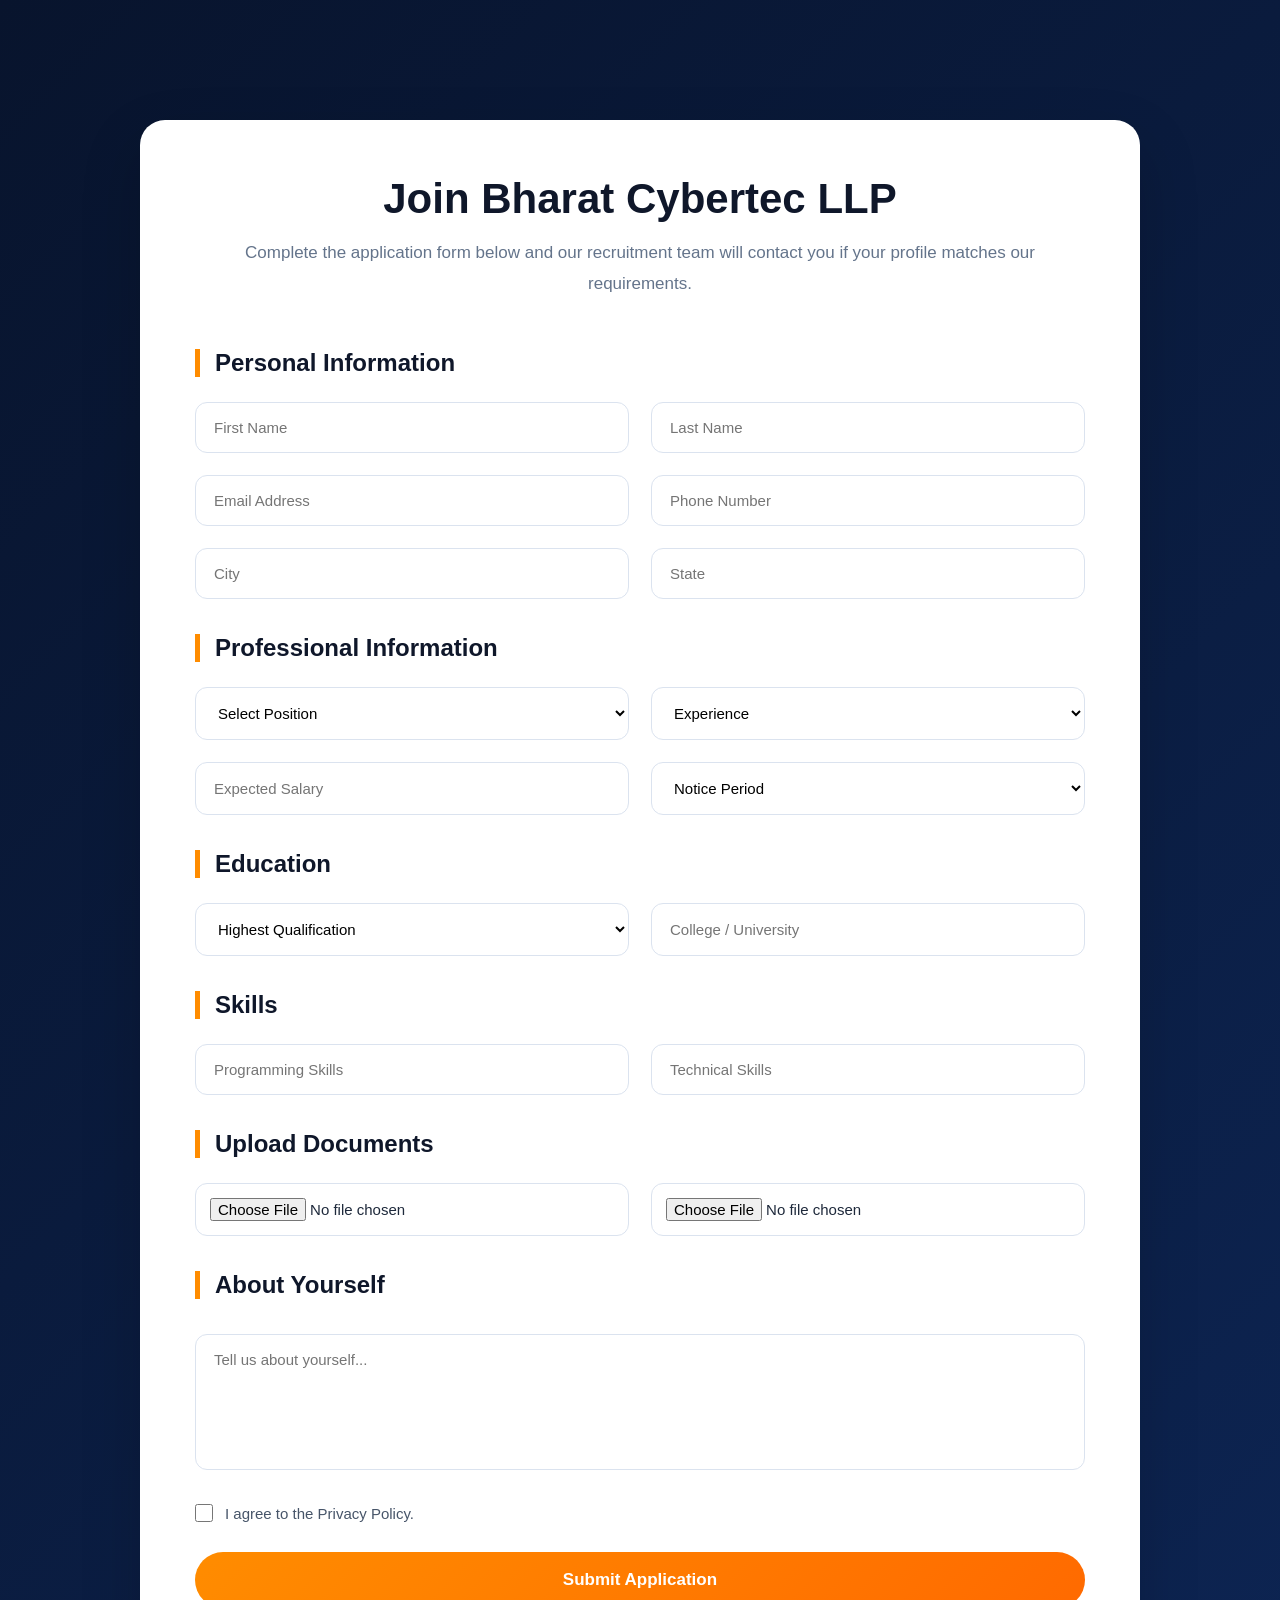
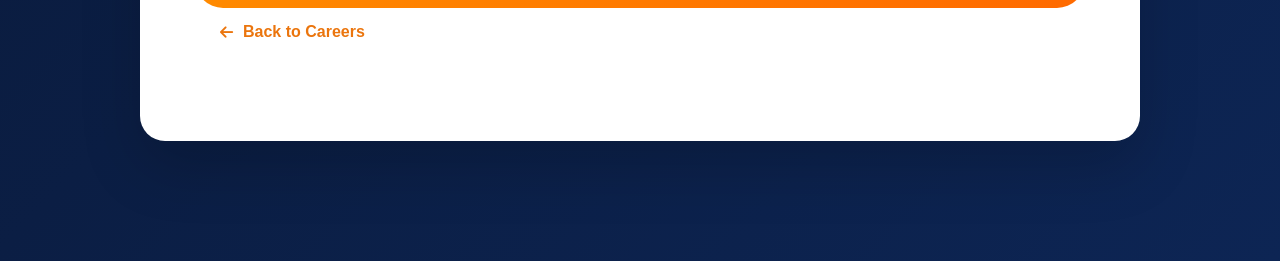
<file: career-form.html>
<!DOCTYPE html>
<html lang="en">

<head>

<meta charset="UTF-8">
<meta name="viewport" content="width=device-width, initial-scale=1.0">

<title>Career Application | Bharat Cybertec LLP</title>

<link rel="stylesheet" href="../assets/css/career-form.css">

<link rel="stylesheet"
href="https://cdnjs.cloudflare.com/ajax/libs/font-awesome/6.6.0/css/all.min.css">

</head>

<body>

<section class="application-page">

<div class="form-container">

<div class="form-title">

<h1>Join Bharat Cybertec LLP</h1>

<p>
Complete the application form below and our recruitment
team will contact you if your profile matches our requirements.
</p>

</div>

<form>

<h2>Personal Information</h2>

<div class="grid-2">

<input type="text" placeholder="First Name" required>

<input type="text" placeholder="Last Name" required>

<input type="email" placeholder="Email Address" required>

<input type="tel" placeholder="Phone Number" required>

<input type="text" placeholder="City">

<input type="text" placeholder="State">

</div>

<h2>Professional Information</h2>

<div class="grid-2">

<select required>

<option>Select Position</option>

<option>Java Full Stack Developer</option>

<option>Cyber Security Analyst</option>

<option>React Frontend Developer</option>

</select>

<select>

<option>Experience</option>

<option>Fresher</option>

<option>1 Year</option>

<option>2 Years</option>

<option>3+ Years</option>

</select>

<input type="text" placeholder="Expected Salary">

<select>

<option>Notice Period</option>

<option>Immediate</option>

<option>15 Days</option>

<option>30 Days</option>

<option>60 Days</option>

</select>

</div>

<h2>Education</h2>

<div class="grid-2">

<select>

<option>Highest Qualification</option>

<option>BCA</option>

<option>BCS</option>

<option>B.Tech</option>

<option>MCA</option>

<option>M.Tech</option>

</select>

<input type="text" placeholder="College / University">

</div>

<h2>Skills</h2>

<div class="grid-2">

<input type="text"
placeholder="Programming Skills">

<input type="text"
placeholder="Technical Skills">

</div>

<h2>Upload Documents</h2>

<div class="grid-2">

<input type="file" accept=".pdf">

<input type="file" accept=".pdf">

</div>

<h2>About Yourself</h2>

<textarea
placeholder="Tell us about yourself..."
rows="6"></textarea>

<label class="check">

<input type="checkbox" required>

I agree to the Privacy Policy.

</label>

<button type="submit">

Submit Application

</button>

</form>
<div class="back-btn-wrapper">

    <a href="career.html" class="back-btn">

        <i class="fa-solid fa-arrow-left"></i>

        Back to Careers

    </a>

</div>

</div>

</section>

</body>

</html>
</file>
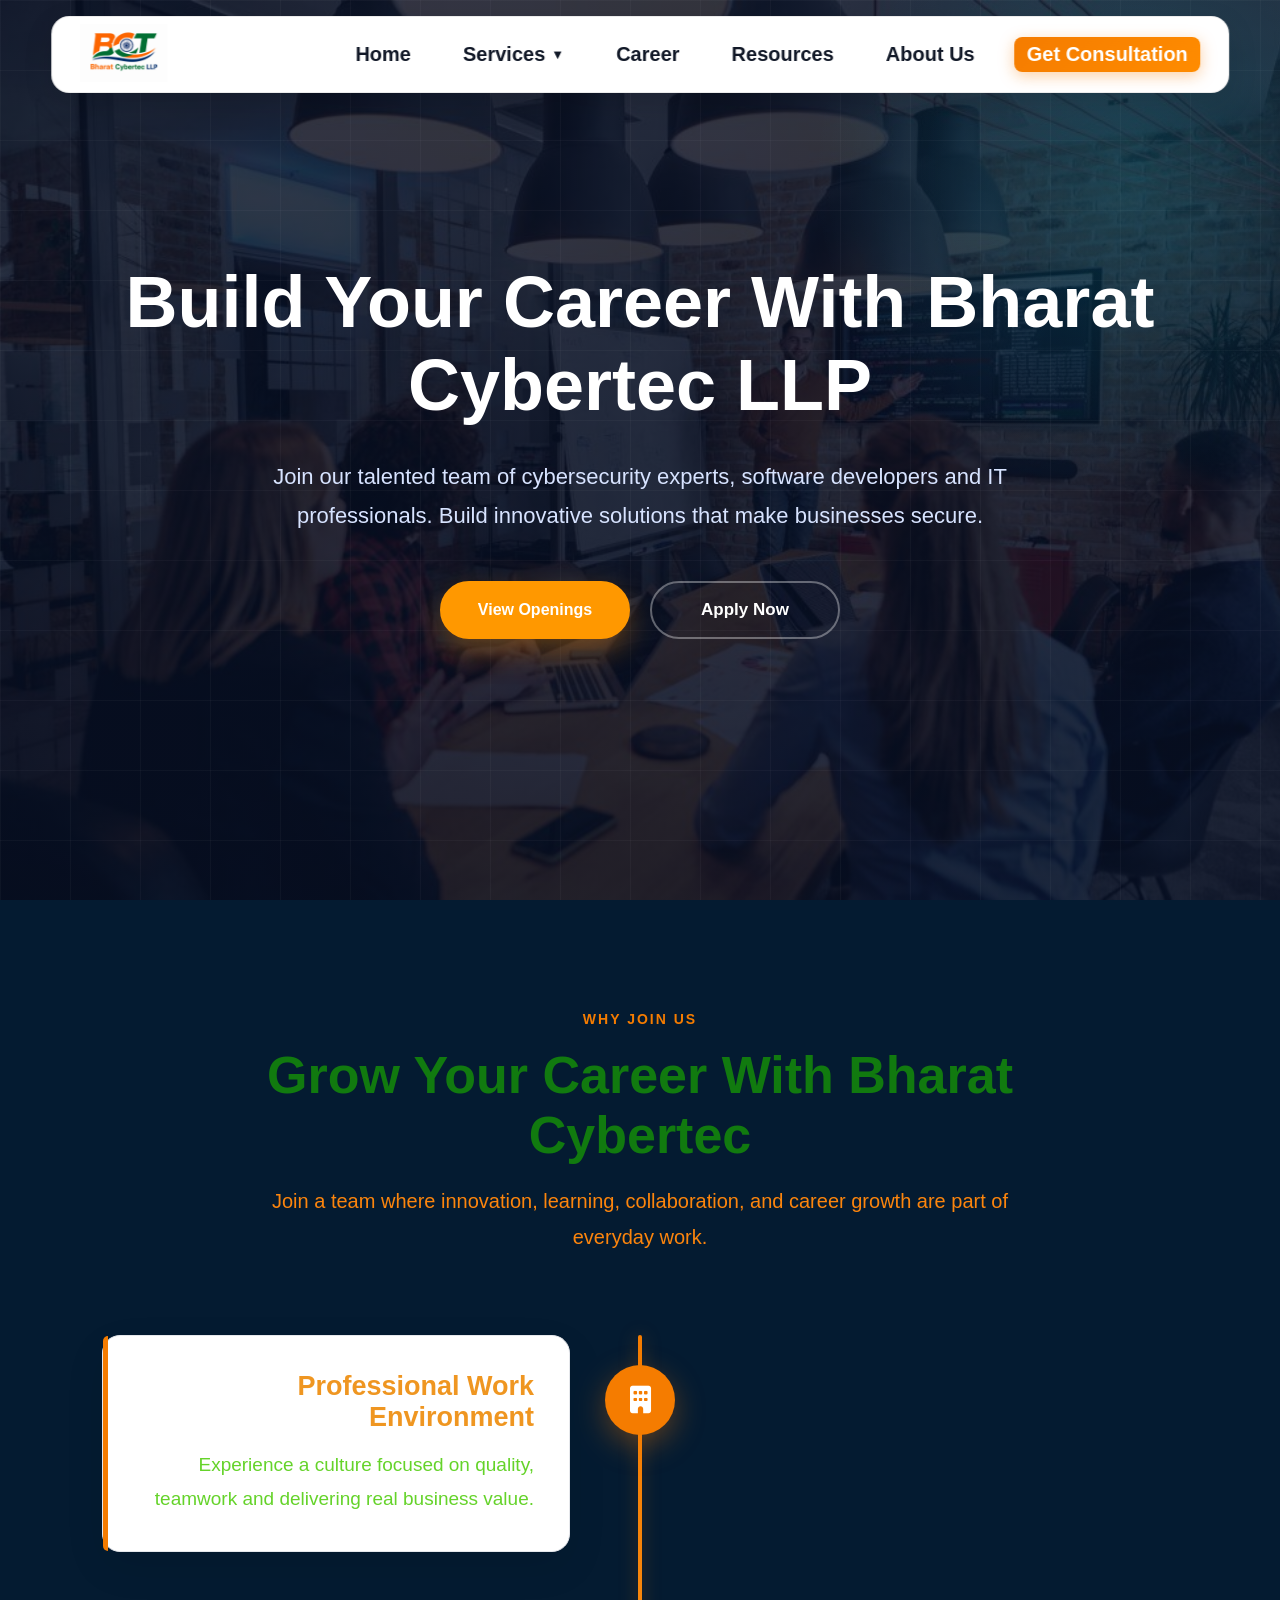
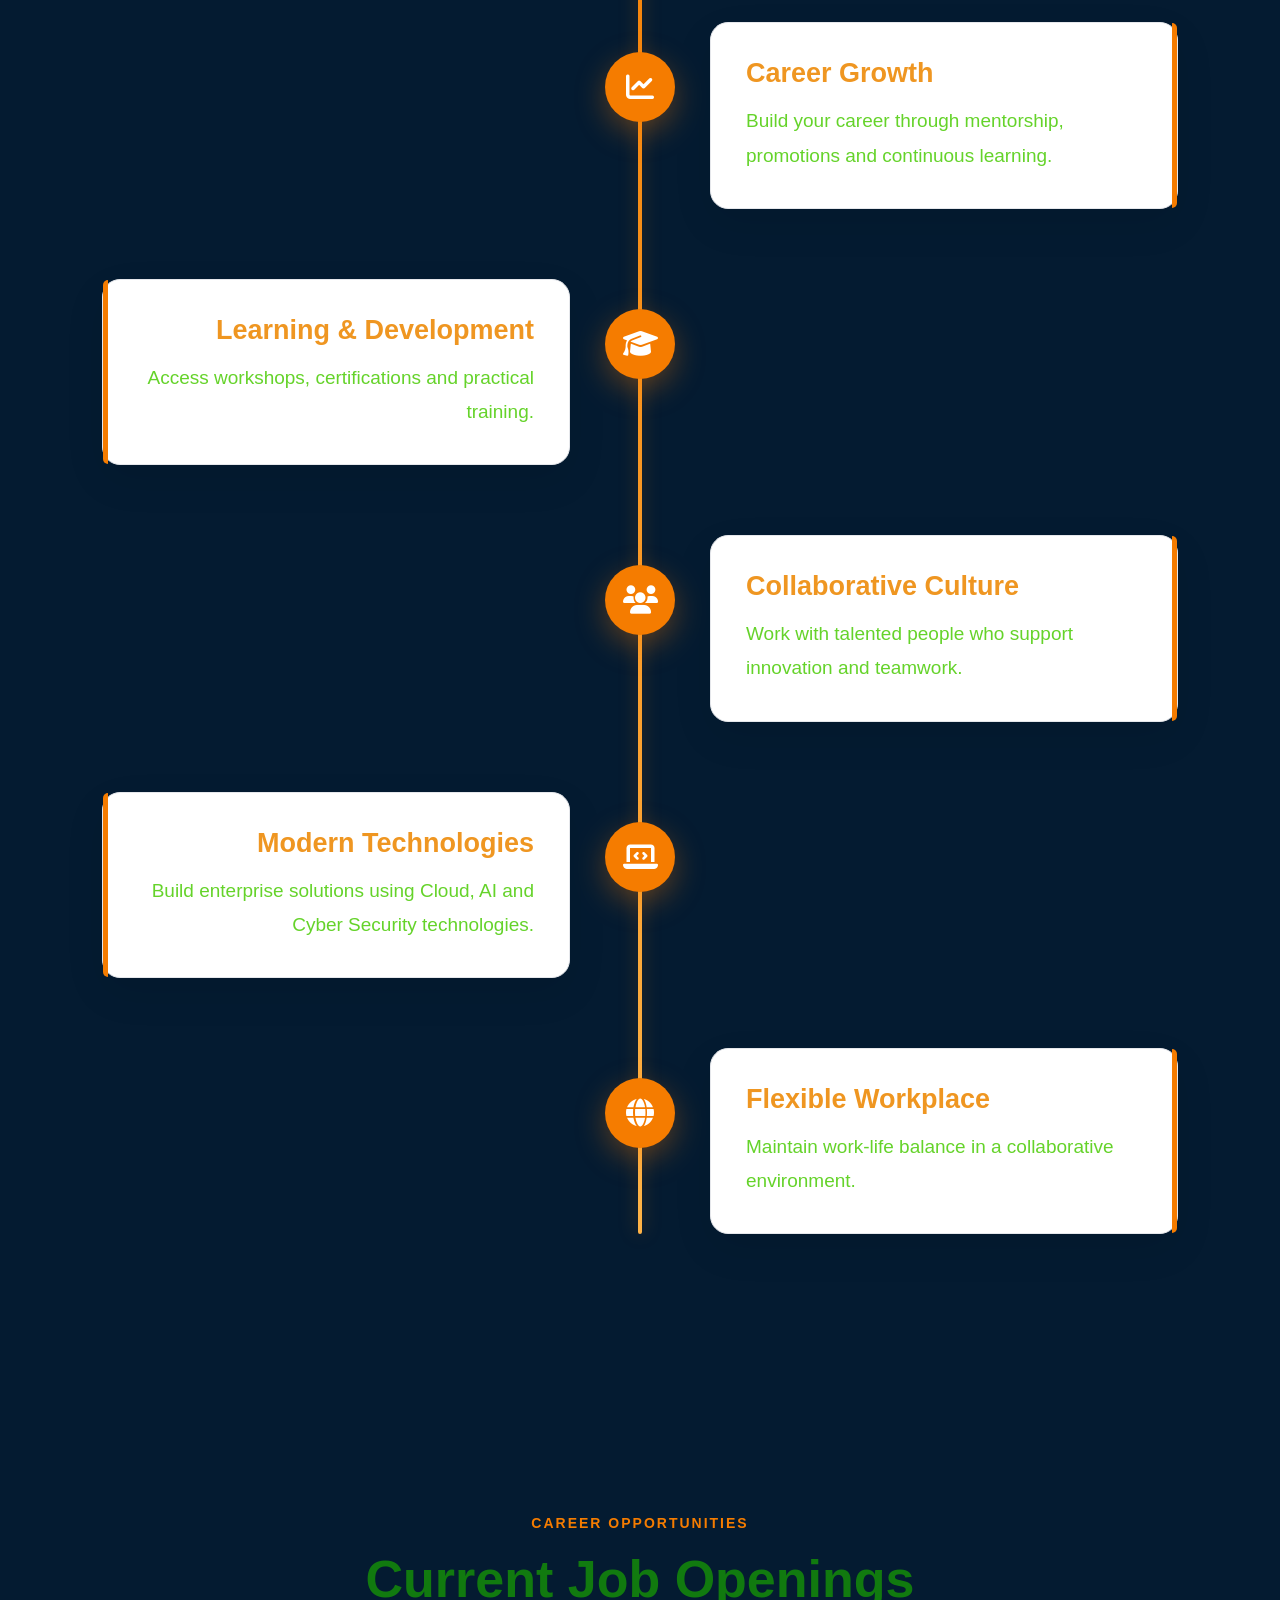
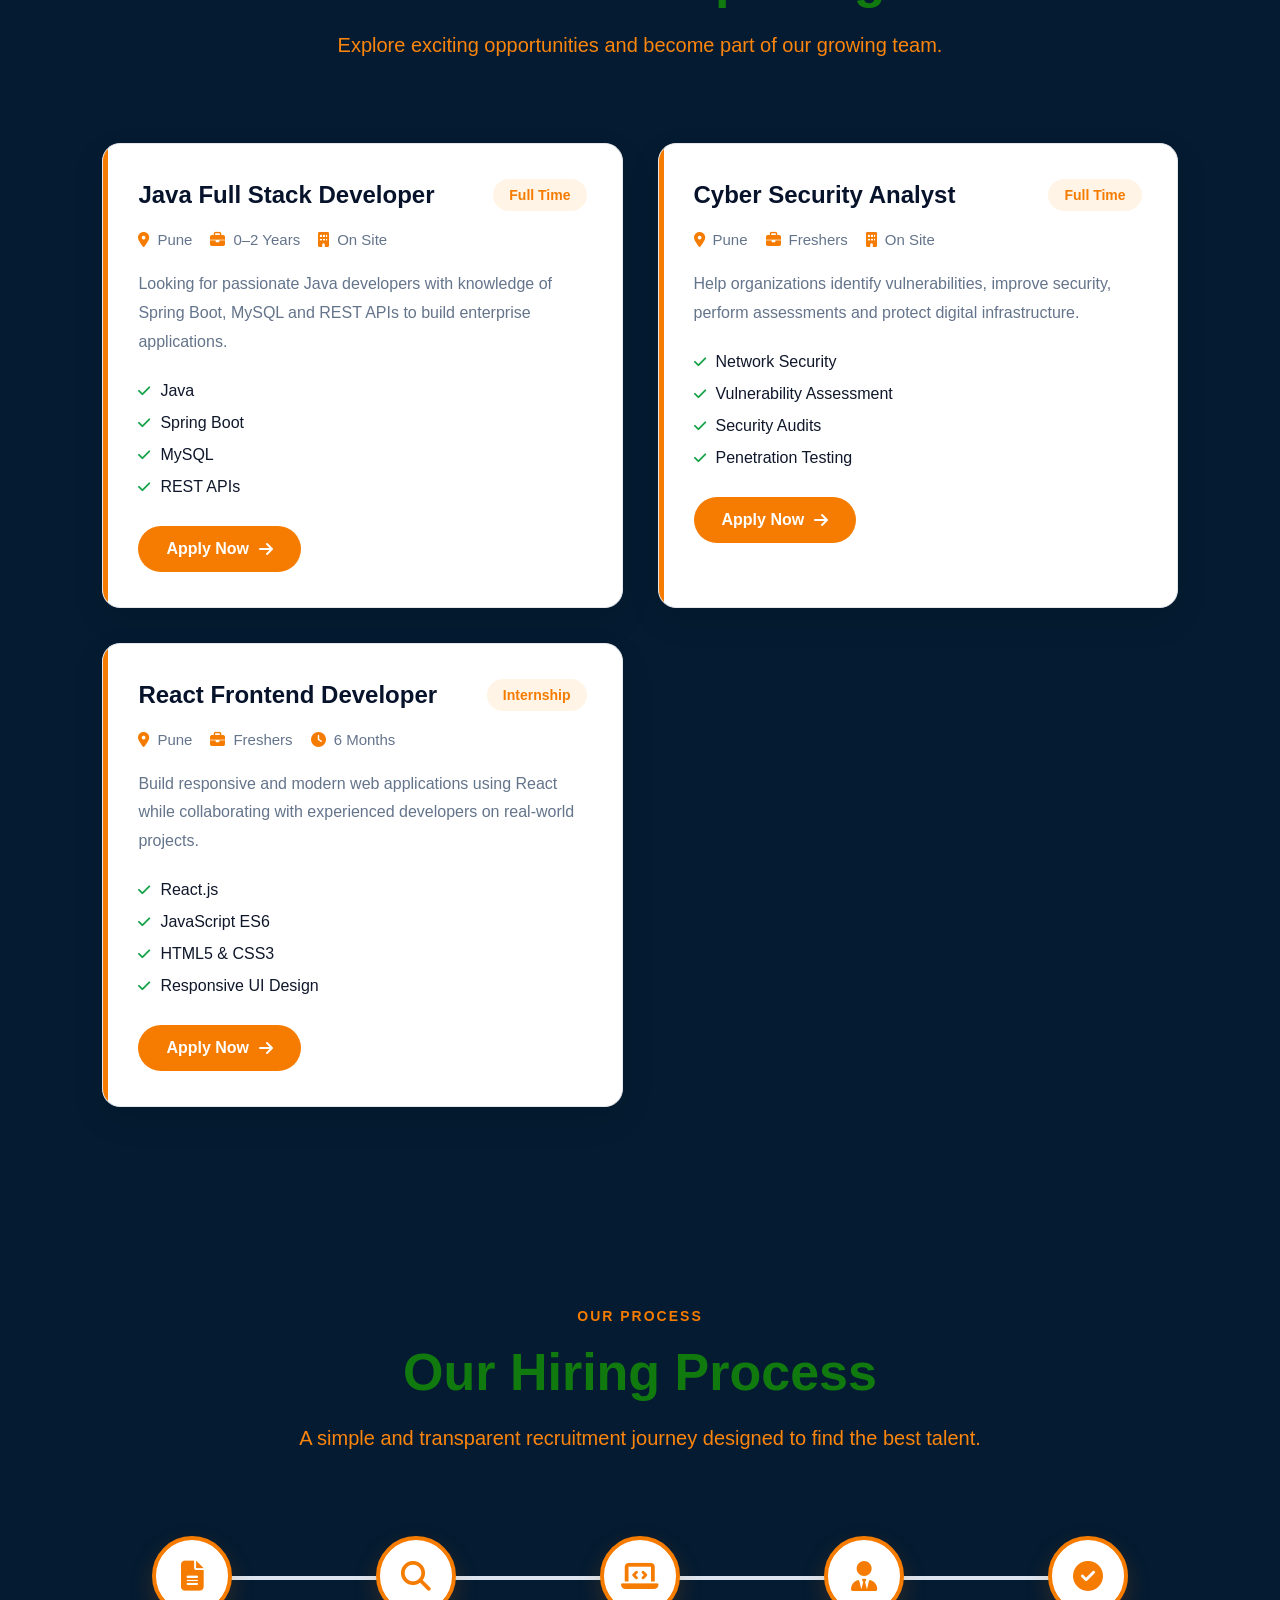
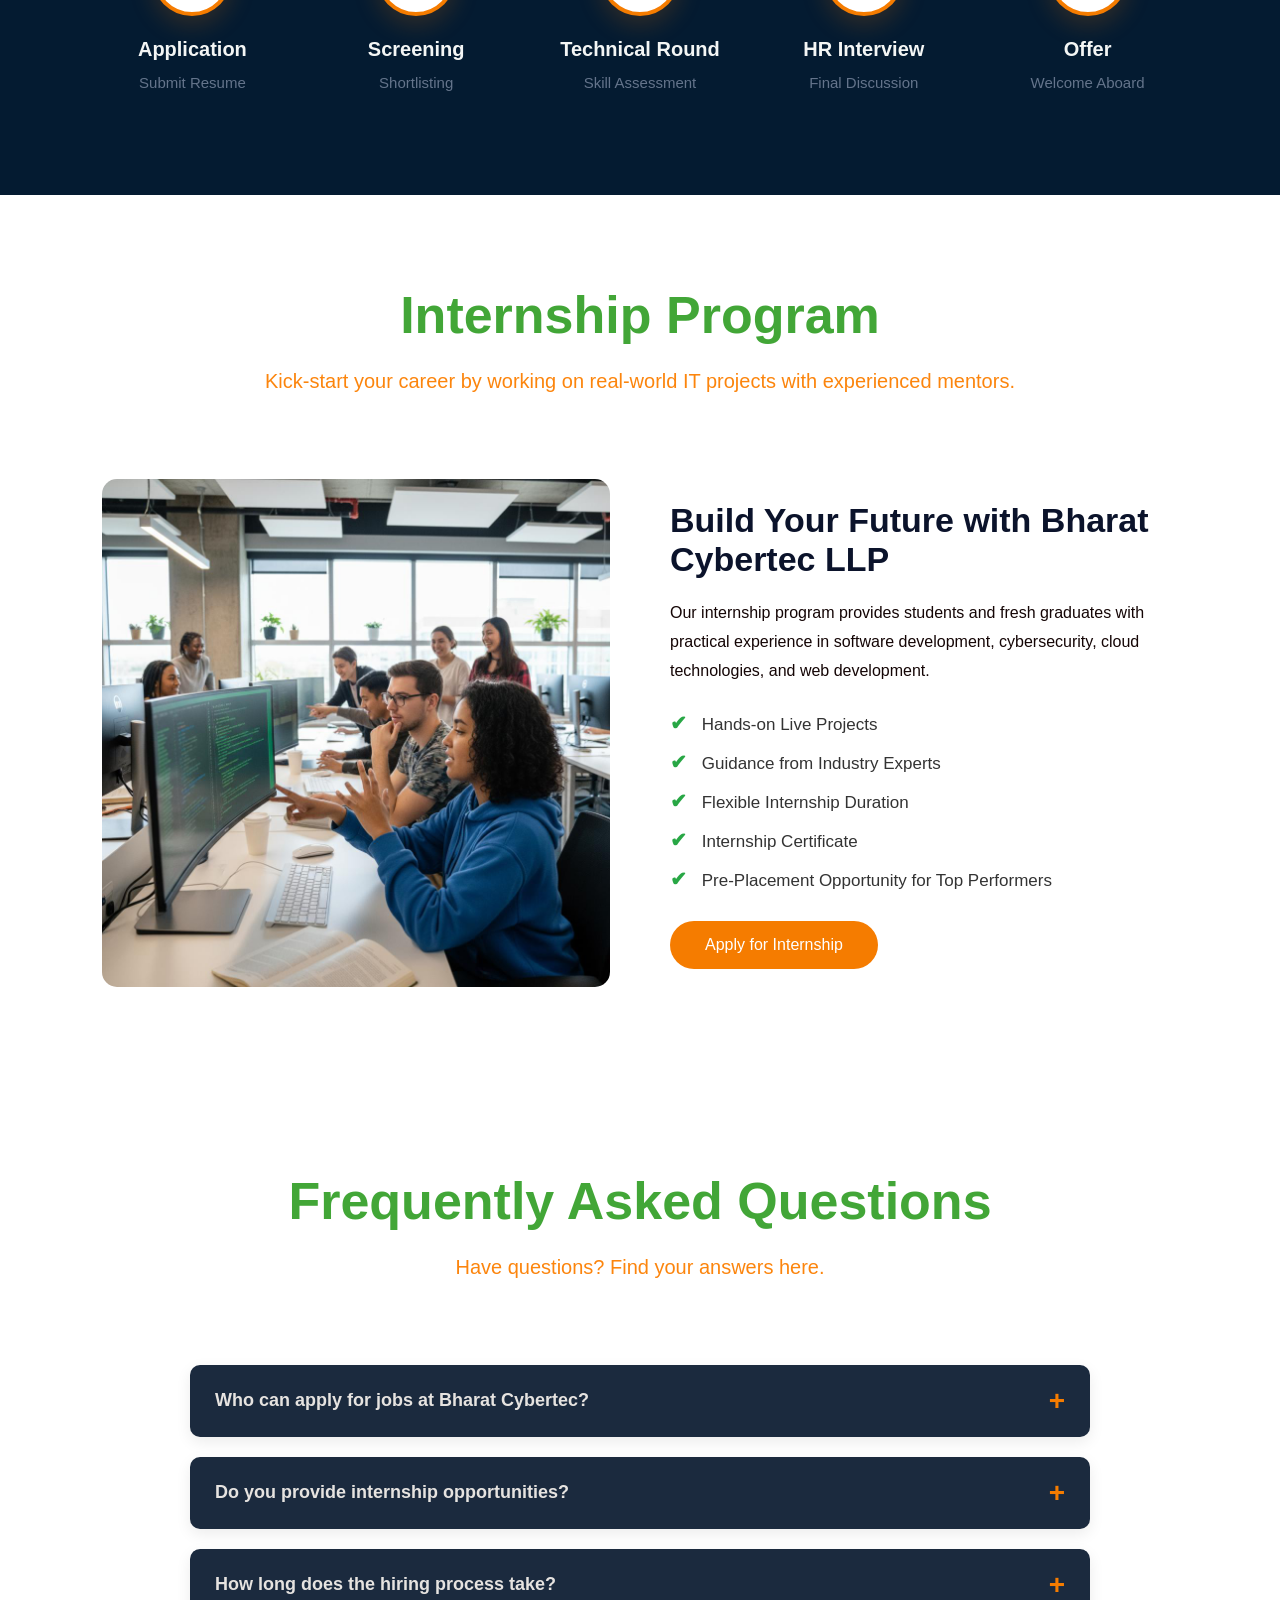
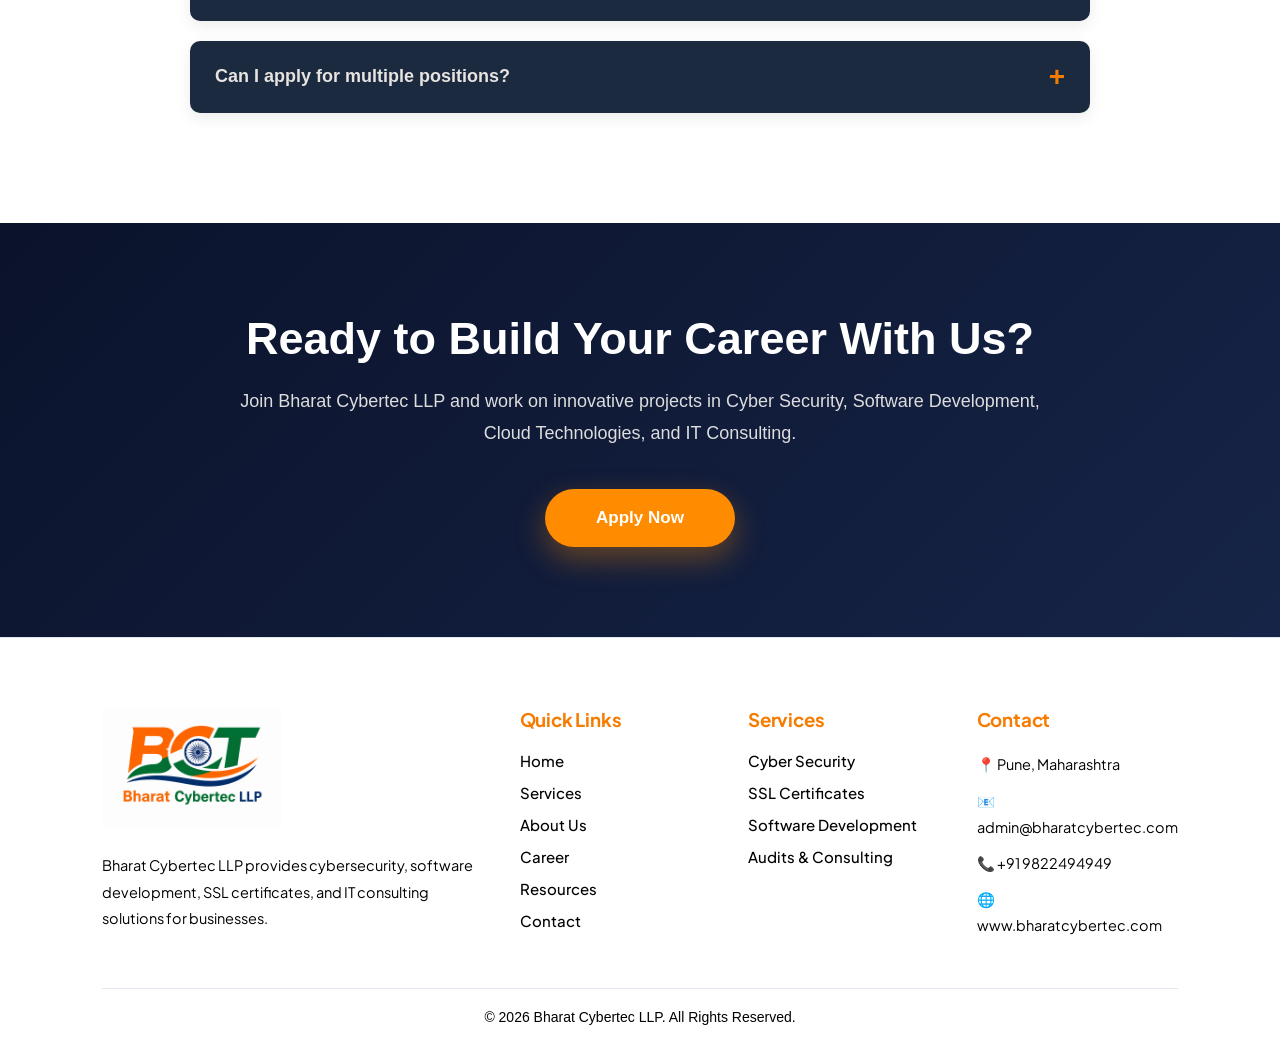
<file: career.html>
<!DOCTYPE html>
<html lang="en">
<head>
    <meta charset="UTF-8">
    <meta name="viewport" content="width=device-width, initial-scale=1.0">
    <title>Document</title>
    <link rel="stylesheet" href="../assets/css/style.css">
    <link rel="stylesheet" href="../assets/css/career.css">
    <link rel="stylesheet" href="https://cdnjs.cloudflare.com/ajax/libs/font-awesome/6.7.2/css/all.min.css">
</head>
<body>

    <!-- ================= Navbar ================= -->

<nav class="navbar">

    <div class="container">

        <a href="home.html" class="logo">
            <img src="../assets/image/logo3.png" alt="Bharat Cybertec LLP">
        </a>

        <div class="menu-toggle" id="menuToggle">
            ☰
        </div>

        <ul class="nav-menu" id="navMenu">

          <li><a href="home.html">Home</a></li>

<li class="dropdown">

<a href="#">
    Services
    <span class="arrow">▼</span>
</a>

<ul class="dropdown-menu">

<li>
<a href="cyber-security.html">
Cyber Security
</a>
</li>

<li>
<a href="ssl-certificates.html">
SSL Certificates
</a>
</li>


<li>
<a href="audits-consulting.html">
Audits & Consulting
</a>
</li>


<li>
<a href="software-development.html">
Software Development
</a>
</li>



</ul>

</li>

<li><a href="career.html">Career</a></li>

<li><a href="resources.html">Resources</a></li>

<li><a href="about.html">About Us</a></li>

<li>
    <a href="contact.html" class="consultation-btn">
        Get Consultation
    </a>
</li>
        </ul>

    </div>

</nav>

<script src="../assets/js/togglebtn.js"></script>
    <!-- Career Hero -->

<section class="career-hero">

    <div class="career-overlay">

        <h1>Build Your Career With Bharat Cybertec LLP</h1>

        <p>
            Join our talented team of cybersecurity experts,
            software developers and IT professionals.
            Build innovative solutions that make businesses secure.
        </p>

      <div class="hero-buttons">

    <a href="#jobs" class="btn-primary">
        View Openings
    </a>

    <a href="career-form.html" class="btn-outline">
        Apply Now
    </a>

</div>

    </div>

</section>

<!-- Why Join Bharat Cybertec -->
<section class="why-join">

    <div class="section-title">
        <span class="section-tag">WHY JOIN US</span>

        <h2>Grow Your Career With Bharat Cybertec</h2>

        <p>
            Join a team where innovation, learning, collaboration,
            and career growth are part of everyday work.
        </p>
    </div>

    <div class="career-timeline">

        <!-- 1 -->
        <div class="timeline-item left">

            <div class="timeline-icon">
                <i class="fa-solid fa-building"></i>
            </div>

            <div class="timeline-content">
                <h3>Professional Work Environment</h3>

                <p>
                    Experience a culture focused on quality,
                    teamwork and delivering real business value.
                </p>
            </div>

        </div>

        <!-- 2 -->

        <div class="timeline-item right">

            <div class="timeline-icon">
                <i class="fa-solid fa-chart-line"></i>
            </div>

            <div class="timeline-content">
                <h3>Career Growth</h3>

                <p>
                    Build your career through mentorship,
                    promotions and continuous learning.
                </p>
            </div>

        </div>

        <!-- 3 -->

        <div class="timeline-item left">

            <div class="timeline-icon">
                <i class="fa-solid fa-graduation-cap"></i>
            </div>

            <div class="timeline-content">
                <h3>Learning & Development</h3>

                <p>
                    Access workshops,
                    certifications and practical training.
                </p>
            </div>

        </div>

        <!-- 4 -->

        <div class="timeline-item right">

            <div class="timeline-icon">
                <i class="fa-solid fa-users"></i>
            </div>

            <div class="timeline-content">
                <h3>Collaborative Culture</h3>

                <p>
                    Work with talented people
                    who support innovation and teamwork.
                </p>
            </div>

        </div>

        <!-- 5 -->

        <div class="timeline-item left">

            <div class="timeline-icon">
                <i class="fa-solid fa-laptop-code"></i>
            </div>

            <div class="timeline-content">
                <h3>Modern Technologies</h3>

                <p>
                    Build enterprise solutions using
                    Cloud, AI and Cyber Security technologies.
                </p>
            </div>

        </div>

        <!-- 6 -->

        <div class="timeline-item right">

            <div class="timeline-icon">
                <i class="fa-solid fa-globe"></i>
            </div>

            <div class="timeline-content">
                <h3>Flexible Workplace</h3>

                <p>
                    Maintain work-life balance
                    in a collaborative environment.
                </p>
            </div>

        </div>

    </div>

</section>
<!--==============================
        CURRENT JOB OPENINGS
================================-->

<section class="job-openings" id="jobs">

    <div class="section-title">

        <span class="section-tag">CAREER OPPORTUNITIES</span>

        <h2>Current Job Openings</h2>

        <p>
            Explore exciting opportunities and become part of our growing team.
        </p>

    </div>

    <div class="jobs-container">

        <!--==============================
                JOB 1
        ================================-->

        <div class="job-card">

            <div class="job-header">

                <h3>Java Full Stack Developer</h3>

                <span class="job-type">Full Time</span>

            </div>

            <div class="job-meta">

                <span>
                    <i class="fa-solid fa-location-dot"></i>
                    Pune
                </span>

                <span>
                    <i class="fa-solid fa-briefcase"></i>
                    0–2 Years
                </span>

                <span>
                    <i class="fa-solid fa-building"></i>
                    On Site
                </span>

            </div>

            <p>
                Looking for passionate Java developers with knowledge of
                Spring Boot, MySQL and REST APIs to build enterprise
                applications.
            </p>

            <ul class="job-skills">

                <li><i class="fa-solid fa-check"></i> Java</li>

                <li><i class="fa-solid fa-check"></i> Spring Boot</li>

                <li><i class="fa-solid fa-check"></i> MySQL</li>

                <li><i class="fa-solid fa-check"></i> REST APIs</li>

            </ul>

            <a href="career-form.html" class="apply-btn">

                Apply Now

                <i class="fa-solid fa-arrow-right"></i>

            </a>

        </div>

        <!--==============================
                JOB 2
        ================================-->

        <div class="job-card">

            <div class="job-header">

                <h3>Cyber Security Analyst</h3>

                <span class="job-type">Full Time</span>

            </div>

            <div class="job-meta">

                <span>
                    <i class="fa-solid fa-location-dot"></i>
                    Pune
                </span>

                <span>
                    <i class="fa-solid fa-briefcase"></i>
                    Freshers
                </span>

                <span>
                    <i class="fa-solid fa-building"></i>
                    On Site
                </span>

            </div>

            <p>
                Help organizations identify vulnerabilities, improve security,
                perform assessments and protect digital infrastructure.
            </p>

            <ul class="job-skills">

                <li><i class="fa-solid fa-check"></i> Network Security</li>

                <li><i class="fa-solid fa-check"></i> Vulnerability Assessment</li>

                <li><i class="fa-solid fa-check"></i> Security Audits</li>

                <li><i class="fa-solid fa-check"></i> Penetration Testing</li>

            </ul>

            <a href="career-form.html" class="apply-btn">

                Apply Now

                <i class="fa-solid fa-arrow-right"></i>

            </a>

        </div>

        <!--==============================
                JOB 3
        ================================-->

        <div class="job-card">

            <div class="job-header">

                <h3>React Frontend Developer</h3>

                <span class="job-type">Internship</span>

            </div>

            <div class="job-meta">

                <span>
                    <i class="fa-solid fa-location-dot"></i>
                    Pune
                </span>

                <span>
                    <i class="fa-solid fa-briefcase"></i>
                    Freshers
                </span>

                <span>
                    <i class="fa-solid fa-clock"></i>
                    6 Months
                </span>

            </div>

            <p>
                Build responsive and modern web applications using React while
                collaborating with experienced developers on real-world projects.
            </p>

            <ul class="job-skills">

                <li><i class="fa-solid fa-check"></i> React.js</li>

                <li><i class="fa-solid fa-check"></i> JavaScript ES6</li>

                <li><i class="fa-solid fa-check"></i> HTML5 & CSS3</li>

                <li><i class="fa-solid fa-check"></i> Responsive UI Design</li>

            </ul>

            <a href="career-form.html" class="apply-btn">

                Apply Now

                <i class="fa-solid fa-arrow-right"></i>

            </a>

        </div>

    </div>

</section>
        


<!-- ================= Hiring Process ================= -->

<!--=========================================
        HIRING PROCESS
==========================================-->

<section class="hiring-process">

    <div class="section-title">

        <span class="section-tag">OUR PROCESS</span>

        <h2>Our Hiring Process</h2>

        <p>
            A simple and transparent recruitment journey designed to find the best talent.
        </p>

    </div>

    <div class="process-line">

        <div class="process-step">

            <div class="process-icon">
                <i class="fa-solid fa-file-lines"></i>
            </div>

            <h4>Application</h4>

            <p>Submit Resume</p>

        </div>

        <div class="process-step">

            <div class="process-icon">
                <i class="fa-solid fa-magnifying-glass"></i>
            </div>

            <h4>Screening</h4>

            <p>Shortlisting</p>

        </div>

        <div class="process-step">

            <div class="process-icon">
                <i class="fa-solid fa-laptop-code"></i>
            </div>

            <h4>Technical Round</h4>

            <p>Skill Assessment</p>

        </div>

        <div class="process-step">

            <div class="process-icon">
                <i class="fa-solid fa-user-tie"></i>
            </div>

            <h4>HR Interview</h4>

            <p>Final Discussion</p>

        </div>

        <div class="process-step">

            <div class="process-icon">
                <i class="fa-solid fa-circle-check"></i>
            </div>

            <h4>Offer</h4>

            <p>Welcome Aboard</p>

        </div>

    </div>

</section>
<!-- ================= Internship Program ================= -->

<section class="internship">

    <div class="section-title">
        <h2>Internship Program</h2>
        <p>Kick-start your career by working on real-world IT projects with experienced mentors.</p>
    </div>

    <div class="internship-container">

        <div class="internship-image">
            <img src="../assets/image/internship.png" alt="Internship Program">
        </div>

        <div class="internship-content">

            <h3>Build Your Future with Bharat Cybertec LLP</h3>

            <p>
                Our internship program provides students and fresh graduates with
                practical experience in software development, cybersecurity,
                cloud technologies, and web development.
            </p>

            <ul>
              <li><span class="tick">✔</span> Hands-on Live Projects</li>
<li><span class="tick">✔</span> Guidance from Industry Experts</li>
<li><span class="tick">✔</span> Flexible Internship Duration</li>
<li><span class="tick">✔</span> Internship Certificate</li>
<li><span class="tick">✔</span> Pre-Placement Opportunity for Top Performers</li>
            </ul>

            <a href="#apply" class="intern-btn">
                Apply for Internship
            </a>

        </div>

    </div>

</section>

<!-- ================= Career FAQ ================= -->

<section class="career-faq">

    <div class="section-title">

        <h2>Frequently Asked Questions</h2>

        <p>Have questions? Find your answers here.</p>

    </div>

    <div class="faq-container">

        <div class="faq-item">

            <button class="faq-question">
                Who can apply for jobs at Bharat Cybertec?
                <span>+</span>
            </button>

            <div class="faq-answer">
                <p>
                    Freshers and experienced professionals with relevant
                    technical skills are welcome to apply.
                </p>
            </div>

        </div>

        <div class="faq-item">

            <button class="faq-question">
                Do you provide internship opportunities?
                <span>+</span>
            </button>

            <div class="faq-answer">
                <p>
                    Yes. We offer internships in Java Development,
                    Web Development and Cyber Security.
                </p>
            </div>

        </div>

        <div class="faq-item">

            <button class="faq-question">
                How long does the hiring process take?
                <span>+</span>
            </button>

            <div class="faq-answer">
                <p>
                    Generally, the recruitment process takes
                    1–2 weeks depending on the position.
                </p>
            </div>

        </div>

        <div class="faq-item">

            <button class="faq-question">
                Can I apply for multiple positions?
                <span>+</span>
            </button>

            <div class="faq-answer">
                <p>
                    Yes. You may apply for multiple roles if your
                    qualifications match the job requirements.
                </p>
            </div>

        </div>

    </div>

</section>

<script src="../assets/js/faq.js"></script>

<!-- ================= Career CTA ================= -->

<section class="career-cta">

    <div class="career-cta-content">

        <h2>Ready to Build Your Career With Us?</h2>

        <p>
            Join Bharat Cybertec LLP and work on innovative projects in
            Cyber Security, Software Development, Cloud Technologies,
            and IT Consulting.
        </p>

        <div class="career-cta-buttons">

    <a href="career-form.html" class="btn-primary">
        Apply Now
    </a>

</div>

    </div>

</section>

<!-- ================= Footer ================= -->

<footer class="footer">

    <div class="footer-container">

        <!-- Company -->

        <div class="footer-box">

            <img src="../assets/image/logo3.png" alt="Logo" class="footer-logo">

            <p>
                Bharat Cybertec LLP provides cybersecurity,
                software development, SSL certificates,
                and IT consulting solutions for businesses.
            </p>

        </div>

        <!-- Quick Links -->

        <div class="footer-box">

            <h3>Quick Links</h3>

            <ul>
                <li><a href="home.html">Home</a></li>
                <li><a href="services.html">Services</a></li>
                <li><a href="about.html">About Us</a></li>
                <li><a href="career.html">Career</a></li>
                <li><a href="resources.html">Resources</a></li>
                <li><a href="contact.html">Contact</a></li>
            </ul>

        </div>

        <!-- Services -->

        <div class="footer-box">

            <h3>Services</h3>

            <ul>
                <li><a href="#">Cyber Security</a></li>
                <li><a href="#">SSL Certificates</a></li>
                <li><a href="#">Software Development</a></li>
                <li><a href="#">Audits & Consulting</a></li>
            </ul>

        </div>

        <!-- Contact -->

        <div class="footer-box">

            <h3>Contact</h3>

            <p>📍 Pune, Maharashtra</p>
            <p>📧 admin@bharatcybertec.com</p>
            <p>📞 +91 9822494949</p>
            <p>🌐 www.bharatcybertec.com</p>

        </div>

    </div>

    <hr>

    <div class="footer-bottom">

        <p>© 2026 Bharat Cybertec LLP. All Rights Reserved.</p>

    </div>

</footer>



</body>
</html>
</file>
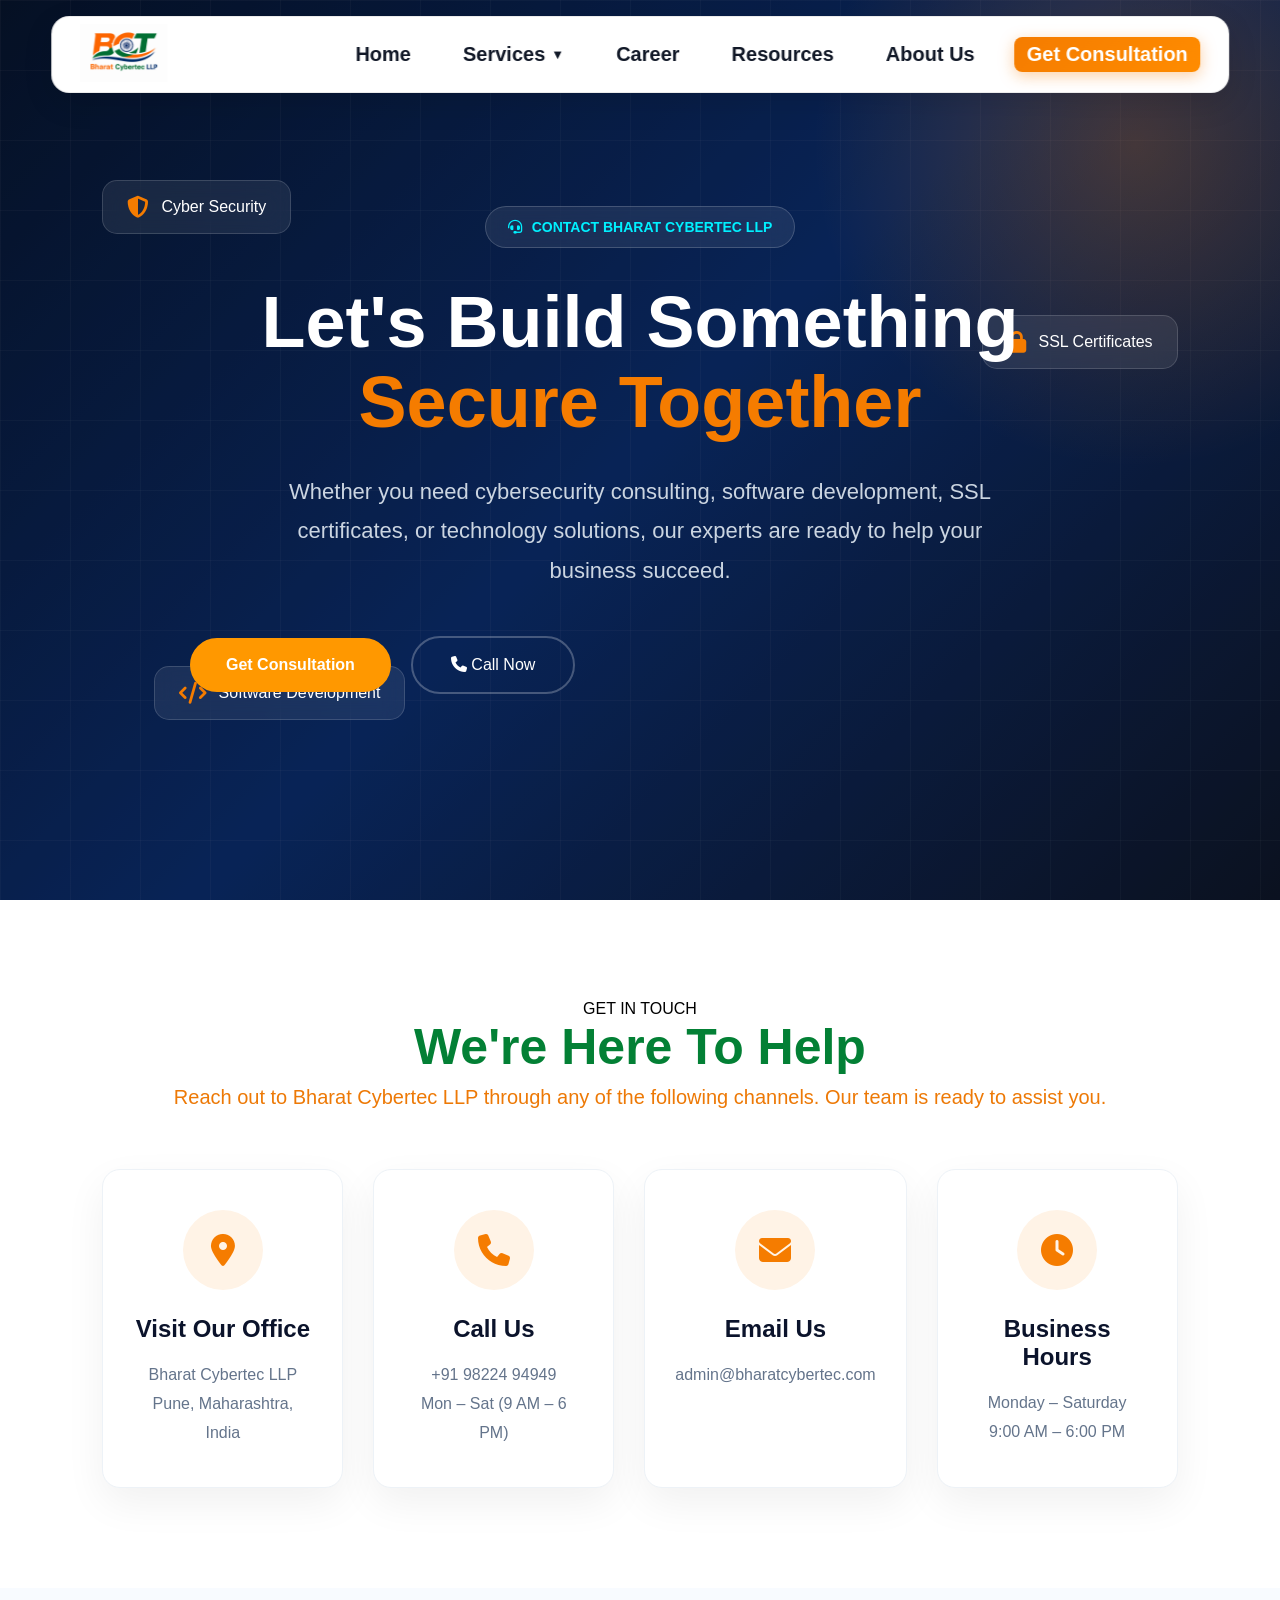
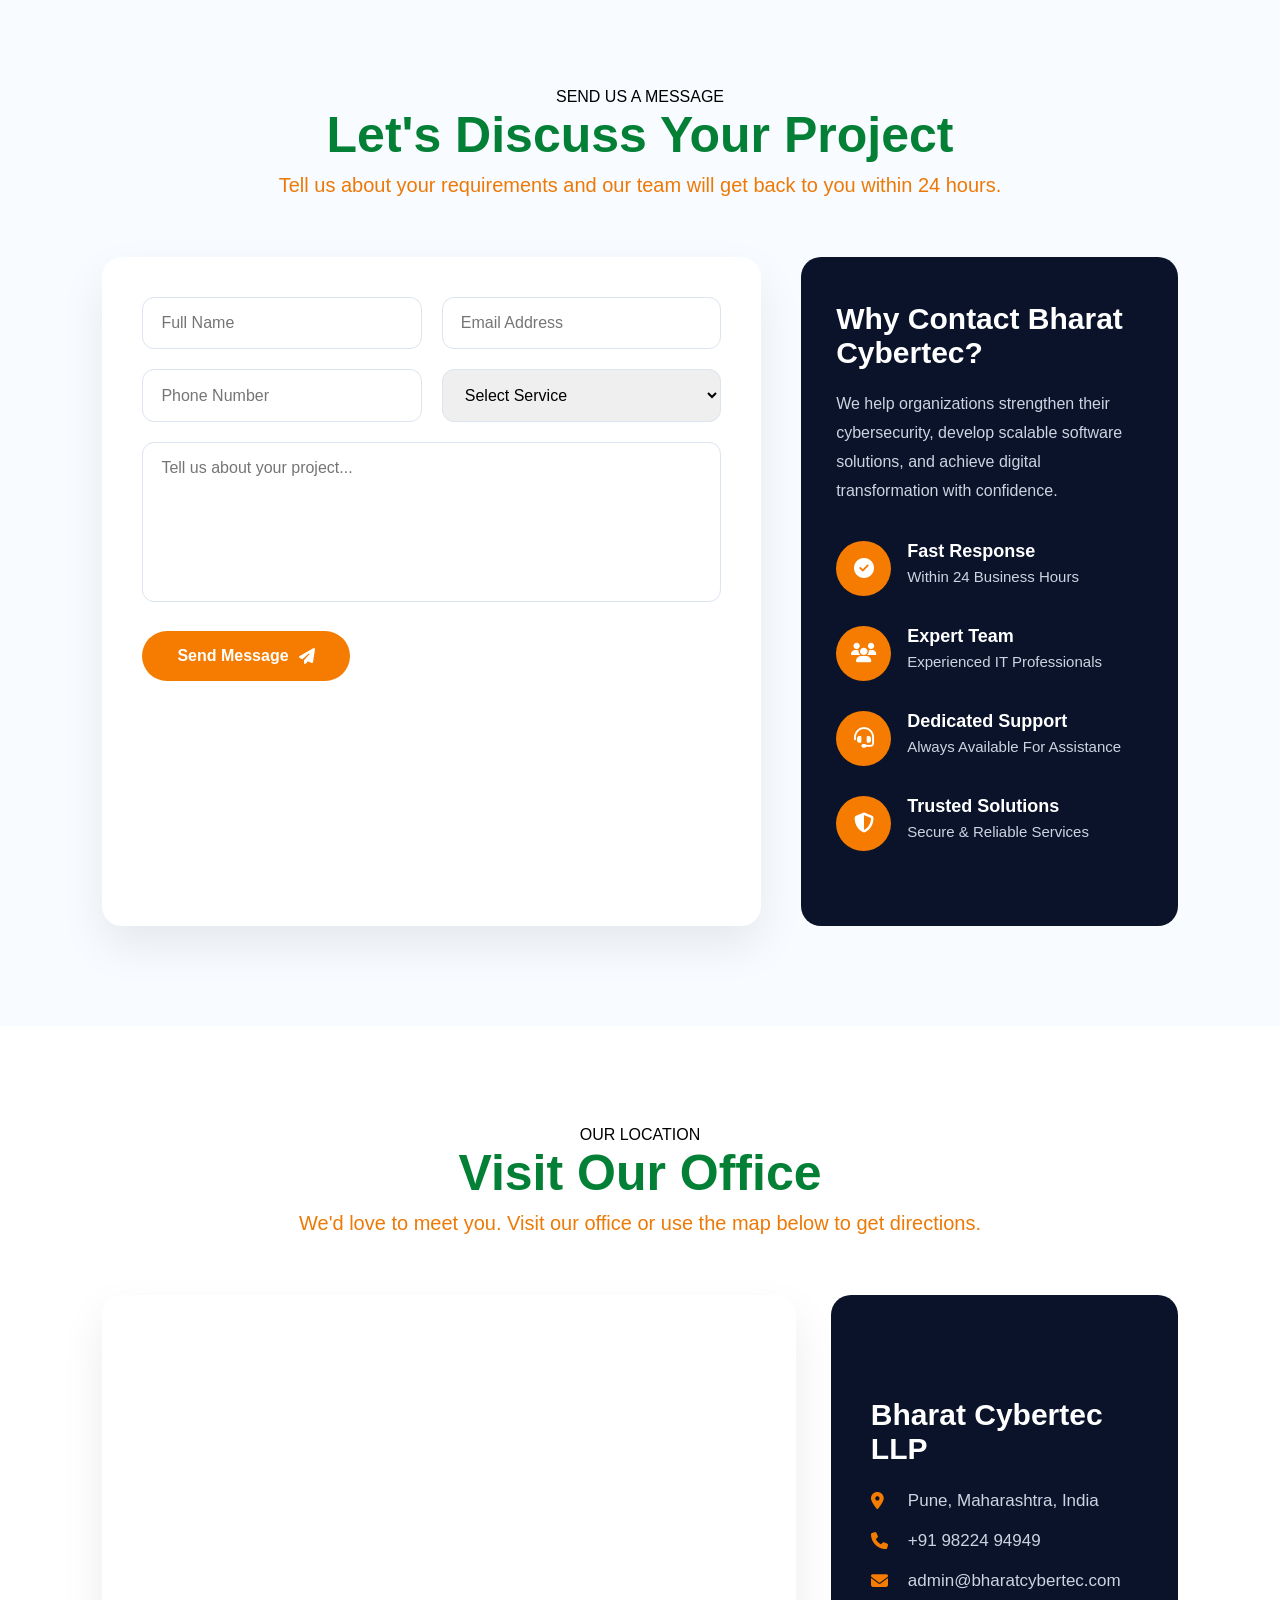
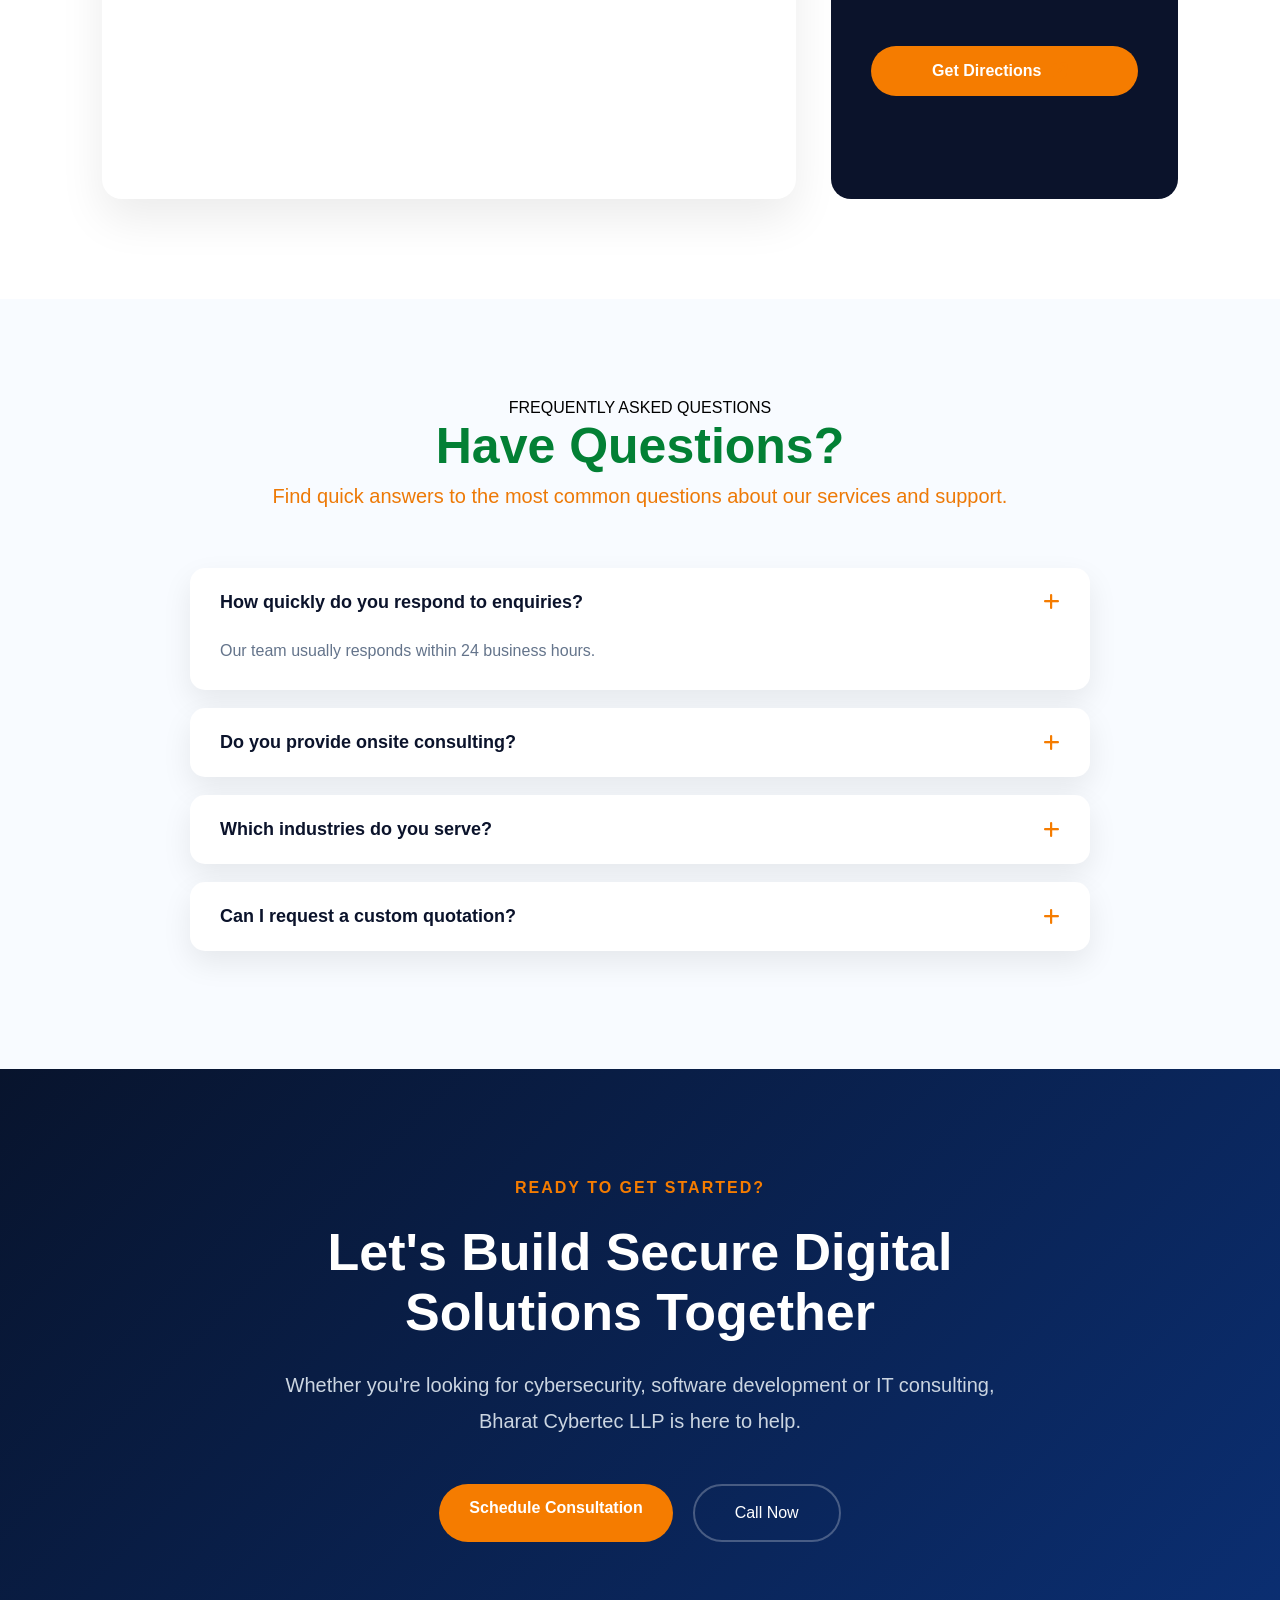
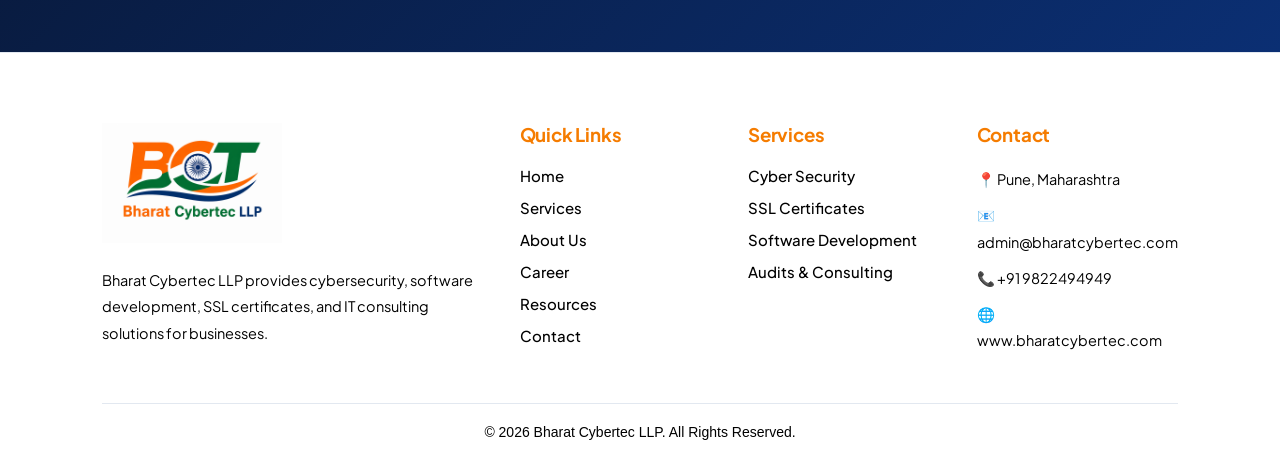
<file: contact.html>
<!DOCTYPE html>
<html lang="en">
<head>
    <meta charset="UTF-8">
    <meta name="viewport" content="width=device-width, initial-scale=1.0">
    <title>Document</title>
    <link rel="stylesheet" href="../assets/css/contactus.css">
    <link rel="stylesheet" href="../assets/css/style.css">
        <link rel="stylesheet" href="https://cdnjs.cloudflare.com/ajax/libs/font-awesome/6.5.1/css/all.min.css">

</head>
<body>
     <nav class="navbar">

        <div class="container">

            <a href="#" class="logo">
                <img src="../assets/image/logo3.png" alt="Logo">
            </a>

            <div class="menu-toggle" id="menuToggle">
                ☰
            </div>

            <ul class="nav-menu" id="navMenu">

               <li><a href="home.html">Home</a></li>

<li class="dropdown">

<a href="#">
    Services
    <span class="arrow">▼</span>
</a>

<ul class="dropdown-menu">

<li>
<a href="cyber-security.html">
Cyber Security
</a>
</li>

<li>
<a href="ssl-certificates.html">
SSL Certificates
</a>
</li>


<li>
<a href="audits-consulting.html">
Audits & Consulting
</a>
</li>


<li>
<a href="software-development.html">
Software Development
</a>
</li>



</ul>

</li>

<li><a href="career.html">Career</a></li>

<li><a href="resources.html">Resources</a></li>

<li><a href="about.html">About Us</a></li>

<li>
    <a href="contact.html" class="consultation-btn">
        Get Consultation
    </a>
</li>

            </ul>

        </div>

    </nav>

    <script src="../assets/js/togglebtn.js"></script>



    <!-- ================= Contact Hero ================= -->

<!--==============================
CONTACT HERO
===============================-->

<section class="contact-hero">

    <div class="hero-overlay"></div>

    <div class="contact-content">

        <span class="hero-tag">
            <i class="fa-solid fa-headset"></i>
            CONTACT BHARAT CYBERTEC LLP
        </span>

        <h1>
            Let's Build Something
            <span>Secure Together</span>
        </h1>

        <p>
            Whether you need cybersecurity consulting, software development,
            SSL certificates, or technology solutions, our experts are ready
            to help your business succeed.
        </p>

        <div class="hero-buttons">

            <a href="#contact-form" class="btn-primary">
                Get Consultation
            </a>

            <a href="tel:+919822494949" class="btn-secondary">

                <i class="fa-solid fa-phone"></i>

                Call Now

            </a>

        </div>

    </div>

    <!-- Floating Cards -->

    <div class="floating-card card1">

        <i class="fa-solid fa-shield-halved"></i>

        Cyber Security

    </div>

    <div class="floating-card card2">

        <i class="fa-solid fa-code"></i>

        Software Development

    </div>

    <div class="floating-card card3">

        <i class="fa-solid fa-lock"></i>

        SSL Certificates

    </div>

</section>
<!--==============================
CONTACT INFORMATION
===============================-->

<section class="contact-info">

    <div class="section-title">

        <span>GET IN TOUCH</span>

        <h2>We're Here To Help</h2>

        <p>
            Reach out to Bharat Cybertec LLP through any of the following
            channels. Our team is ready to assist you.
        </p>

    </div>

    <div class="contact-grid">

        <!-- Address -->

        <div class="contact-card">

            <div class="contact-icon">

                <i class="fa-solid fa-location-dot"></i>

            </div>

            <h3>Visit Our Office</h3>

            <p>
                Bharat Cybertec LLP<br>
                Pune, Maharashtra, India
            </p>

        </div>

        <!-- Phone -->

        <div class="contact-card">

            <div class="contact-icon">

                <i class="fa-solid fa-phone"></i>

            </div>

            <h3>Call Us</h3>

            <p>

                +91 98224 94949<br>

                Mon – Sat (9 AM – 6 PM)

            </p>

        </div>

        <!-- Email -->

        <div class="contact-card">

            <div class="contact-icon">

                <i class="fa-solid fa-envelope"></i>

            </div>

            <h3>Email Us</h3>

            <p>

                admin@bharatcybertec.com

            </p>

        </div>

        <!-- Hours -->

        <div class="contact-card">

            <div class="contact-icon">

                <i class="fa-solid fa-clock"></i>

            </div>

            <h3>Business Hours</h3>

            <p>

                Monday – Saturday

                <br>

                9:00 AM – 6:00 PM

            </p>

        </div>

    </div>

</section>
<!--==================================
CONTACT FORM
===================================-->

<section class="contact-form-section" id="contact-form">

    <div class="section-title">

        <span>SEND US A MESSAGE</span>

        <h2>Let's Discuss Your Project</h2>

        <p>
            Tell us about your requirements and our team will get back to you
            within 24 hours.
        </p>

    </div>

    <div class="contact-wrapper">

        <!-- Left Side -->

        <div class="contact-form-box">

            <form>

                <div class="form-row">

                    <input type="text" placeholder="Full Name" required>

                    <input type="email" placeholder="Email Address" required>

                </div>

                <div class="form-row">

                    <input type="tel" placeholder="Phone Number">

                    <select required>

                        <option>Select Service</option>

                        <option>Cyber Security</option>

                        <option>Software Development</option>

                        <option>SSL Certificates</option>

                        <option>Audits & Consulting</option>

                        <option>Other</option>

                    </select>

                </div>

                <textarea rows="7"
                    placeholder="Tell us about your project..."
                    required></textarea>

                <button type="submit" class="send-btn">

                    Send Message

                    <i class="fa-solid fa-paper-plane"></i>

                </button>

            </form>

        </div>

        <!-- Right Side -->

        <div class="company-info">

            <h3>Why Contact Bharat Cybertec?</h3>

            <p>

                We help organizations strengthen their cybersecurity,
                develop scalable software solutions, and achieve
                digital transformation with confidence.

            </p>

            <div class="info-item">

                <i class="fa-solid fa-circle-check"></i>

                <div>

                    <h4>Fast Response</h4>

                    <p>Within 24 Business Hours</p>

                </div>

            </div>

            <div class="info-item">

                <i class="fa-solid fa-users"></i>

                <div>

                    <h4>Expert Team</h4>

                    <p>Experienced IT Professionals</p>

                </div>

            </div>

            <div class="info-item">

                <i class="fa-solid fa-headset"></i>

                <div>

                    <h4>Dedicated Support</h4>

                    <p>Always Available For Assistance</p>

                </div>

            </div>

            <div class="info-item">

                <i class="fa-solid fa-shield-halved"></i>

                <div>

                    <h4>Trusted Solutions</h4>

                    <p>Secure & Reliable Services</p>

                </div>

            </div>

        </div>

    </div>

</section>

<!--==================================
GOOGLE MAP
===================================-->

<section class="map-section">

    <div class="section-title">

        <span>OUR LOCATION</span>

        <h2>Visit Our Office</h2>

        <p>
            We'd love to meet you. Visit our office or use the map below
            to get directions.
        </p>

    </div>

    <div class="map-wrapper">

        <div class="map-box">

            <!-- Replace with your Google Maps iframe -->

            <iframe
                src="https://www.google.com/maps/embed?pb=YOUR_MAP_LINK"
                allowfullscreen=""
                loading="lazy">
            </iframe>

        </div>

        <div class="map-info">

            <h3>Bharat Cybertec LLP</h3>

            <p>

                <i class="fa-solid fa-location-dot"></i>

                Pune, Maharashtra, India

            </p>

            <p>

                <i class="fa-solid fa-phone"></i>

                +91 98224 94949

            </p>

            <p>

                <i class="fa-solid fa-envelope"></i>

                admin@bharatcybertec.com

            </p>

            <a href="#" class="direction-btn">

                Get Directions

                <i class="fa-solid fa-arrow-up-right-from-square"></i>

            </a>

        </div>

    </div>

</section>
<!--==================================
CONTACT FAQ
===================================-->

<section class="contact-faq">

    <div class="section-title">

        <span>FREQUENTLY ASKED QUESTIONS</span>

        <h2>Have Questions?</h2>

        <p>
            Find quick answers to the most common questions about our
            services and support.
        </p>

    </div>

    <div class="faq-container">

        <div class="faq-item active">

            <button class="faq-question">

                How quickly do you respond to enquiries?

                <i class="fa-solid fa-plus"></i>

            </button>

            <div class="faq-answer">

                <p>
                    Our team usually responds within 24 business hours.
                </p>

            </div>

        </div>

        <div class="faq-item">

            <button class="faq-question">

                Do you provide onsite consulting?

                <i class="fa-solid fa-plus"></i>

            </button>

            <div class="faq-answer">

                <p>
                    Yes. We provide both onsite and remote consulting
                    depending on project requirements.
                </p>

            </div>

        </div>

        <div class="faq-item">

            <button class="faq-question">

                Which industries do you serve?

                <i class="fa-solid fa-plus"></i>

            </button>

            <div class="faq-answer">

                <p>
                    We work with Healthcare, Finance, Manufacturing,
                    Retail, Education, Government and many more.
                </p>

            </div>

        </div>

        <div class="faq-item">

            <button class="faq-question">

                Can I request a custom quotation?

                <i class="fa-solid fa-plus"></i>

            </button>

            <div class="faq-answer">

                <p>
                    Absolutely. Contact us with your requirements and
                    we'll prepare a tailored proposal.
                </p>

            </div>

        </div>

    </div>

</section>

<script src="../assets/js/faq.js"></script>
<!--==================================
FINAL CTA
===================================-->

<section class="contact-cta">

    <div class="cta-content">

        <span>READY TO GET STARTED?</span>

        <h2>

            Let's Build Secure Digital
            Solutions Together

        </h2>

        <p>

            Whether you're looking for cybersecurity,
            software development or IT consulting,
            Bharat Cybertec LLP is here to help.

        </p>

        <div class="cta-buttons">

            <a href="#contact-form" class="cta-btn">

                Schedule Consultation

            </a>

            <a href="tel:+919822494949" class="cta-outline">

                Call Now

            </a>

        </div>

    </div>

</section>
<!-- Footer Section -->

<footer class="footer">

    <div class="footer-container">

        <!-- Company -->
        <div class="footer-box">
            <img src="../assets/image/logo3.png" alt="Logo" class="footer-logo">

            <p>
                Bharat Cybertec LLP provides cybersecurity,
                software development, SSL certificates,
                and IT consulting solutions for businesses.
            </p>
        </div>

        <!-- Quick Links -->
        <div class="footer-box">

            <h3>Quick Links</h3>

           <ul>
    <li><a href="home.html">Home</a></li>
    <li><a href="services.html">Services</a></li>
    <li><a href="about.html">About Us</a></li>
    <li><a href="career.html">Career</a></li>
    <li><a href="resources.html">Resources</a></li>
    <li><a href="contact.html">Contact</a></li>
</ul>

        </div>

        <!-- Services -->
        <div class="footer-box">

            <h3>Services</h3>

            <ul>
                <li><a href="#">Cyber Security</a></li>
                <li><a href="#">SSL Certificates</a></li>
                <li><a href="#">Software Development</a></li>
                <li><a href="#">Audits & Consulting</a></li>
            </ul>

        </div>

        <!-- Contact -->
        <div class="footer-box">

            <h3>Contact</h3>

            <p>📍 Pune, Maharashtra</p>
            <p>📧 admin@bharatcybertec.com</p>
            <p>📞 +91 9822494949</p>
            <p>🌐 www.bharatcybertec.com</p>

        </div>

    </div>

    <hr>

    <div class="footer-bottom">

        <p>
            © 2026 Bharat Cybertec LLP. All Rights Reserved.
        </p>

    </div>

</footer>

</body>
</html>
</file>
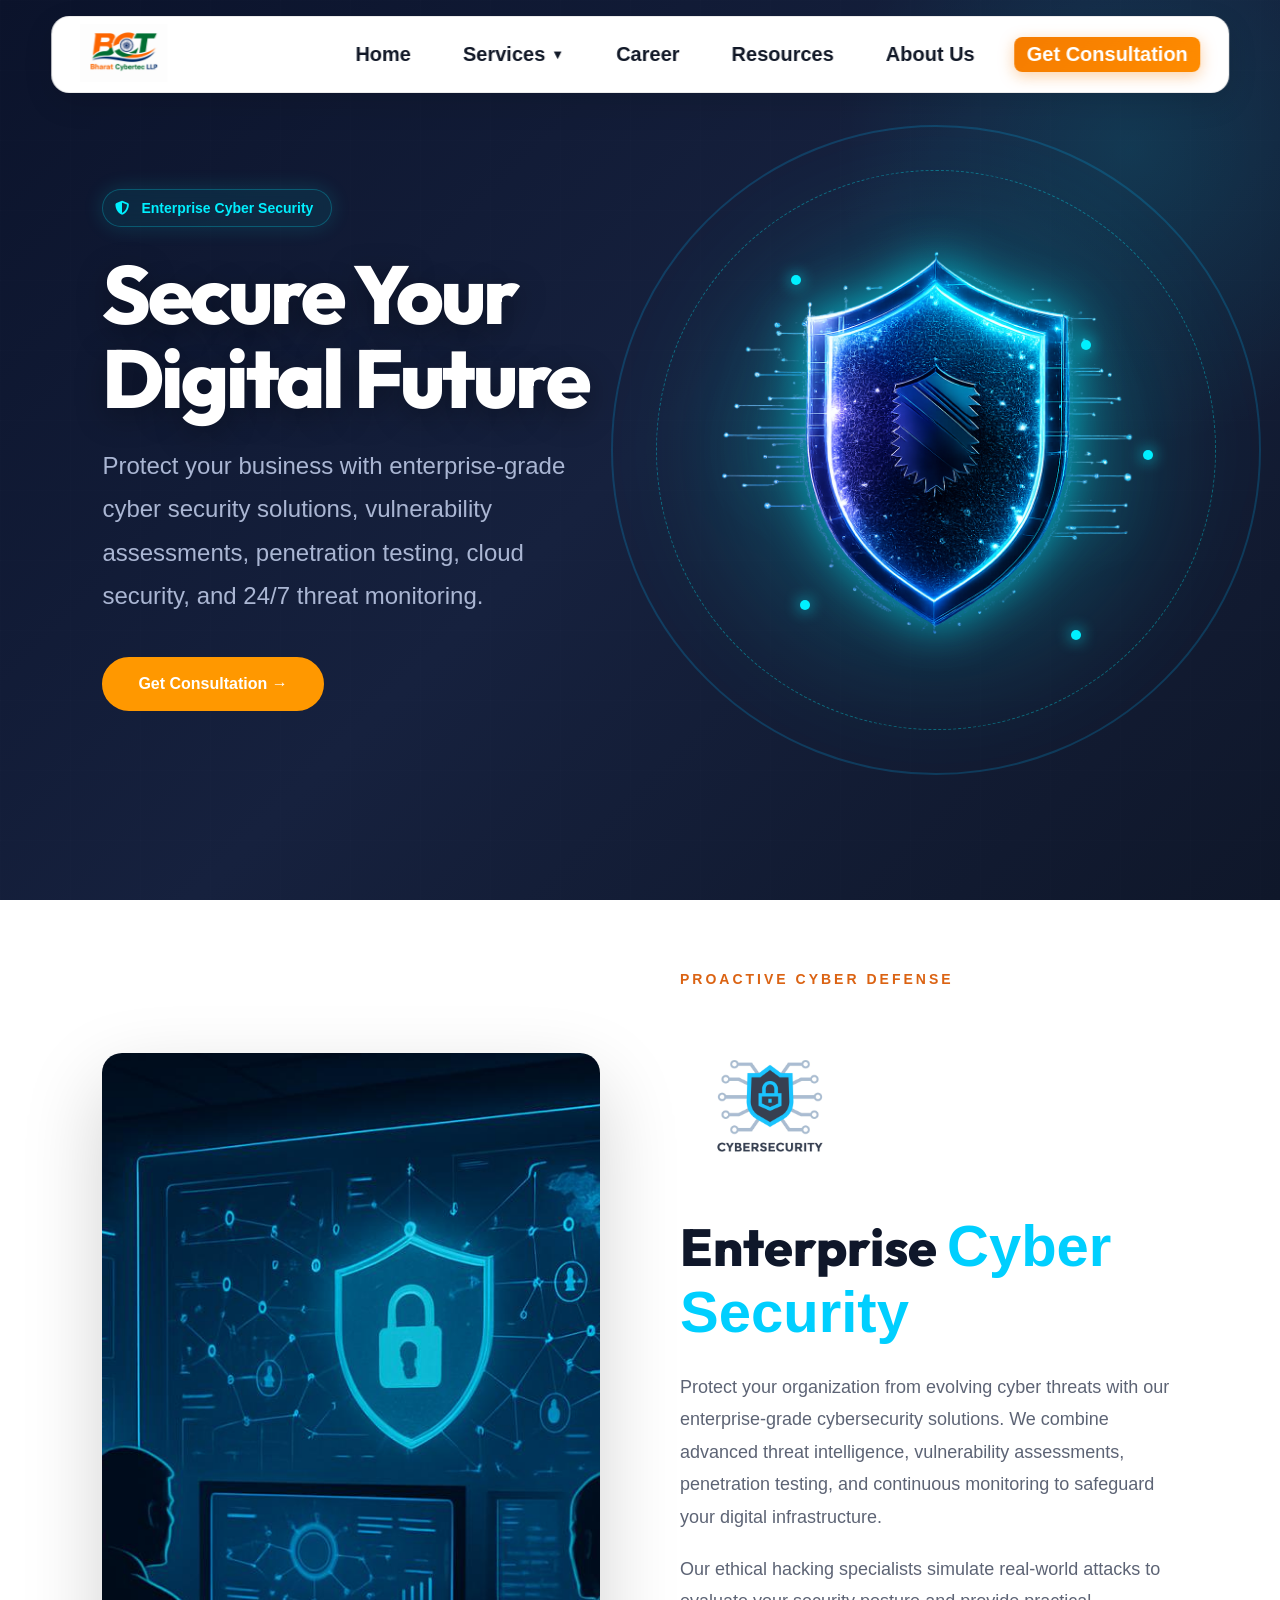
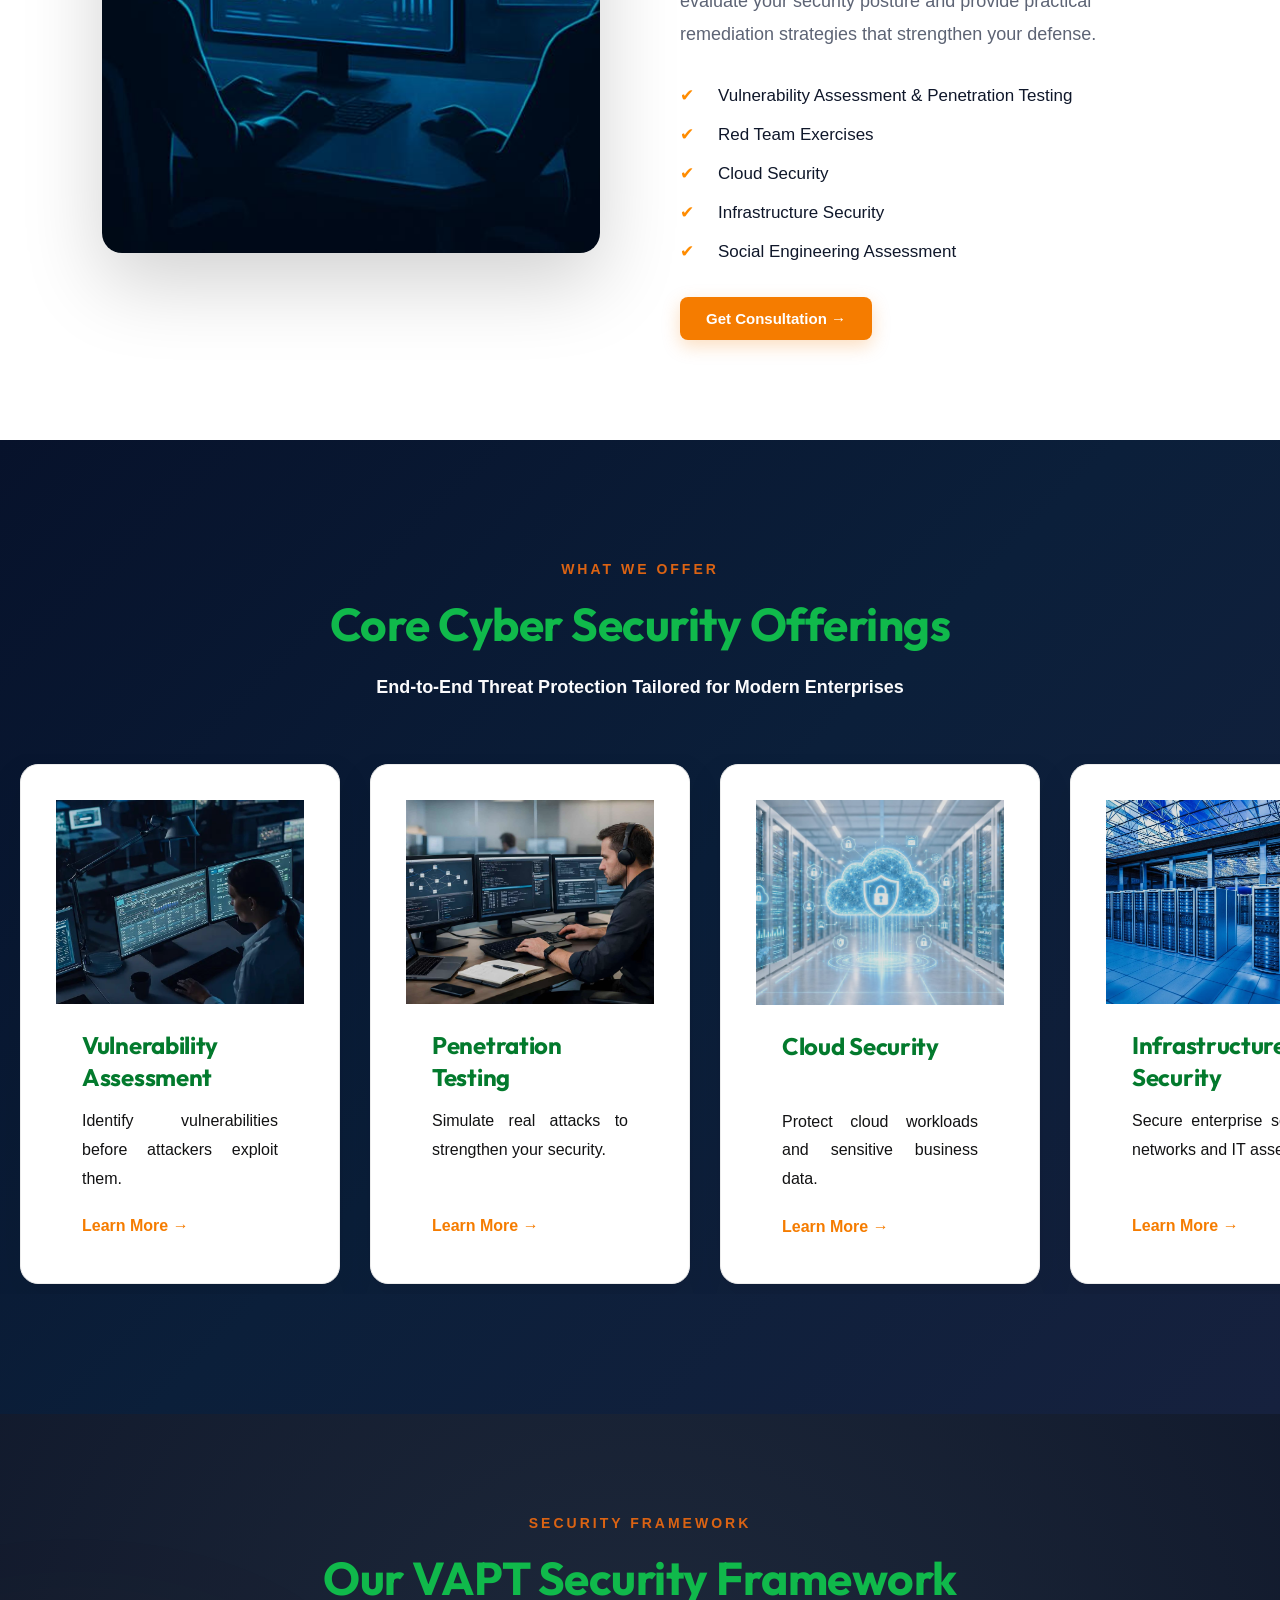
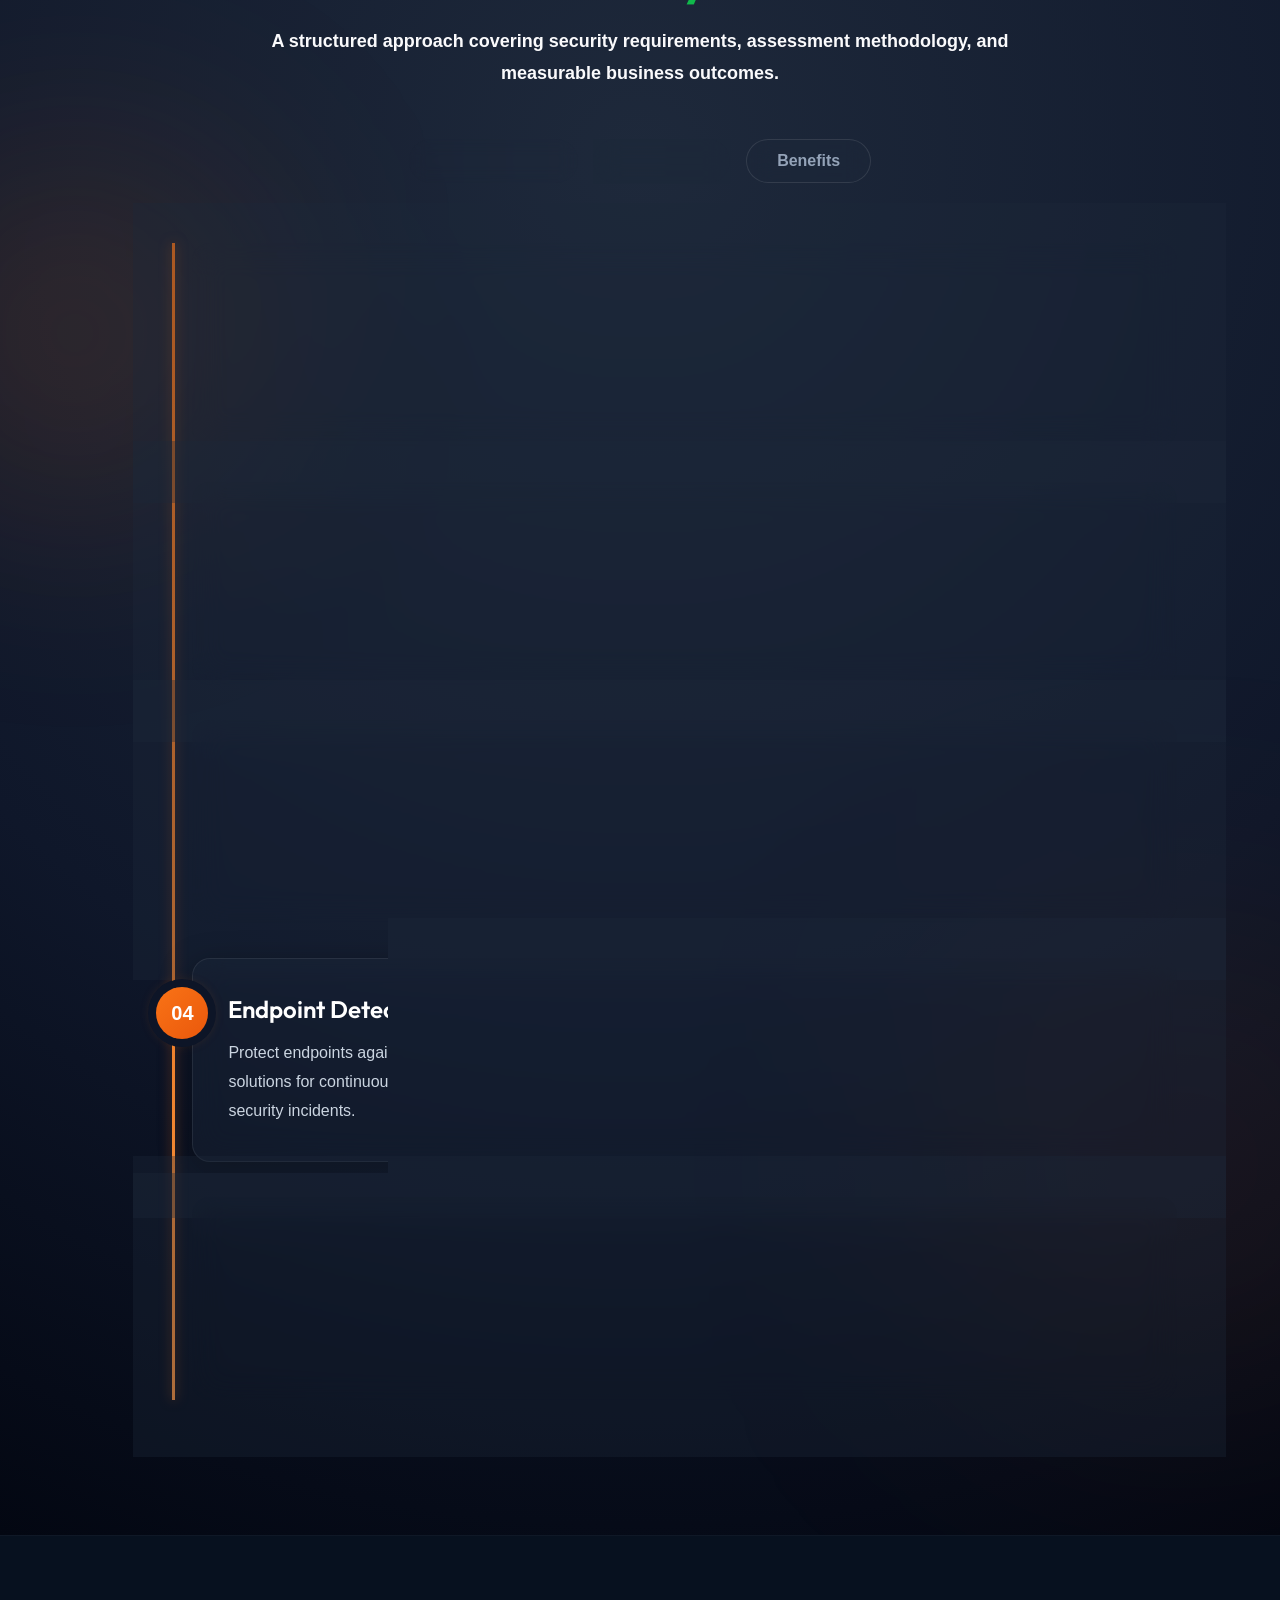
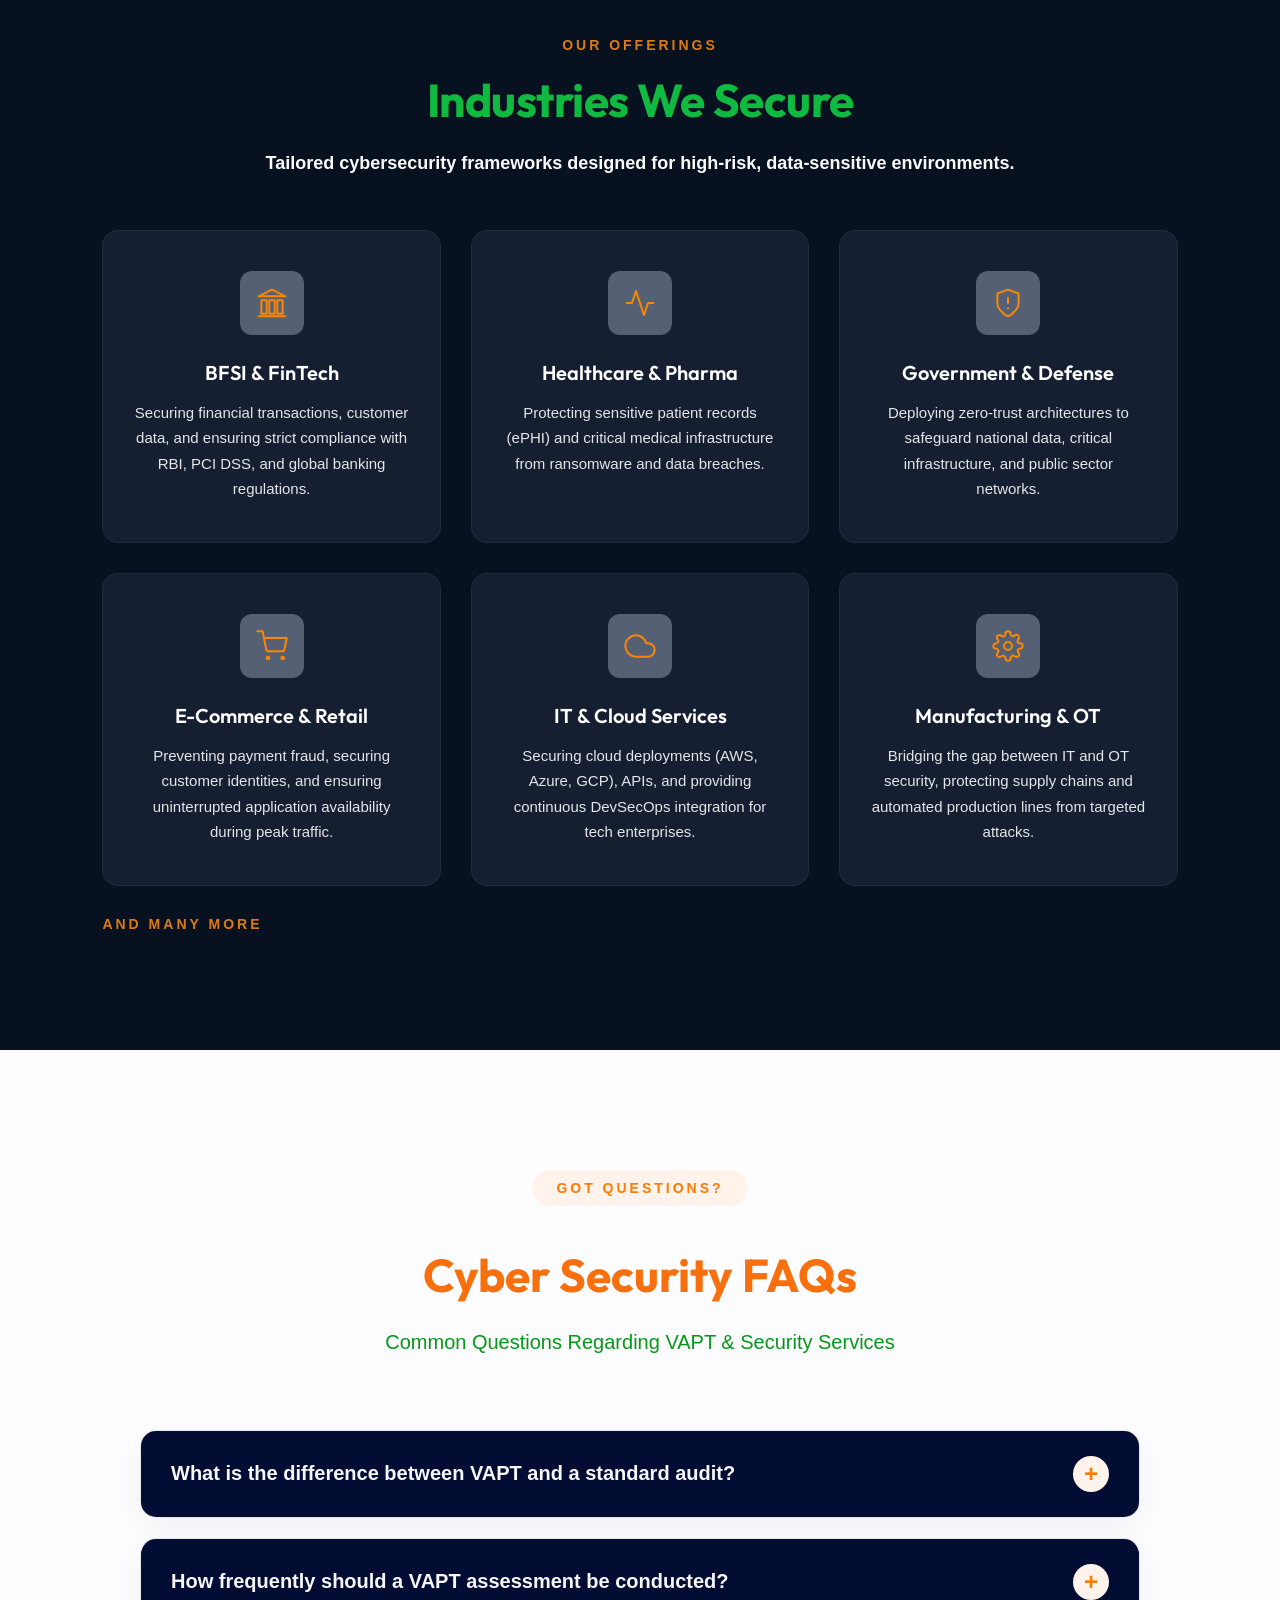
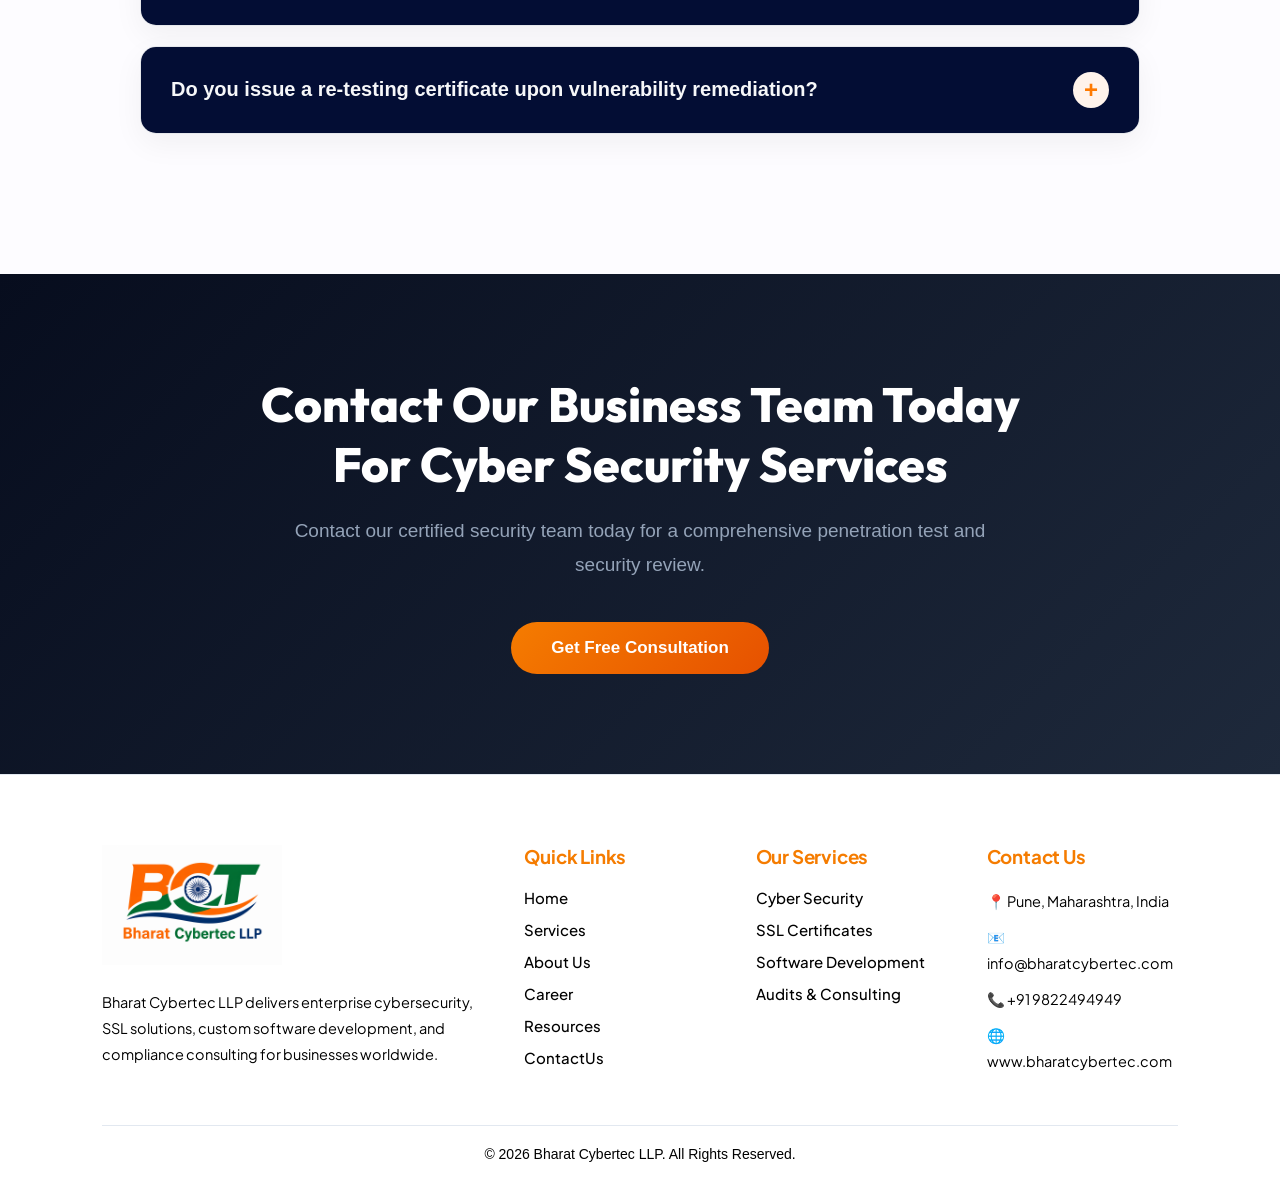
<file: cyber-security.html>
<!DOCTYPE html>
<html lang="en">
<head>
    <meta charset="UTF-8">
    <meta name="viewport" content="width=device-width, initial-scale=1.0">
    <title>Cyber Security | Bharat Cybertec LLP</title>
    <meta name="description" content="Protect your enterprise from cyber threats with Bharat Cybertec. Advanced VAPT, cloud security, penetration testing, and 24/7 threat monitoring.">
    
    <!-- Google Fonts -->
    <link rel="preconnect" href="https://fonts.googleapis.com">
    <link rel="preconnect" href="https://fonts.gstatic.com" crossorigin>
    <link href="https://fonts.googleapis.com/css2?family=Outfit:wght@300;400;500;600;700;800&family=Plus+Jakarta+Sans:wght@400;500;600;700&display=swap" rel="stylesheet">
    
    <!-- CSS Stylesheets -->
    <link rel="stylesheet" href="../assets/css/style.css">
    <!-- <link rel="stylesheet" href="../assets/css/service-common.css"> -->
    <link rel="stylesheet" href="../assets/css/cyber-security.css">

    <link rel="stylesheet"href="https://cdnjs.cloudflare.com/ajax/libs/font-awesome/6.6.0/css/all.min.css">
    
    
</head>
<body>

    <!-- ================= Navbar ================= -->
    <nav class="navbar">
        <div class="container">
            <a href="home.html" class="logo">
                <img src="../assets/image/logo3.png" alt="Bharat Cybertec Logo">
            </a>

            <div class="menu-toggle" id="menuToggle">
                ☰
            </div>

            <ul class="nav-menu" id="navMenu">
                <li><a href="home.html">Home</a></li>
              <li class="dropdown">

<a href="#">
    Services
    <span class="arrow">▼</span>
</a>

<ul class="dropdown-menu">

<li>
<a href="cyber-security.html">
Cyber Security
</a>
</li>

<li>
<a href="ssl-certificates.html">
SSL Certificates
</a>
</li>


<li>
<a href="audits-consulting.html">
Audits & Consulting
</a>
</li>


<li>
<a href="software-development.html">
Software Development
</a>
</li>


</ul>

</li>
                <li><a href="career.html">Career</a></li>
                <li><a href="resources.html">Resources</a></li>
                <li><a href="about.html">About Us</a></li>
                <li>
                    <a href="contact.html" class="consultation-btn">
                        Get Consultation
                    </a>
                </li>
            </ul>
        </div>
    </nav>
    <script src="../assets/js/togglebtn.js"></script>

   <!-- ================= HERO SECTION ================= -->

<section class="service-hero">

    <!-- Left Content -->
    <div class="hero-left">

        <div class="hero-badge-pill">
            <i class="fa-solid fa-shield-halved"></i>
                Enterprise Cyber Security
        </div>

        <h1>
            Secure Your <br>
            Digital Future
        </h1>

        <p>
            Protect your business with enterprise-grade cyber security solutions,
            vulnerability assessments, penetration testing, cloud security,
            and 24/7 threat monitoring.
        </p>

        <div class="hero-buttons">
            <a href="contact.html" class="btn-primary">
                Get Consultation →
            </a>

        </div>

    </div>

    <!-- Right Side -->
    <div class="hero-right">

        <!-- Glow -->
        <div class="shield-glow"></div>

        <!-- Rotating Rings -->
        <div class="shield-ring"></div>
        <div class="shield-ring ring2"></div>

        <!-- Floating Particles -->
        <div class="particle p1"></div>
        <div class="particle p2"></div>
        <div class="particle p3"></div>
        <div class="particle p4"></div>
        <div class="particle p5"></div>

        <!-- Shield Image -->
        <img src="../assets/image/shield.png"
             alt="Cyber Security Shield"
             class="hero-shield">

    </div>

</section>
    <!-- ================= PURPOSE & OVERVIEW ================= -->
    <section class="service-details" id="overview">

    <div class="service-row">

        <!-- Left Image -->
        <div class="service-image">
            <img src="../assets/image/cyber-security.png" alt="Cyber Security">
        </div>

        <!-- Right Content -->
        <div class="service-info">

            <span class="section-tag">
                PROACTIVE CYBER DEFENSE
            </span>

            <div class="title-sub-image">

                <img src="../assets/image/cyber.png"
                     alt="Cyber Security">

            </div>

            <h2>
                Enterprise <span>Cyber Security</span>
            </h2>

            <p>
                Protect your organization from evolving cyber threats with our
                enterprise-grade cybersecurity solutions. We combine advanced
                threat intelligence, vulnerability assessments, penetration
                testing, and continuous monitoring to safeguard your digital
                infrastructure.
            </p>

            <p>
                Our ethical hacking specialists simulate real-world attacks to
                evaluate your security posture and provide practical
                remediation strategies that strengthen your defense.
            </p>

            <ul class="service-list">

                <li>Vulnerability Assessment & Penetration Testing</li>

                <li>Red Team Exercises</li>

                <li>Cloud Security</li>

                <li>Infrastructure Security</li>

                <li>Social Engineering Assessment</li>

            </ul>

            <a href="contact.html" class="btn-primary">
                Get Consultation →
            </a>

        </div>

    </div>

</section>
<script src="../assets/js/cyber-security.js"></script>




    <!-- ================= CORE OFFERINGS SECTION (CARD GRID) ================= -->
    <section class="services-overview">
         <div class="section-heading">
        <span class="section-tag">What We Offer</span>

        <h2> Core Cyber Security Offerings</h2>

        <p>
            End-to-End Threat Protection Tailored for Modern Enterprises
        </p>
    </div>

       <div class="slider">

    <div class="slide-track">

        <!-- Card 1 -->
        <div class="service-card">
            <img src="../assets/image/vulnerability.jpg" alt="">
            <div class="card-content">
                <h3>Vulnerability Assessment</h3>
                <p>Identify vulnerabilities before attackers exploit them.</p>
                <a href="contact.html" class="learn-more">
    Learn More →
</a>
            </div>
        </div>

        <!-- Card 2 -->
        <div class="service-card">
            <img src="../assets/image/pentest.jpg" alt="">
            <div class="card-content">
                <h3>Penetration Testing</h3>
                <p>Simulate real attacks to strengthen your security.</p>
                <a href="contact.html" class="learn-more">
                Learn More →
                </a>    
            </div>
        </div>

        <!-- Card 3 -->
        <div class="service-card">
            <img src="../assets/image/cloud-security.jpg" alt="">
            <div class="card-content">
                <h3>Cloud Security</h3>
                <p>Protect cloud workloads and sensitive business data.</p>
                <a href="contact.html" class="learn-more">  
                Learn More →
                </a>
            </div>
        </div>

        <!-- Card 4 -->
        <div class="service-card">
            <img src="../assets/image/infrastructure.jpg" alt="">
            <div class="card-content">
                <h3>Infrastructure Security</h3>
                <p>Secure enterprise servers, networks and IT assets.</p>
                <a href="contact.html" class="learn-more">
                Learn More →
                </a>
            </div>
        </div>

        <!-- Card 5 -->
        <div class="service-card">
            <img src="../assets/image/redteam.jpg" alt="">
            <div class="card-content">
                <h3>Red Team Exercises</h3>
                <p>Test your organization's security through attack simulations.</p>
                <a href="contact.html" class="learn-more">
                    Learn More →
                </a>
            </div>
        </div>

        <!-- Card 6 -->
        <div class="service-card">
            <img src="../assets/image/social-engineering.jpg" alt="">
            <div class="card-content">
                <h3>Social Engineering</h3>
                <p>Build employee awareness against phishing and social attacks.</p>
                <a href="contact.html" class="learn-more">
                    Learn More →
                </a>
            </div>
        </div>

        <div class="service-card">
              <img src="../assets/image/IoT.jpg" alt="">
            <div class="card-content">
                <h3>IT/OT & IoT Security</h3>
                <p>Identify vulnerabilities before attackers exploit them.</p>
                <a href="contact.html" class="learn-more">
    Learn More →
</a>
            </div>
        </div>
        <div class="service-card">
            <img src="../assets/image/AI-security.jpg" alt="">
            <div class="card-content">
                <h3>AI Security</h3>
                <p>Identify vulnerabilities before attackers exploit them.</p>
                <a href="contact.html" class="learn-more">
    Learn More →
</a>
            </div>
        </div>

        <div class="service-card">
            <img src="../assets/image/thick.jpg" alt="">
            <div class="card-content">
                <h3>Thick Client Security</h3>
                <p>Identify vulnerabilities before attackers exploit them.</p>
                <a href="contact.html" class="learn-more">
    Learn More →
</a>
            </div>
        </div>
        <div class="service-card">
            <img src="../assets/image/application-security.jpg" alt="">
            <div class="card-content">
                <h3>Application Security</h3>
                <p>Identify vulnerabilities before attackers exploit them.</p>
                <a href="contact.html" class="learn-more">
    Learn More →
</a>
            </div>
        </div>

        

        <!-- Duplicate for Infinite Slider -->
             <!-- Card 1 -->
        <div class="service-card">
            <img src="../assets/image/vulnerability.jpg" alt="">
            <div class="card-content">
                <h3>Vulnerability Assessment</h3>
                <p>Identify vulnerabilities before attackers exploit them.</p>
                <a href="contact.html" class="learn-more">
    Learn More →
</a>
            </div>
        </div>

        <!-- Card 2 -->
        <div class="service-card">
            <img src="../assets/image/pentest.jpg" alt="">
            <div class="card-content">
                <h3>Penetration Testing</h3>
                <p>Simulate real attacks to strengthen your security.</p>
                <a href="contact.html" class="learn-more">
                Learn More →
                </a>    
            </div>
        </div>

        <!-- Card 3 -->
        <div class="service-card">
            <img src="../assets/image/cloud-security.jpg" alt="">
            <div class="card-content">
                <h3>Cloud Security</h3>
                <p>Protect cloud workloads and sensitive business data.</p>
                <a href="contact.html" class="learn-more">  
                Learn More →
                </a>
            </div>
        </div>

        <!-- Card 4 -->
        <div class="service-card">
            <img src="../assets/image/infrastructure.jpg" alt="">
            <div class="card-content">
                <h3>Infrastructure Security</h3>
                <p>Secure enterprise servers, networks and IT assets.</p>
                <a href="contact.html" class="learn-more">
                Learn More →
                </a>
            </div>
        </div>

        <!-- Card 5 -->
        <div class="service-card">
            <img src="../assets/image/redteam.jpg" alt="">
            <div class="card-content">
                <h3>Red Team Exercises</h3>
                <p>Test your organization's security through attack simulations.</p>
                <a href="contact.html" class="learn-more">
                    Learn More →
                </a>
            </div>
        </div>

        <!-- Card 6 -->
        <div class="service-card">
            <img src="../assets/image/social-engineering.jpg" alt="">
            <div class="card-content">
                <h3>Social Engineering</h3>
                <p>Build employee awareness against phishing and social attacks.</p>
                <a href="contact.html" class="learn-more">
                    Learn More →
                </a>
            </div>
        </div>

        <div class="service-card">
            <img src="../assets/image/IoT.jpg" alt="">
            <div class="card-content">
                <h3>IT/OT & IoT Security</h3>
                <p>Identify vulnerabilities before attackers exploit them.</p>
                <a href="contact.html" class="learn-more">
    Learn More →
</a>
            </div>
        </div>
        <div class="service-card">
            <img src="../assets/image/AI-security.jpg" alt="">
            <div class="card-content">
                <h3>AI Security</h3>
                <p>Identify vulnerabilities before attackers exploit them.</p>
                <a href="contact.html" class="learn-more">
    Learn More →
</a>
            </div>
        </div>

        <div class="service-card">
            <img src="../assets/image/thick.jpg" alt="">
            <div class="card-content">
                <h3>Thick Client Security</h3>
                <p>Identify vulnerabilities before attackers exploit them.</p>
                <a href="contact.html" class="learn-more">
    Learn More →
</a>
            </div>
        </div>
        <div class="service-card">
            <img src="../assets/image/application-security.jpg" alt="">
            <div class="card-content">
                <h3>Application Security</h3>
                <p>Identify vulnerabilities before attackers exploit them.</p>
                <a href="contact.html" class="learn-more">
    Learn More →
</a>
            </div>
        </div>

    </div>

</div>
    </section>
<!-- ================= INTEL TABBED SECTION (CYBERCUBE LAYOUT) ================= -->
<!-- ================= INTEL TABBED SECTION (CYBERCUBE LAYOUT) ================= -->
<section class="service-framework">
  <div class="section-heading">
    <span class="section-tag">Security Framework</span>
    <h2>Our VAPT Security Framework</h2>
    <p>
      A structured approach covering security requirements,
      assessment methodology, and measurable business outcomes.
    </p>
  </div>

  <!-- Tab Buttons -->
  <div class="intel-tabs">
    <button type="button" class="intel-tab-btn active" data-tab="requirements">Requirements</button>
    <button type="button" class="intel-tab-btn" data-tab="approach">Approach</button>
    <button type="button" class="intel-tab-btn" data-tab="benefits">Benefits</button>
  </div>

  <!-- TAB 1: REQUIREMENTS -->
  <div id="requirements" class="intel-tab-content active">
    <div class="timeline-wrapper">
      <div class="timeline-card">
        <div class="timeline-number">01</div>
        <div class="timeline-content">
          <h3>Vulnerability Assessment & Penetration Testing (VAPT)</h3>
          <p>Conduct comprehensive security testing across web applications, APIs, networks, and cloud environments. Identify vulnerabilities, assess potential risks, and provide actionable remediation recommendations. Strengthen your security posture with proactive testing and continuous improvement.</p>
        </div>
      </div>
      <div class="timeline-card">
        <div class="timeline-number">02</div>
        <div class="timeline-content">
          <h3>Zero-Trust Security Architecture</h3>
          <p>Implement a Zero-Trust approach that verifies every user, device, and access request. Leverage MFA, RBAC, and secure network controls to prevent unauthorized access. Build a secure environment based on continuous verification and least-privilege access.</p>
        </div>
      </div>
      <div class="timeline-card">
        <div class="timeline-number">03</div>
        <div class="timeline-content">
          <h3>24/7 Security Operations Center (SOC)</h3>
          <p>Monitor your IT environment around the clock with advanced SIEM-powered threat detection. Analyze security events, identify suspicious activities, and respond quickly to potential incidents. Maintain continuous visibility and protection against evolving cyber threats.</p>
        </div>
      </div>
      <div class="timeline-card">
        <div class="timeline-number">04</div>
        <div class="timeline-content">
          <h3>Endpoint Detection & Response (EDR)</h3>
          <p>Protect endpoints against malware, ransomware, unauthorized access, and advanced cyberattacks. Deploy intelligent EDR solutions for continuous monitoring, threat detection, and rapid response. Secure every endpoint while minimizing the impact of security incidents.</p>
        </div>
      </div>
      <div class="timeline-card">
        <div class="timeline-number">05</div>
        <div class="timeline-content">
          <h3>Security Awareness & Phishing Simulation</h3>
          <p>Strengthen your employees' ability to recognize and prevent common cyber threats. Conduct realistic phishing simulations and security awareness training to reduce human-related risks. Build a security-conscious workforce prepared to respond safely to suspicious activities.</p>
        </div>
      </div>
    </div>
  </div>

  <!-- TAB 2: APPROACH -->
  <div id="approach" class="intel-tab-content">
    <div class="timeline-wrapper">
      <div class="timeline-card">
        <div class="timeline-number">01</div>
        <div class="timeline-content">
          <h3>Reconnaissance & Asset Discovery</h3>
          <p>This initial phase maps out your entire digital presence by locating all public websites, servers, and connected systems. Security specialists find every active and forgotten asset to look at your company through the eyes of an outside hacker. By identifying this total surface area, you ensure that no hidden entrance is left exposed or unmonitored.</p>
        </div>
      </div>
      <div class="timeline-card">
        <div class="timeline-number">02</div>
        <div class="timeline-content">
          <h3>Automated & Manual Vulnerability Assessment</h3>
          <p>This step pairs automated scanning software with deep human inspection to uncover security flaws, wrong settings, and outdated software. Experts thoroughly check your systems against known threat databases to pinpoint hidden weaknesses that automated tools might overlook. This comprehensive review leaves you with a clear list of exactly where your defenses need to be strengthened.</p>
        </div>
      </div>
      <div class="timeline-card">
        <div class="timeline-number">03</div>
        <div class="timeline-content">
          <h3>Ethical Penetration Testing</h3>
          <p>Authorized ethical hackers launch safe, simulated cyberattacks against your system to see if discovered weaknesses can actually be breached. This testing mimics real-world hacker tactics under strict control, ensuring zero disruption to your daily business operations. It provides clear proof of which security gaps present the highest risk and need immediate fixing.</p>
        </div>
      </div>
      <div class="timeline-card">
        <div class="timeline-number">04</div>
        <div class="timeline-content">
          <h3>Remediation Blueprint & Advisory</h3>
          <p>Experts translate complex technical findings into a clear, prioritized repair guide tailored specifically for your engineering teams. This actionable blueprint ranks security flaws by danger level so your staff can fix the most critical threats first. It also includes secure coding advice and direct support to help your team permanently close the safety gaps.</p>
        </div>
      </div>
      <div class="timeline-card">
        <div class="timeline-number">05</div>
        <div class="timeline-content">
          <h3>Verification & Final Security Report</h3>
          <p>The final phase involves re-testing your fixed systems to guarantee that every security patch works perfectly and blocks threats. Once verified, you receive a detailed official report complete with safety scores, risk ratings, and technical evidence of your new defenses. This document serves as proof of strong security to satisfy regulators, business partners, and clients.</p>
        </div>
      </div>
    </div>
  </div>

  <!-- TAB 3: BENEFITS -->
  <div id="benefits" class="intel-tab-content">
    <div class="timeline-wrapper">
      <div class="timeline-card">
        <div class="timeline-number">01</div>
        <div class="timeline-content">
          <h3>Early Threat Elimination</h3>
          <p>This proactive defense strategy finds and fixes dangerous security flaws before bad guys can use them to hurt your business. By catching weaknesses early, you stop cyberattacks in their tracks and drastically lower your overall digital danger. It transforms your security from a reactive emergency response into a strong, preventative shield.</p>
        </div>
      </div>
      <div class="timeline-card">
        <div class="timeline-number">02</div>
        <div class="timeline-content">
          <h3>Regulatory Compliance</h3>
          <p>Comprehensive security assessments help your business easily meet strict global rules like ISO 27001, SOC 2, and PCI DSS. These official tests prove to legal authorities that you follow the absolute best practices for keeping data safe. Staying compliant helps you avoid massive legal fines and keeps your business license in good standing.</p>
        </div>
      </div>
      <div class="timeline-card">
        <div class="timeline-number">03</div>
        <div class="timeline-content">
          <h3>Ransomware & Data Breach Protection</h3>
          <p>This protection builds a powerful wall around your sensitive customer details, business software, and central company computers. It blocks advanced cyber threats and scary ransomware attacks that try to lock your files for money. Keeping these systems secure prevents costly business shutdowns and keeps your daily operations running smoothly.</p>
        </div>
      </div>
      <div class="timeline-card">
        <div class="timeline-number">04</div>
        <div class="timeline-content">
          <h3>Enhanced Client Trust</h3>
          <p>Sharing your official security compliance verification proves to the world that you take data protection very seriously. This open commitment builds massive confidence among your daily clients, corporate partners, and financial investors. Showing that you are a safe partner helps you win bigger business contracts and outshine your competitors.</p>
        </div>
      </div>
      <div class="timeline-card">
        <div class="timeline-number">05</div>
        <div class="timeline-content">
          <h3>Continuous Security & Peace of Mind</h3>
          <p>This ongoing security approach ensures your business stays protected against brand-new digital threats as they appear over time. Regular testing gives your executive leadership and security teams total confidence that your company's systems remain locked down around the clock. By turning safety into a permanent habit, you can focus on growing your business without the constant fear of a sudden cyber incident.</p>
        </div>
      </div>
    </div>
  </div>
</section>

<script src="../assets/js/intel-tab.js"></script>
   <!-- ================= INDUSTRIES WE SERVE SECTION ================= -->
<section class="industries-section">
    <div class="section-heading">
        <span class="section-tag">Our Offerings</span>
        <h2>Industries We Secure</h2>
        <p>Tailored cybersecurity frameworks designed for high-risk, data-sensitive environments.</p>
    </div>

    <div class="industries-grid">
        
        <!-- Industry 1: Finance & Banking -->
        <div class="industry-card">
            <div class="industry-icon">
                <!-- Bank/Building SVG -->
                <svg xmlns="http://www.w3.org/2000/svg" width="32" height="32" viewBox="0 0 24 24" fill="none" stroke="currentColor" stroke-width="1.5" stroke-linecap="round" stroke-linejoin="round"><rect x="4" y="10" width="4" height="10"></rect><rect x="10" y="10" width="4" height="10"></rect><rect x="16" y="10" width="4" height="10"></rect><polygon points="12 2 2 7 22 7 12 2"></polygon><line x1="2" y1="22" x2="22" y2="22"></line></svg>
            </div>
            <h3>BFSI & FinTech</h3>
            <p>Securing financial transactions, customer data, and ensuring strict compliance with RBI, PCI DSS, and global banking regulations.</p>
        </div>

        <!-- Industry 2: Healthcare -->
        <div class="industry-card">
            <div class="industry-icon">
                <!-- Health/Cross SVG -->
                <svg xmlns="http://www.w3.org/2000/svg" width="32" height="32" viewBox="0 0 24 24" fill="none" stroke="currentColor" stroke-width="1.5" stroke-linecap="round" stroke-linejoin="round"><path d="M22 12h-4l-3 9L9 3l-3 9H2"></path></svg>
            </div>
            <h3>Healthcare & Pharma</h3>
            <p>Protecting sensitive patient records (ePHI) and critical medical infrastructure from ransomware and data breaches.</p>
        </div>

        <!-- Industry 3: Government -->
        <div class="industry-card">
            <div class="industry-icon">
                <!-- Shield/Gov SVG -->
                <svg xmlns="http://www.w3.org/2000/svg" width="32" height="32" viewBox="0 0 24 24" fill="none" stroke="currentColor" stroke-width="1.5" stroke-linecap="round" stroke-linejoin="round"><path d="M12 22s8-4 8-10V5l-8-3-8 3v7c0 6 8 10 8 10z"></path><path d="M12 8v4"></path><path d="M12 16h.01"></path></svg>
            </div>
            <h3>Government & Defense</h3>
            <p>Deploying zero-trust architectures to safeguard national data, critical infrastructure, and public sector networks.</p>
        </div>

        <!-- Industry 4: E-Commerce -->
        <div class="industry-card">
            <div class="industry-icon">
                <!-- Cart/Retail SVG -->
                <svg xmlns="http://www.w3.org/2000/svg" width="32" height="32" viewBox="0 0 24 24" fill="none" stroke="currentColor" stroke-width="1.5" stroke-linecap="round" stroke-linejoin="round"><circle cx="9" cy="21" r="1"></circle><circle cx="20" cy="21" r="1"></circle><path d="M1 1h4l2.68 13.39a2 2 0 0 0 2 1.61h9.72a2 2 0 0 0 2-1.61L23 6H6"></path></svg>
            </div>
            <h3>E-Commerce & Retail</h3>
            <p>Preventing payment fraud, securing customer identities, and ensuring uninterrupted application availability during peak traffic.</p>
        </div>

        <!-- Industry 5: IT & SaaS -->
        <div class="industry-card">
            <div class="industry-icon">
                <!-- Cloud SVG -->
                <svg xmlns="http://www.w3.org/2000/svg" width="32" height="32" viewBox="0 0 24 24" fill="none" stroke="currentColor" stroke-width="1.5" stroke-linecap="round" stroke-linejoin="round"><path d="M18 10h-1.26A8 8 0 1 0 9 20h9a5 5 0 0 0 0-10z"></path></svg>
            </div>
            <h3>IT & Cloud Services</h3>
            <p>Securing cloud deployments (AWS, Azure, GCP), APIs, and providing continuous DevSecOps integration for tech enterprises.</p>
        </div>

        <!-- Industry 6: Manufacturing -->
        <div class="industry-card">
            <div class="industry-icon">
                <!-- Factory/Gear SVG -->
                <svg xmlns="http://www.w3.org/2000/svg" width="32" height="32" viewBox="0 0 24 24" fill="none" stroke="currentColor" stroke-width="1.5" stroke-linecap="round" stroke-linejoin="round"><circle cx="12" cy="12" r="3"></circle><path d="M19.4 15a1.65 1.65 0 0 0 .33 1.82l.06.06a2 2 0 0 1 0 2.83 2 2 0 0 1-2.83 0l-.06-.06a1.65 1.65 0 0 0-1.82-.33 1.65 1.65 0 0 0-1 1.51V21a2 2 0 0 1-2 2 2 2 0 0 1-2-2v-.09A1.65 1.65 0 0 0 9 19.4a1.65 1.65 0 0 0-1.82.33l-.06.06a2 2 0 0 1-2.83 0 2 2 0 0 1 0-2.83l.06-.06a1.65 1.65 0 0 0 .33-1.82 1.65 1.65 0 0 0-1.51-1H3a2 2 0 0 1-2-2 2 2 0 0 1 2-2h.09A1.65 1.65 0 0 0 4.6 9a1.65 1.65 0 0 0-.33-1.82l-.06-.06a2 2 0 0 1 0-2.83 2 2 0 0 1 2.83 0l.06.06a1.65 1.65 0 0 0 1.82.33H9a1.65 1.65 0 0 0 1-1.51V3a2 2 0 0 1 2-2 2 2 0 0 1 2 2v.09a1.65 1.65 0 0 0 1 1.51 1.65 1.65 0 0 0 1.82-.33l.06-.06a2 2 0 0 1 2.83 0 2 2 0 0 1 0 2.83l-.06.06a1.65 1.65 0 0 0-.33 1.82V9a1.65 1.65 0 0 0 1.51 1H21a2 2 0 0 1 2 2 2 2 0 0 1-2 2h-.09a1.65 1.65 0 0 0-1.51 1z"></path></svg>
            </div>
            <h3>Manufacturing & OT</h3>
            <p>Bridging the gap between IT and OT security, protecting supply chains and automated production lines from targeted attacks.</p>
        </div>
              <span class="section-tag">And many more</span>

    </div>
</section>

    <!-- ================= FAQ SECTION ================= -->
    <section class="faq">
        <div class="section-title">
            <span class="section-tag">Got Questions?</span>
            <h2>Cyber Security FAQs</h2>
            <p>Common Questions Regarding VAPT & Security Services</p>
        </div>
        <div class="faq-container">
            <div class="faq-item">
                <button class="faq-question">
                    What is the difference between VAPT and a standard audit?
                    <span>+</span>
                </button>
                <div class="faq-answer">
                    <p>
                        VAPT involves active technical testing and ethical hacking to exploit security vulnerabilities in code and network infrastructure, while an audit reviews policies, documentation, and operational compliance.
                    </p>
                </div>
            </div>

            <div class="faq-item">
                <button class="faq-question">
                    How frequently should a VAPT assessment be conducted?
                    <span>+</span>
                </button>
                <div class="faq-answer">
                    <p>
                        Industry standards mandate VAPT testing at least once a year, as well as whenever major application updates or network infrastructure changes occur.
                    </p>
                </div>
            </div>

            <div class="faq-item">
                <button class="faq-question">
                    Do you issue a re-testing certificate upon vulnerability remediation?
                    <span>+</span>
                </button>
                <div class="faq-answer">
                    <p>
                        Yes. Following remediation, our team performs a re-test to verify patches and issues an official VAPT Compliance Clearance Certificate.
                    </p>
                </div>
            </div>
        </div>
    </section>
    <script src="../assets/js/faq.js"></script>

    <!-- ================= CTA SECTION ================= -->
    <section class="cta">
        <div class="cta-content">
            <h2>Contact Our Business Team Today For Cyber Security Services</h2>
            <p>
                Contact our certified security team today for a comprehensive penetration test and security review.
            </p>
            <div class="cta-buttons">
                <a href="contact.html" class="cta-btn">Get Free Consultation</a>
                <!-- <a href="services.html" class="cta-btn-outline">Explore All Services</a> -->
            </div>
        </div>
    </section>

    <!-- ================= FOOTER ================= -->
    <footer class="footer">
        <div class="footer-container">
            <div class="footer-box">
                <img src="../assets/image/logo3.png" alt="Bharat Cybertec Logo" class="footer-logo">
                <p>
                    Bharat Cybertec LLP delivers enterprise cybersecurity, SSL solutions,
                    custom software development, and compliance consulting for businesses worldwide.
                </p>
            </div>
            <div class="footer-box">
                <h3>Quick Links</h3>
                <ul>
                    <li><a href="home.html">Home</a></li>
                    <li><a href="services.html">Services</a></li>
                    <li><a href="about.html">About Us</a></li>
                    <li><a href="career.html">Career</a></li>
                    <li><a href="resources.html">Resources</a></li>
                    <li><a href="contact.html">ContactUs</a></li>
                </ul>
            </div>
            <div class="footer-box">
                <h3>Our Services</h3>
                <ul>
                    <li><a href="cyber-security.html">Cyber Security</a></li>
                    <li><a href="ssl-certificates.html">SSL Certificates</a></li>
                    <li><a href="software-development.html">Software Development</a></li>
                    <li><a href="audits-consulting.html">Audits & Consulting</a></li>
                </ul>
            </div>
            <div class="footer-box">
                <h3>Contact Us</h3>
                <p>📍 Pune, Maharashtra, India</p>
                <p>📧 info@bharatcybertec.com</p>
                <p>📞 +91 9822494949</p>
                <p>🌐 www.bharatcybertec.com</p>
            </div>
        </div>
        <hr>
        <div class="footer-bottom">
            <p>© 2026 Bharat Cybertec LLP. All Rights Reserved.</p>
        </div>
    </footer>

</body>
</html>
</file>
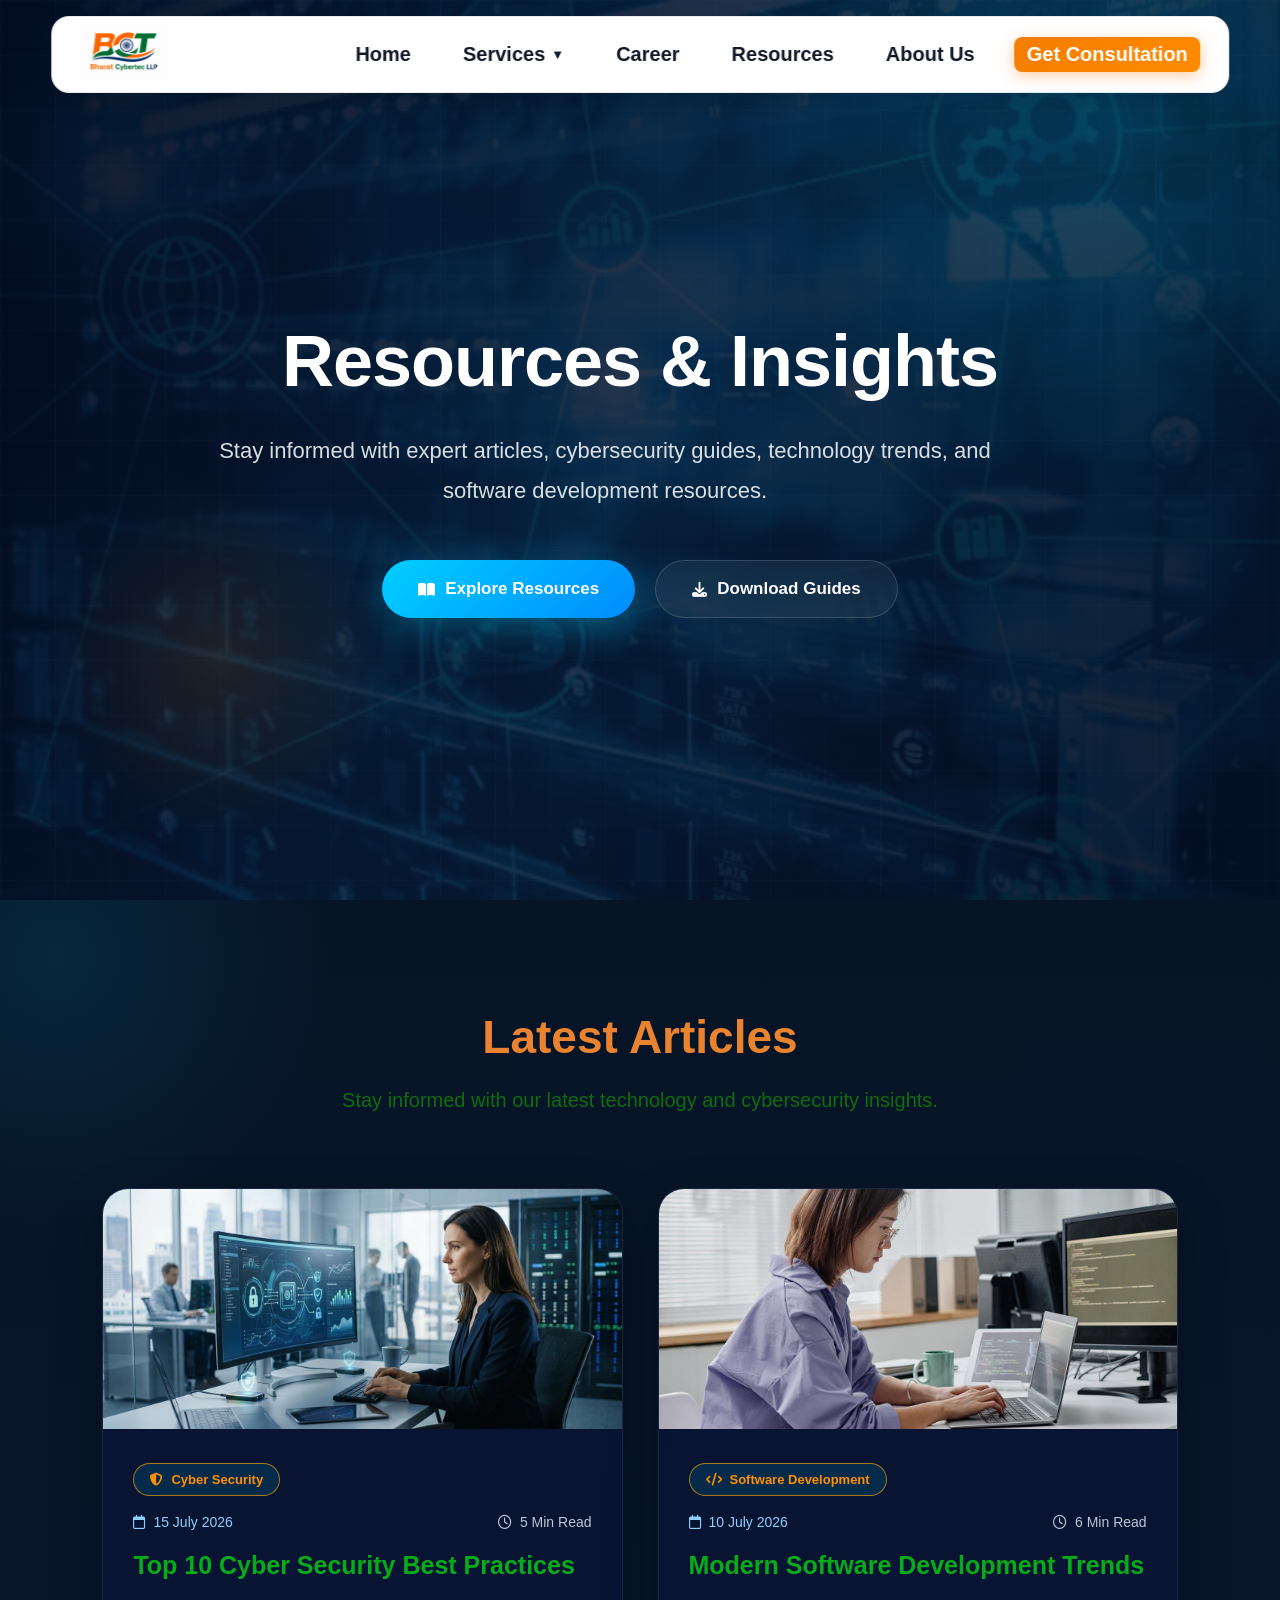
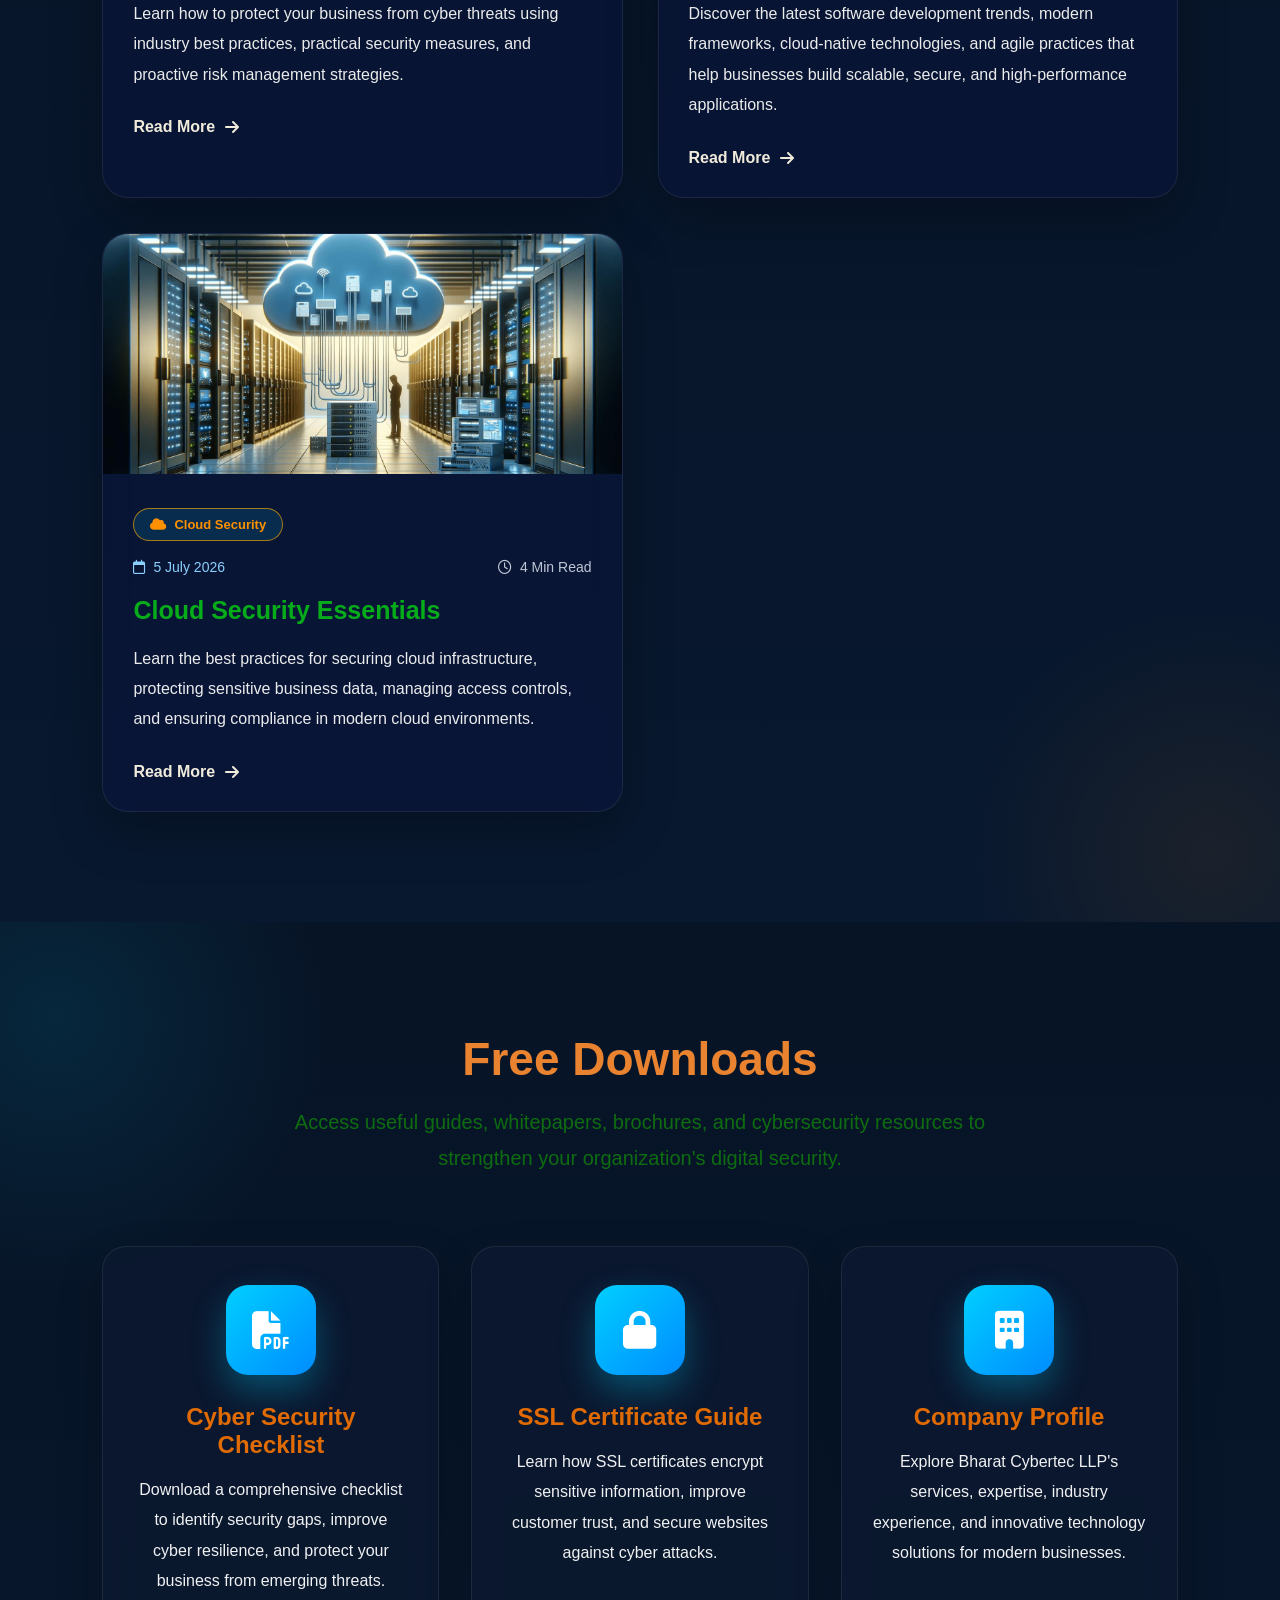
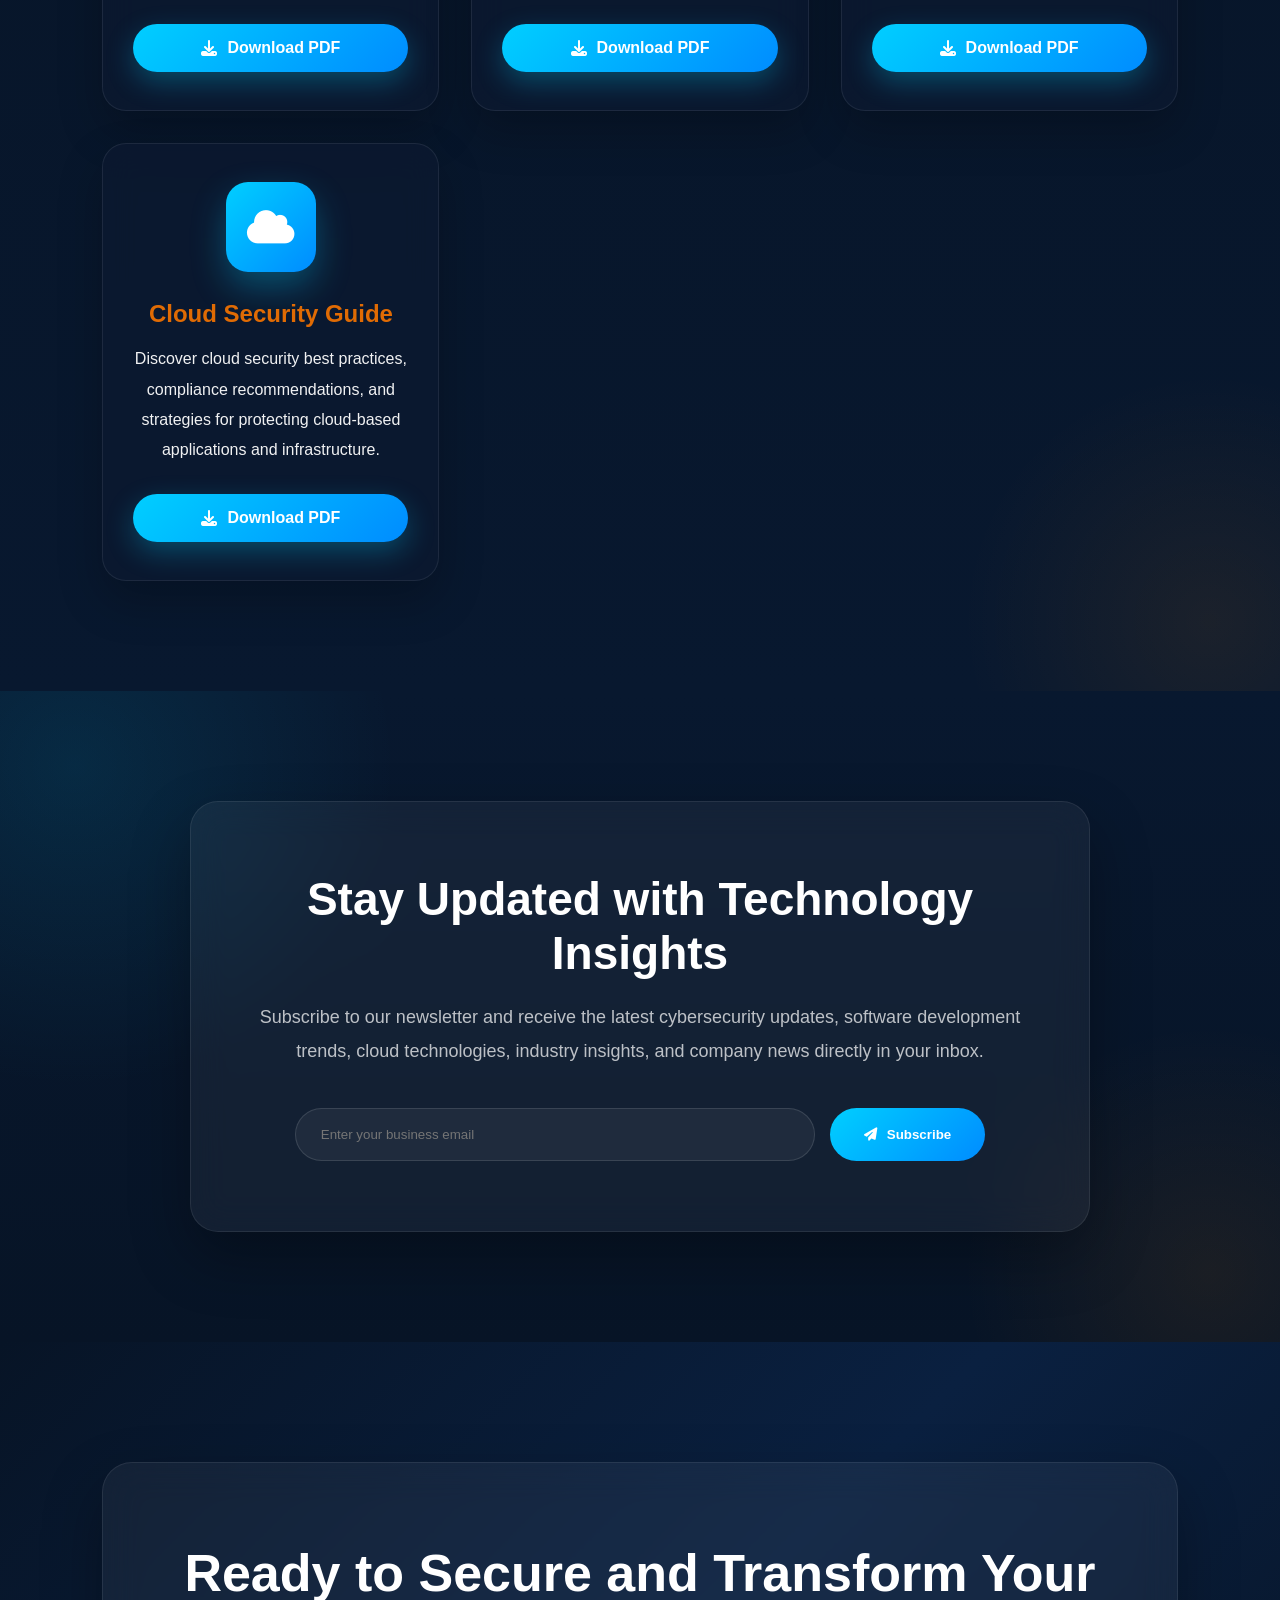
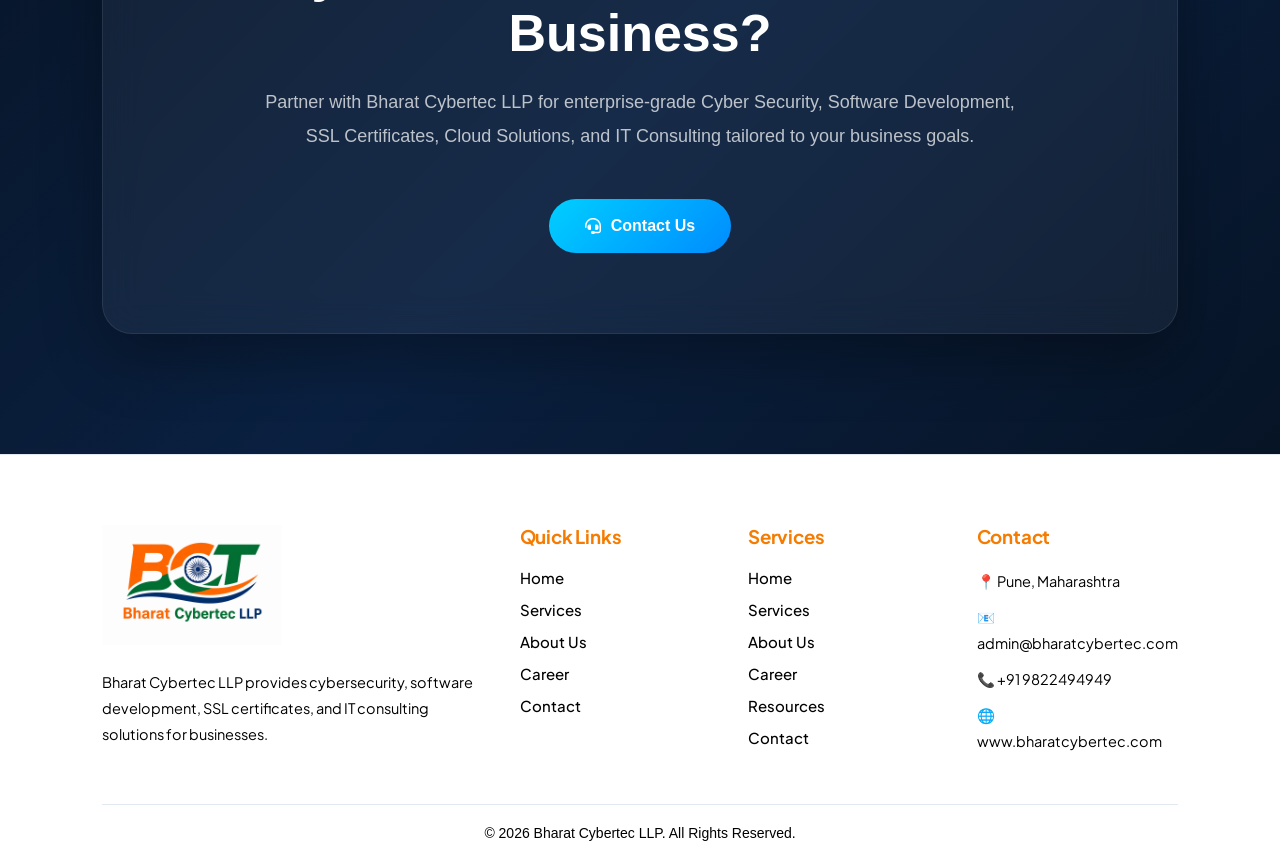
<file: resources.html>
<!DOCTYPE html>
<html lang="en">
<head>
    <meta charset="UTF-8">
    <meta name="viewport" content="width=device-width, initial-scale=1.0">
   <title>About Bharat Cybertec LLP</title>

    <link rel="stylesheet" href="../assets/css/style.css">
    <link rel="stylesheet" href="../assets/css/resources.css">
    <link rel="stylesheet" href="https://cdnjs.cloudflare.com/ajax/libs/font-awesome/6.7.2/css/all.min.css">

</head>
<body>
      <nav class="navbar">

        <div class="container">

            <a href="#" class="logo">
                <img src="../assets/image/logo3.png" alt="Logo">
            </a>

            <div class="menu-toggle" id="menuToggle">
                ☰
            </div>

            <ul class="nav-menu" id="navMenu">

               <li><a href="home.html">Home</a></li>

<li class="dropdown">

<a href="#">
    Services
    <span class="arrow">▼</span>
</a>

<ul class="dropdown-menu">

<li>
<a href="cyber-security.html">
Cyber Security
</a>
</li>

<li>
<a href="ssl-certificates.html">
SSL Certificates
</a>
</li>


<li>
<a href="audits-consulting.html">
Audits & Consulting
</a>
</li>


<li>
<a href="software-development.html">
Software Development
</a>
</li>


</ul>

</li>

<li><a href="career.html">Career</a></li>

<li><a href="resources.html">Resources</a></li>

<li><a href="about.html">About Us</a></li>

<li>
    <a href="contact.html" class="consultation-btn">
        Get Consultation
    </a>
</li>

            </ul>

        </div>

    </nav>

    <script src="../assets/js/togglebtn.js"></script>


    <!-- Hero Section -->

    <!-- ================= Resources Hero ================= -->

<section class="resources-hero">

    <div class="resources-overlay">

        <h1>Resources & Insights</h1>

<p>
    Stay informed with expert articles, cybersecurity guides,
    technology trends, and software development resources.
</p>

<div class="resources-buttons">

    <a href="#blogs" class="btn-primary">
        <i class="fa-solid fa-book-open"></i>
        Explore Resources
    </a>

    <a href="#downloads" class="btn-secondary">
        <i class="fa-solid fa-download"></i>
        Download Guides
    </a>

</div>
    </div>

</section>



<!-- ================= Latest Articles ================= -->

<section class="latest-blogs" id="blogs">

    <div class="section-title">

        <h2>Latest Articles</h2>

        <p>Stay informed with our latest technology and cybersecurity insights.</p>

    </div>

    <div class="blog-container">

        <!-- Blog 1 -->
<div class="blog-card">

    <img src="../assets/image/blog1.jpg" alt="Cyber Security">

    <div class="blog-content">

        <div class="blog-category">
            <i class="fa-solid fa-shield-halved"></i>
            Cyber Security
        </div>

        <div class="blog-meta">

            <span class="blog-date">
                <i class="fa-regular fa-calendar"></i>
                15 July 2026
            </span>

            <span class="blog-read">
                <i class="fa-regular fa-clock"></i>
                5 Min Read
            </span>

        </div>

        <h3>Top 10 Cyber Security Best Practices</h3>

        <p>
            Learn how to protect your business from cyber threats using
            industry best practices, practical security measures, and
            proactive risk management strategies.
        </p>

        <a href="#">
            Read More
            <i class="fa-solid fa-arrow-right"></i>
        </a>

    </div>

</div>

        <!-- Blog 2 -->

        <div class="blog-card">

    <img src="../assets/image/blog2.jpg" alt="Software Development">

    <div class="blog-content">

        <div class="blog-category">
            <i class="fa-solid fa-code"></i>
            Software Development
        </div>

        <div class="blog-meta">

            <span class="blog-date">
                <i class="fa-regular fa-calendar"></i>
                10 July 2026
            </span>

            <span class="blog-read">
                <i class="fa-regular fa-clock"></i>
                6 Min Read
            </span>

        </div>

        <h3>Modern Software Development Trends</h3>

        <p>
            Discover the latest software development trends, modern frameworks,
            cloud-native technologies, and agile practices that help businesses
            build scalable, secure, and high-performance applications.
        </p>

        <a href="#">
            Read More
            <i class="fa-solid fa-arrow-right"></i>
        </a>

    </div>

</div>
        <!-- Blog 3 -->

       <div class="blog-card">

    <img src="../assets/image/blog3.jpg" alt="Cloud Security">

    <div class="blog-content">

        <div class="blog-category">
            <i class="fa-solid fa-cloud"></i>
            Cloud Security
        </div>

        <div class="blog-meta">

            <span class="blog-date">
                <i class="fa-regular fa-calendar"></i>
                5 July 2026
            </span>

            <span class="blog-read">
                <i class="fa-regular fa-clock"></i>
                4 Min Read
            </span>

        </div>

        <h3>Cloud Security Essentials</h3>

        <p>
            Learn the best practices for securing cloud infrastructure,
            protecting sensitive business data, managing access controls,
            and ensuring compliance in modern cloud environments.
        </p>

        <a href="#">
            Read More
            <i class="fa-solid fa-arrow-right"></i>
        </a>

    </div>

</div>
</section>


<!-- ================= Free Downloads ================= -->

<!-- ================= Free Downloads ================= -->

<section class="downloads" id="downloads">

    <div class="section-title">

        <h2>Free Downloads</h2>

        <p>
            Access useful guides, whitepapers, brochures, and cybersecurity
            resources to strengthen your organization's digital security.
        </p>

    </div>

    <div class="download-container">

        <!-- Card 1 -->

        <div class="download-card">

            <div class="download-icon">
                <i class="fa-solid fa-file-pdf"></i>
            </div>

            <h3>Cyber Security Checklist</h3>

            <p>
                Download a comprehensive checklist to identify security gaps,
                improve cyber resilience, and protect your business from
                emerging threats.
            </p>

            <a href="#" class="download-btn">
                <i class="fa-solid fa-download"></i>
                Download PDF
            </a>

        </div>

        <!-- Card 2 -->

        <div class="download-card">

            <div class="download-icon">
                <i class="fa-solid fa-lock"></i>
            </div>

            <h3>SSL Certificate Guide</h3>

            <p>
                Learn how SSL certificates 
                encrypt sensitive information,
                improve customer trust, 
                and secure websites against
                cyber attacks.
            </p>

            <a href="#" class="download-btn">
                <i class="fa-solid fa-download"></i>
                Download PDF
            </a>

        </div>

        <!-- Card 3 -->

        <div class="download-card">

            <div class="download-icon">
                <i class="fa-solid fa-building"></i>
            </div>

            <h3>Company Profile</h3>

            <p>
                Explore Bharat Cybertec LLP's services, expertise,
                industry experience, and innovative technology
                solutions for modern businesses.
            </p>

            <a href="#" class="download-btn">
                <i class="fa-solid fa-download"></i>
                Download PDF
            </a>

        </div>

        <!-- Card 4 -->

        <div class="download-card">

            <div class="download-icon">
                <i class="fa-solid fa-cloud"></i>
            </div>

            <h3>Cloud Security Guide</h3>

            <p>
                Discover cloud security best practices, compliance
                recommendations, and strategies for protecting
                cloud-based applications and infrastructure.
            </p>

            <a href="#" class="download-btn">
                <i class="fa-solid fa-download"></i>
                Download PDF
            </a>

        </div>

    </div>

</section>


<!-- ================= Cyber Security Tips ================= -->

<!-- ================= Cyber Security Tips ================= -->

<!-- <section class="security-tips">


    <div class="section-title">

        <h2>Cyber Security Tips</h2>

        <p>
            Protect your business with these essential security practices.
        </p>

    </div>

   <div class="tips-container"> -->

    <!-- Card 1 -->
    <!-- <div class="tip-card small">
        <div class="tip-icon">
            <i class="fa-solid fa-key"></i>
        </div>

        <h3>Use Strong Passwords</h3>

        <p>
            Create unique, complex passwords for every account and update them
            regularly to reduce the risk of unauthorized access.
        </p>
    </div> -->

    <!-- Card 2 -->
    <!-- <div class="tip-card wide">
        <div class="tip-icon">
            <i class="fa-solid fa-user-shield"></i>
        </div>

        <h3>Enable Multi-Factor Authentication</h3>

        <p>
            Add an additional layer of security by enabling MFA for business
            applications, email accounts, and critical systems.
        </p>
    </div> -->

    <!-- Card 3 -->
    <!-- <div class="tip-card wide">
        <div class="tip-icon">
            <i class="fa-solid fa-envelope-open-text"></i>
        </div>

        <h3>Beware of Phishing Emails</h3>

        <p>
            Verify the sender before opening attachments or clicking suspicious
            links to prevent phishing and social engineering attacks.
        </p>
    </div> -->

    <!-- Card 4 -->
    <!-- <div class="tip-card small">
        <div class="tip-icon">
            <i class="fa-solid fa-database"></i>
        </div>

        <h3>Backup Critical Data</h3>

        <p>
            Maintain secure and regular backups to ensure quick recovery from
            ransomware attacks, hardware failures, or accidental deletion.
        </p>
    </div> -->

    <!-- Card 5 -->
    <!-- <div class="tip-card small">
        <div class="tip-icon">
            <i class="fa-solid fa-shield-halved"></i>
        </div>

        <h3>Keep Software Updated</h3>

        <p>
            Install the latest security patches and software updates to
            eliminate vulnerabilities before attackers can exploit them.
        </p>
    </div> -->

    <!-- Card 6 -->
    <!-- <div class="tip-card wide">
        <div class="tip-icon">
            <i class="fa-solid fa-network-wired"></i>
        </div>

        <h3>Secure Your Network</h3>

        <p>
            Protect your business network with firewalls, VPNs, secure Wi-Fi,
            and continuous network monitoring.
        </p>
    </div>

</div>
</section> -->

<!-- ================= Newsletter ================= -->

<!-- ================= Newsletter ================= -->

<section class="newsletter">

    <div class="newsletter-content">

        <h2>Stay Updated with Technology Insights</h2>

        <p>
            Subscribe to our newsletter and receive the latest cybersecurity
            updates, software development trends, cloud technologies, industry
            insights, and company news directly in your inbox.
        </p>

        <form class="newsletter-form">

            <input
                type="email"
                placeholder="Enter your business email"
                required
            >

            <button type="submit">

                <i class="fa-solid fa-paper-plane"></i>

                Subscribe

            </button>

        </form>

    </div>

</section>
<!-- ================= Resources CTA ================= -->

<!-- ================= Resources CTA ================= -->

<section class="resources-cta">

    <div class="resources-cta-content">

        <h2>Ready to Secure and Transform Your Business?</h2>

        <p>

            Partner with Bharat Cybertec LLP for enterprise-grade Cyber Security,
            Software Development, SSL Certificates, Cloud Solutions, and IT
            Consulting tailored to your business goals.

        </p>

        <div class="resources-cta-buttons">

    <a href="contact.html" class="cta-btn">

        <i class="fa-solid fa-headset"></i>

        Contact Us

    </a>

</div>

    </div>

</section>


<!-- Footer Section -->

<footer class="footer">

    <div class="footer-container">

        <!-- Company -->
        <div class="footer-box">
            <img src="../assets/image/logo3.png" alt="Logo" class="footer-logo">

            <p>
                Bharat Cybertec LLP provides cybersecurity,
                software development, SSL certificates,
                and IT consulting solutions for businesses.
            </p>
        </div>

        <!-- Quick Links -->
        <div class="footer-box">

            <h3>Quick Links</h3>

            <ul>
                <li><a href="#">Home</a></li>
                <li><a href="#">Services</a></li>
                <li><a href="#">About Us</a></li>
                <li><a href="#">Career</a></li>
                <li><a href="#">Contact</a></li>
            </ul>

        </div>

        <!-- Services -->
        <div class="footer-box">

            <h3>Services</h3>

           <ul>
    <li><a href="home.html">Home</a></li>
    <li><a href="services.html">Services</a></li>
    <li><a href="about.html">About Us</a></li>
    <li><a href="career.html">Career</a></li>
    <li><a href="resources.html">Resources</a></li>
    <li><a href="contact.html">Contact</a></li>
</ul>

        </div>

        <!-- Contact -->
        <div class="footer-box">

            <h3>Contact</h3>

            <p>📍 Pune, Maharashtra</p>
            <p>📧 admin@bharatcybertec.com</p>
            <p>📞 +91 9822494949</p>
            <p>🌐 www.bharatcybertec.com</p>

        </div>

    </div>

    <hr>

    <div class="footer-bottom">

        <p>
            © 2026 Bharat Cybertec LLP. All Rights Reserved.
        </p>

    </div>

</footer>

</body>
</html>
</file>
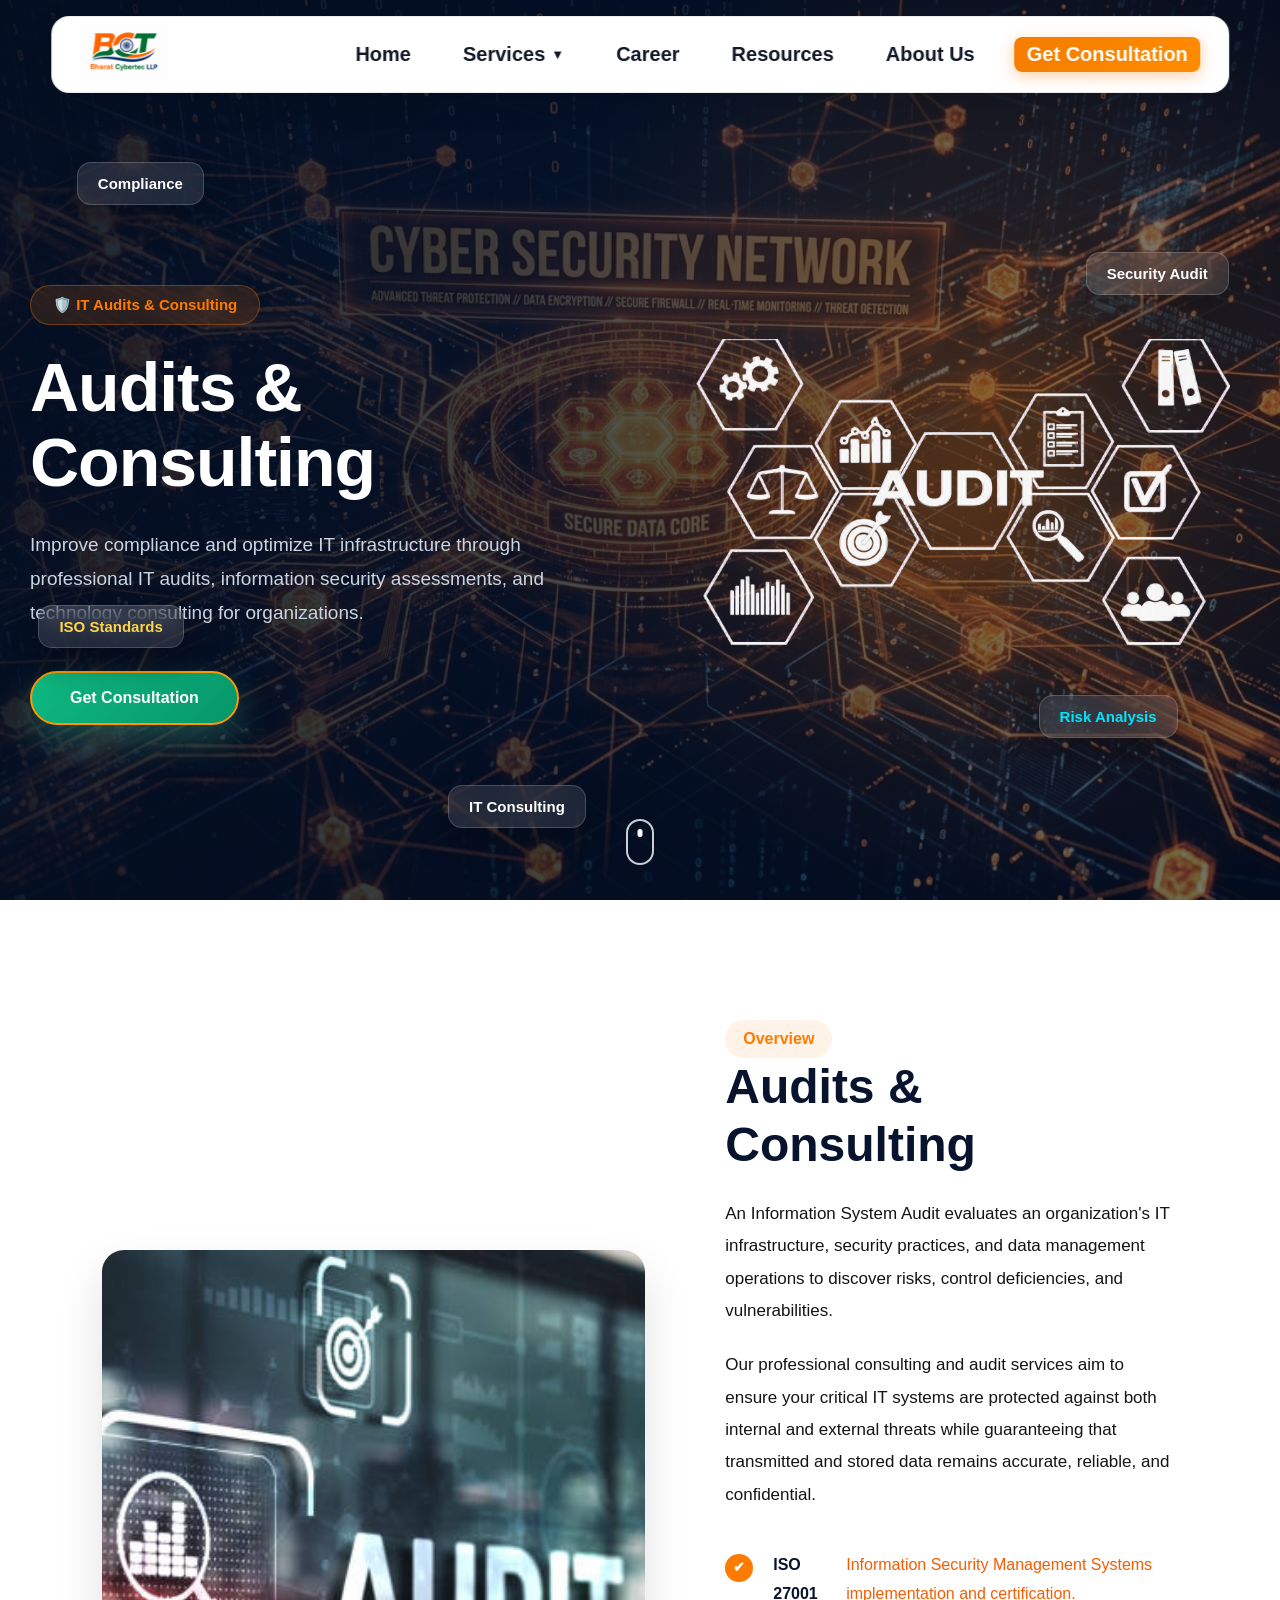
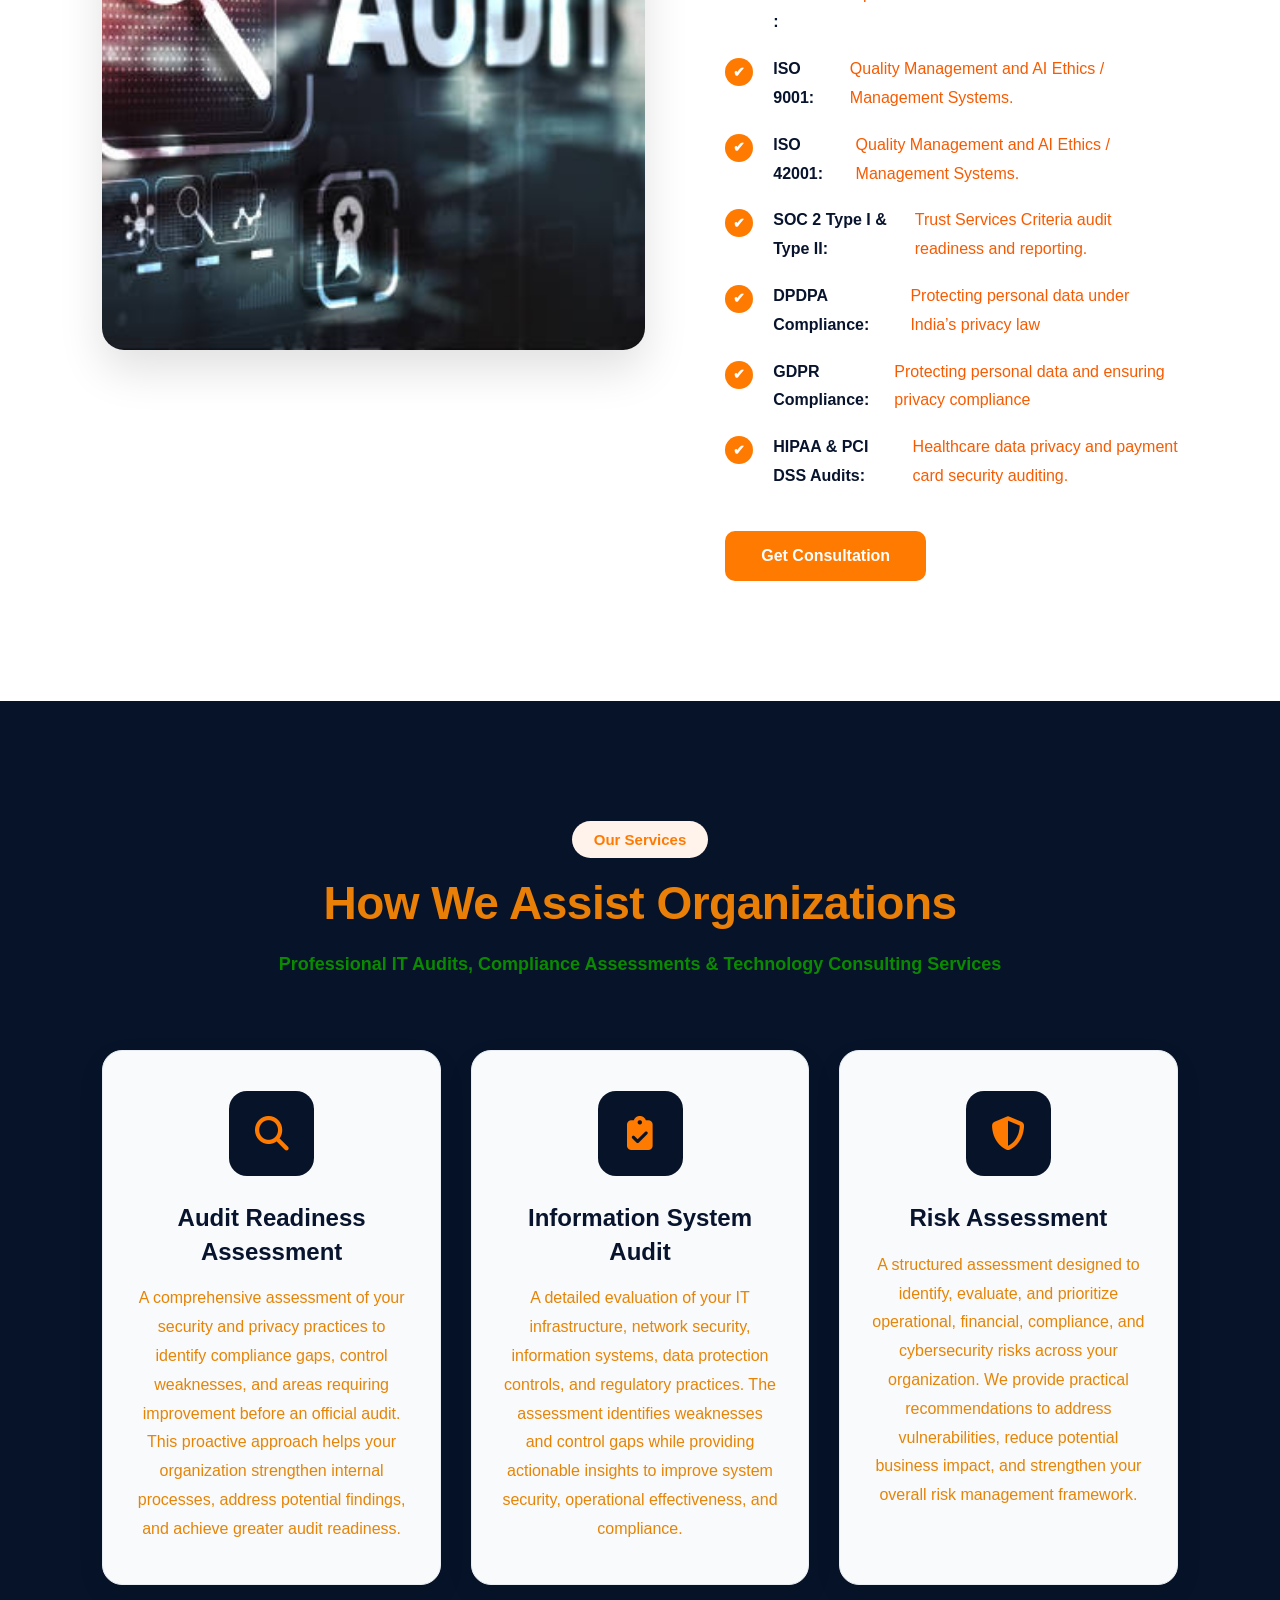
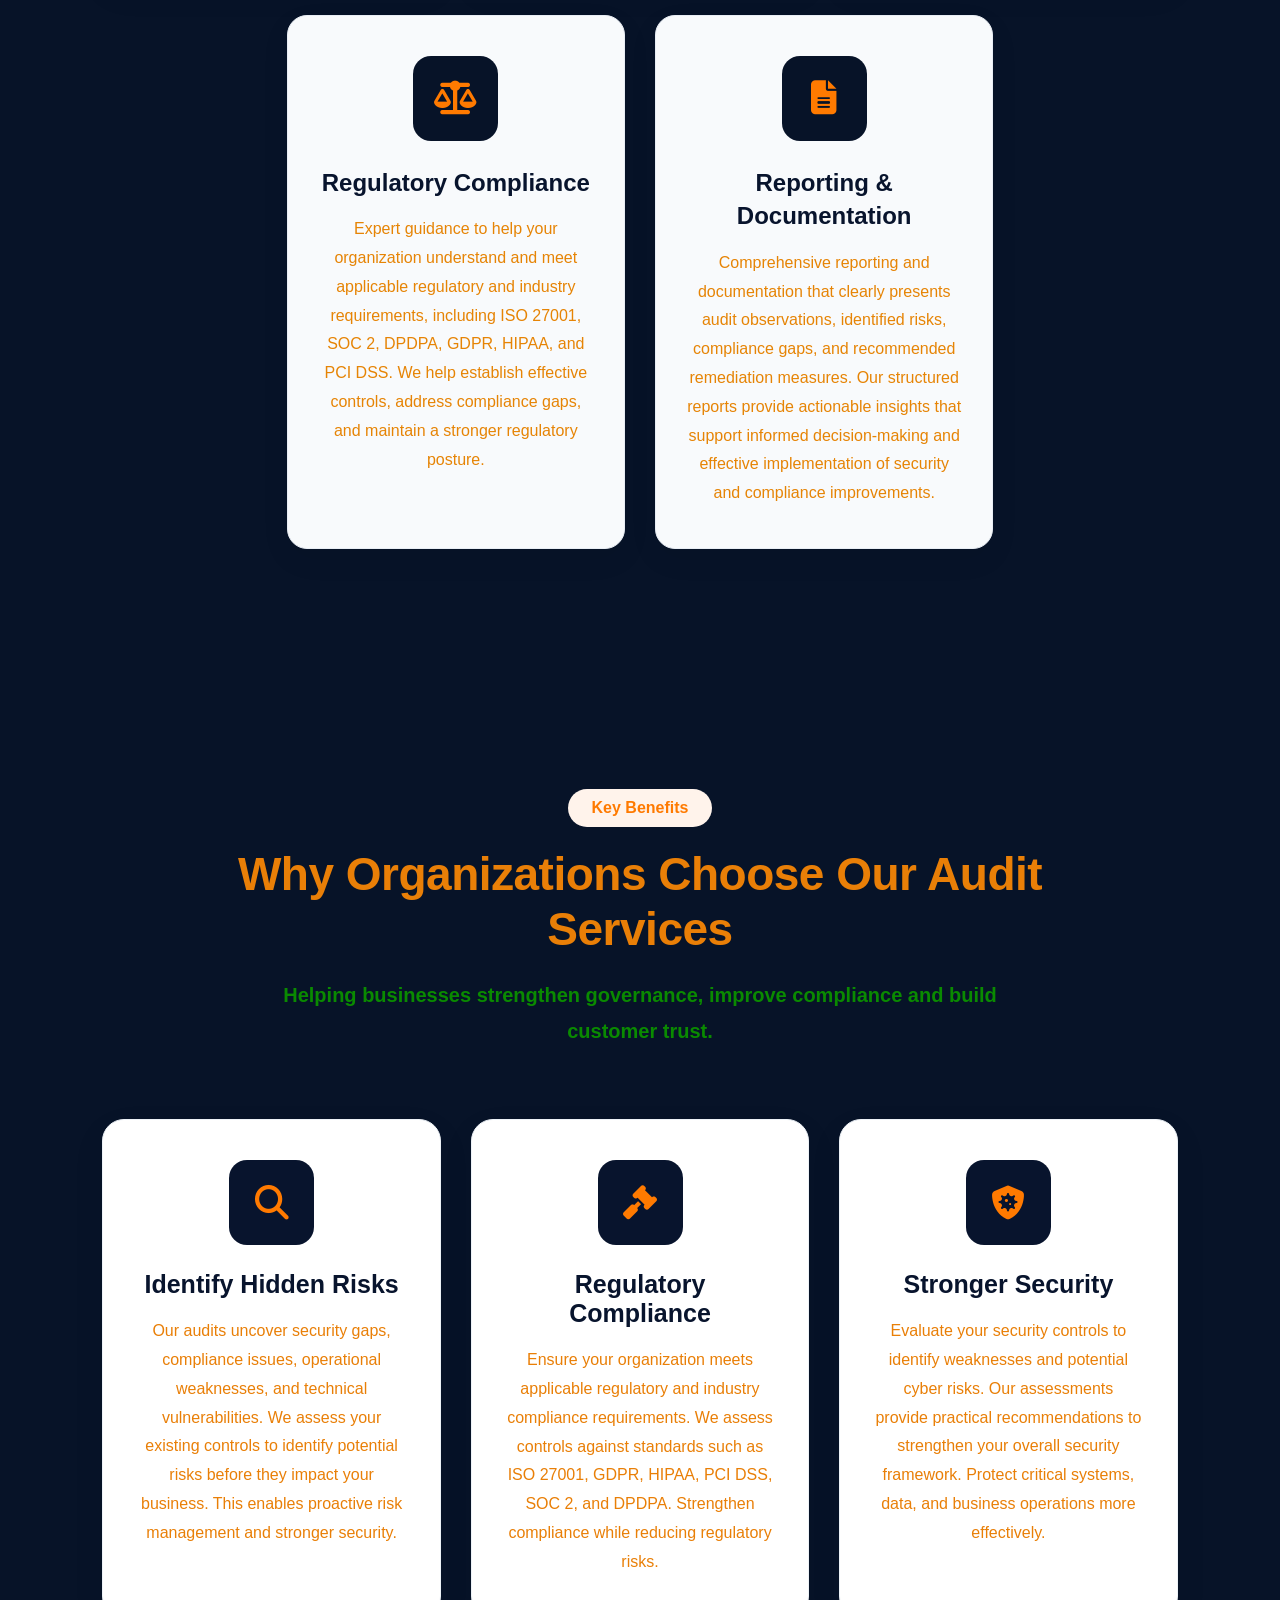
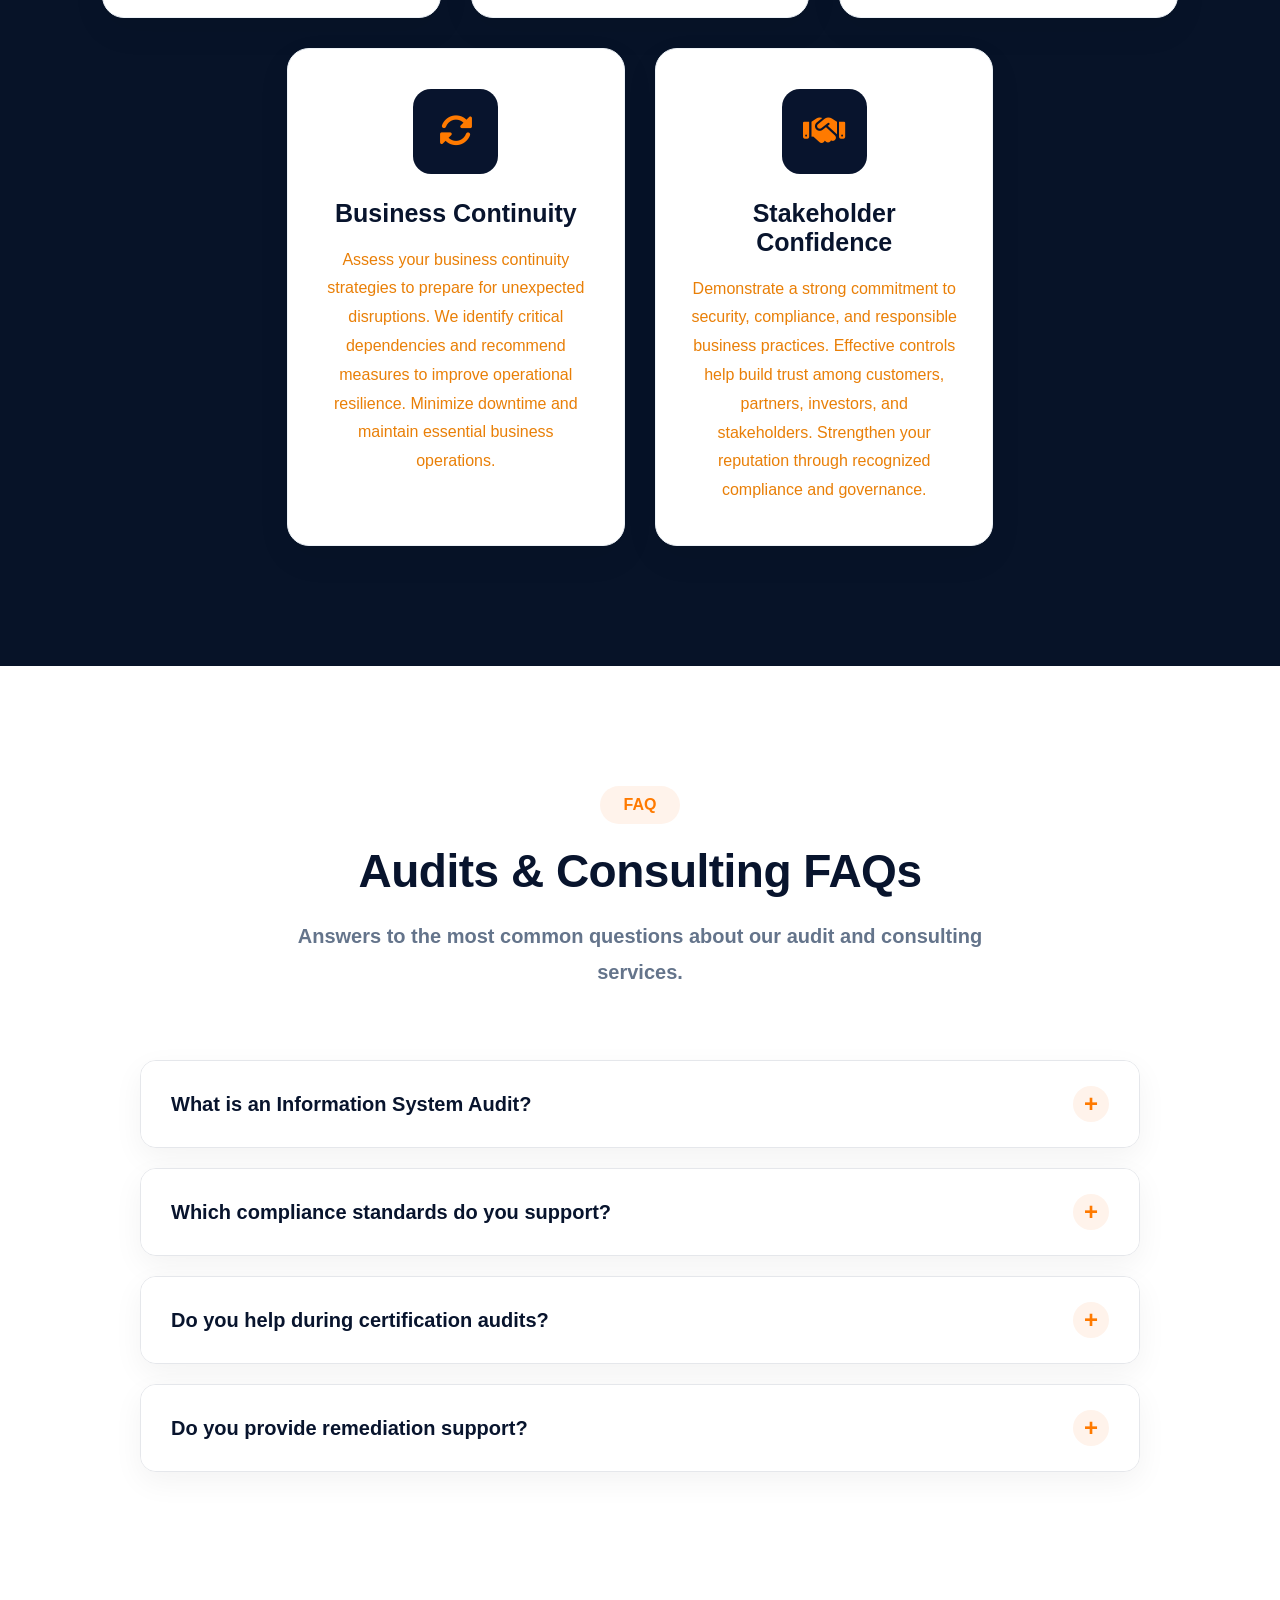
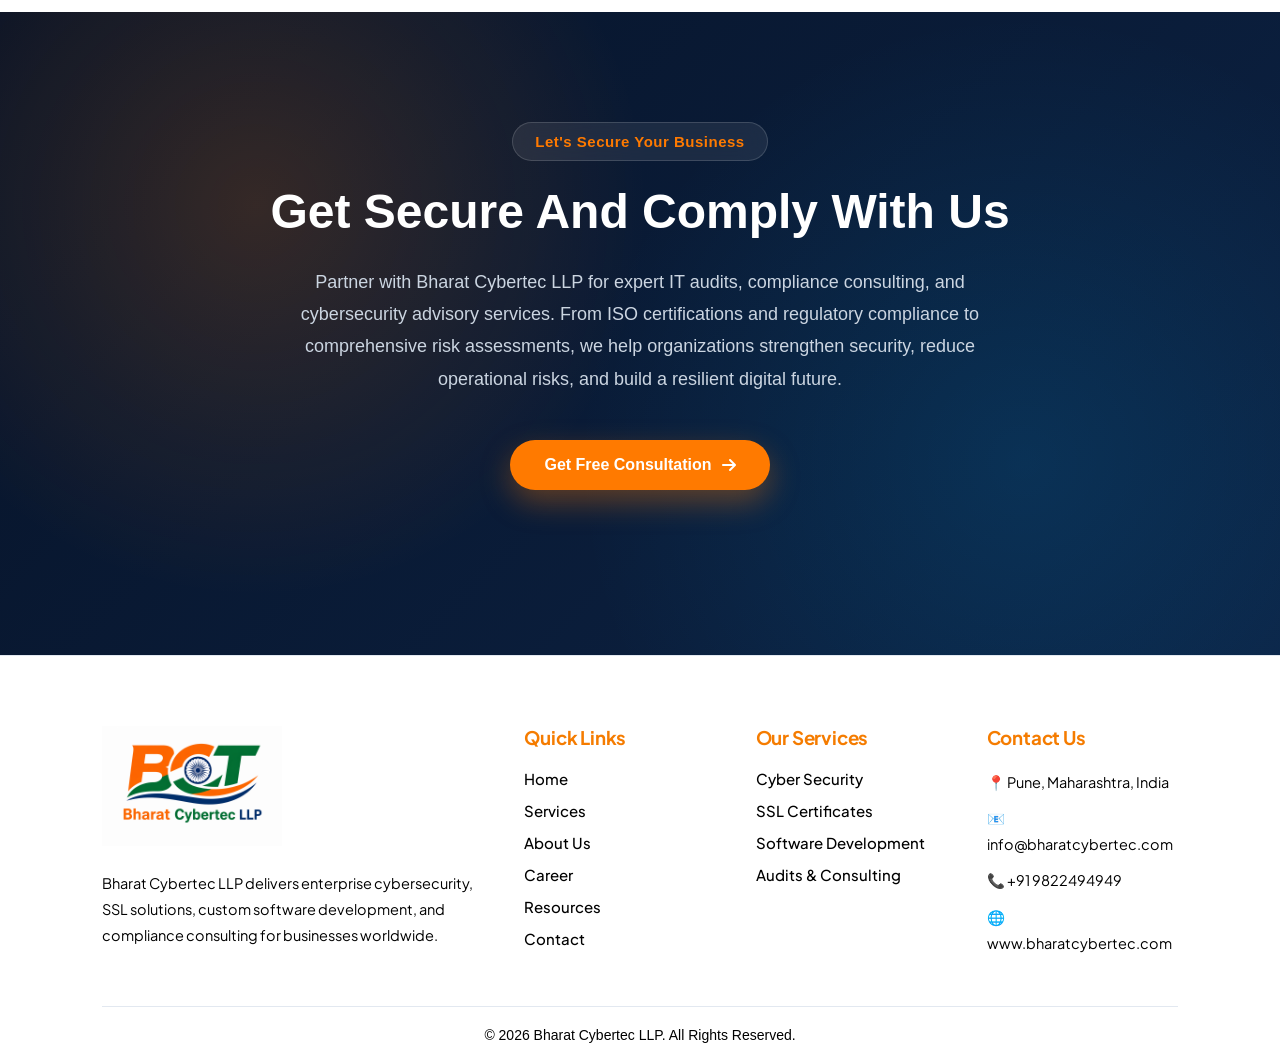
<file: home page/audits-consulting.html>
<!DOCTYPE html>
<html lang="en">
<head>
    <meta charset="UTF-8">
    <meta name="viewport" content="width=device-width, initial-scale=1.0">
    <title>Audits & Consulting | Bharat Cybertec LLP</title>
    <link rel="stylesheet" href="../assets/css/style.css">
    <!-- <link rel="stylesheet" href="../assets/css/services.css"> -->
    <link rel="stylesheet" href="../assets/css/audits-consulting.css">
<link rel="stylesheet"
href="https://cdnjs.cloudflare.com/ajax/libs/font-awesome/6.7.2/css/all.min.css">
</head>
<body>

    <!-- ================= Navbar ================= -->
    <nav class="navbar">
        <div class="container">
            <a href="home.html" class="logo">
                <img src="../assets/image/logo3.png" alt="Bharat Cybertec Logo">
            </a>

            <div class="menu-toggle" id="menuToggle">
                ☰
            </div>

            <ul class="nav-menu" id="navMenu">
                <li><a href="home.html">Home</a></li>
                <li class="dropdown">

<a href="#">
    Services
    <span class="arrow">▼</span>
</a>

<ul class="dropdown-menu">

<li>
<a href="cyber-security.html">
Cyber Security
</a>
</li>

<li>
<a href="ssl-certificates.html">
SSL Certificates
</a>
</li>


<li>
<a href="audits-consulting.html">
Audits & Consulting
</a>
</li>


<li>
<a href="software-development.html">
Software Development
</a>
</li>



</ul>

</li>
                <li><a href="career.html">Career</a></li>
                <li><a href="resources.html">Resources</a></li>
                <li><a href="about.html">About Us</a></li>
                <li>
                    <a href="contact.html" class="consultation-btn">
                        Get Consultation
                    </a>
                </li>
            </ul>
        </div>
    </nav>
    <script src="../assets/js/togglebtn.js"></script>

    <!-- ================= HERO SECTION ================= -->

<section class="services-hero audits-hero">

    <div class="hero-overlay"></div>

    <div class="services-overlay">

        <!-- LEFT CONTENT -->
        <div class="hero-left">

            <div class="hero-badge-pill">
                🛡️ IT Audits & Consulting
            </div>

            <h1>
                Audits & <br>
                Consulting
            </h1>

            <p>
                Improve compliance and optimize IT infrastructure through
                professional IT audits, information security assessments,
                and technology consulting for organizations.
            </p>

            <div class="hero-buttons">

                <a href="contact.html" class="btn-primary">
                    Get Consultation
                </a>

                <!-- <a href="#overview" class="btn-secondary">
                    Explore Services
                </a> -->

            </div>

        </div>


        <!-- RIGHT IMAGE -->
        <div class="hero-right">

            <div class="hero-glow"></div>

            <img 
            src="../assets/image/audit-consulting2.png"
            class="hero-laptop"
            alt="IT Audit Consulting">

        </div>


    </div>


    <!-- Floating Cards -->

    <div class="hero-shape shape1">
        Compliance
    </div>

    <div class="hero-shape shape2">
        Security Audit
    </div>

    <div class="hero-shape shape3">
        ISO Standards
    </div>

    <div class="hero-shape shape4">
        Risk Analysis
    </div>

    <div class="hero-shape shape5">
        IT Consulting
    </div>


    <div class="scroll-indicator">
        <span></span>
    </div>


</section>
    
    <!-- ================= PURPOSE & OVERVIEW ================= -->

<section class="service-details" id="overview">

    <div class="service-row">

        <!-- LEFT IMAGE -->
        <div class="service-image">

            <img
                src="../assets/image/audit-c.jpg"
                alt="Audits & Consulting">

        </div>

        <!-- RIGHT CONTENT -->
        <div class="service-info">

            <span class="section-tag">
                Overview
            </span>

            <h2>
                Audits & Consulting
            </h2>

            <p>
                An Information System Audit evaluates an organization's IT
                infrastructure, security practices, and data management
                operations to discover risks, control deficiencies,
                and vulnerabilities.
            </p>

            <p>
                Our professional consulting and audit services aim to ensure
                your critical IT systems are protected against both internal
                and external threats while guaranteeing that transmitted and
                stored data remains accurate, reliable, and confidential.
            </p>

            <ul>

                <li>
                    <strong>ISO 27001 :</strong>
                    Information Security Management Systems implementation
                    and certification.
                </li>

                <li>
                    <strong>ISO 9001:</strong>
                    Quality Management and AI Ethics / Management Systems.
                </li>

                   <li>
                    <strong>ISO 42001:</strong>
                    Quality Management and AI Ethics / Management Systems.
                </li>


                <li>
                    <strong>SOC 2 Type I & Type II:</strong>
                    Trust Services Criteria audit readiness and reporting.
                </li>

                <li>
                    <strong>DPDPA Compliance:</strong>
                    Protecting personal data under India’s privacy law
                </li>

                  <li>
                    <strong>GDPR Compliance:</strong>
                   Protecting personal data and ensuring privacy compliance
                </li>

                <li>
                    <strong>HIPAA & PCI DSS Audits:</strong>
                    Healthcare data privacy and payment card security auditing.
                </li>

            </ul>

            <a href="contact.html" class="btn-primary">
                Get Consultation
            </a>

        </div>

    </div>

</section>


   <!-- ================= HOW WE HELP ORGANIZATIONS ================= -->

<section class="services-overview">

    <div class="section-heading">

        <span class="section-tag">
            Our Services
        </span>

        <h2>
            How We Assist Organizations
        </h2>

        <p>
            Professional IT Audits, Compliance Assessments &
            Technology Consulting Services
        </p>

    </div>

    <div class="overview-grid">

        <div class="overview-card">

            <div class="overview-icon">
                <i class="fas fa-search"></i>
            </div>

            <h3>
                Audit Readiness Assessment
            </h3>

            <p>
                A comprehensive assessment of your security and privacy practices to identify compliance gaps, control weaknesses, and areas requiring improvement before an official audit. This proactive approach helps your organization strengthen internal processes, address potential findings, and achieve greater audit readiness.
            </p>

        </div>

        <div class="overview-card">

            <div class="overview-icon">
                <i class="fas fa-clipboard-check"></i>
            </div>

            <h3>
                Information System Audit
            </h3>

            <p>
                A detailed evaluation of your IT infrastructure, network security, information systems, data protection controls, and regulatory practices. The assessment identifies weaknesses and control gaps while providing actionable insights to improve system security, operational effectiveness, and compliance.
            </p>

        </div>

        <div class="overview-card">

            <div class="overview-icon">
                <i class="fas fa-shield-alt"></i>
            </div>

            <h3>
                Risk Assessment
            </h3>

            <p>
                A structured assessment designed to identify, evaluate, and prioritize operational, financial, compliance, and cybersecurity risks across your organization. We provide practical recommendations to address vulnerabilities, reduce potential business impact, and strengthen your overall risk management framework.
            </p>

        </div>

        <div class="overview-card">

            <div class="overview-icon">
                <i class="fas fa-balance-scale"></i>
            </div>

            <h3>
                Regulatory Compliance
            </h3>

            <p>
                Expert guidance to help your organization understand and meet applicable regulatory and industry requirements, including ISO 27001, SOC 2, DPDPA, GDPR, HIPAA, and PCI DSS. We help establish effective controls, address compliance gaps, and maintain a stronger regulatory posture.
            </p>

        </div>

        <div class="overview-card">

            <div class="overview-icon">
                <i class="fas fa-file-alt"></i>
            </div>

            <h3>
                Reporting & Documentation
            </h3>

            <p>
               Comprehensive reporting and documentation that clearly presents audit observations, identified risks, compliance gaps, and recommended remediation measures. Our structured reports provide actionable insights that support informed decision-making and effective implementation of security and compliance improvements.
            </p>

        </div>

    </div>

</section>




   <!-- ================= INTEL TABBED SECTION ================= -->

<!-- <div class="intel-outer-wrapper">



    <section class="intel-section visible">

            <div class="header">
                <h1>Key Advantages of Compliance Certification</h1>
            </div>

        <div class="intel-card">

            <div class="intel-tabs">


                <button class="intel-tab-btn"
                        data-tab="tab-audit-benefits">
                    Benefits
                </button>

            </div> -->

                       <!-- BENEFITS -->
<!-- 
            <div class="intel-tab-content"
                 id="tab-audit-benefits">

                <h3>
                    Key Advantages of Compliance
                    Certification
                </h3>

                <ul>

                    <li>
                        Audit-ready compliance for
                        ISO 27001, SOC 2,
                        DPDPA, GDPR, and PCI DSS.
                    </li>

                    <li>
                        Increased customer confidence
                        and enterprise credibility.
                    </li>

                    <li>
                        Reduced legal, operational,
                        and cybersecurity risks.
                    </li>

                    <li>
                        Improved governance,
                        business continuity,
                        and organizational resilience.
                    </li>

                </ul>

            </div>

        </div>

    </section>

</div>

<script src="../assets/js/intel-tab.js"></script> -->
    <!-- ================= RELATED SERVICES ================= -->

<!-- <section class="services-overview related-services">

    <div class="section-heading">

        <span class="section-tag">
            Related Services
        </span>

        <h2>
            Our Other Specialized Services
        </h2>

        <p>
            Integrated Security, Compliance and Software Solutions
            designed for modern businesses.
        </p>

    </div>

    <div class="overview-grid">

        <div class="overview-card">

            <div class="overview-icon">
                <i class="fas fa-shield-alt"></i>
            </div>

            <h3>
                Cyber Security
            </h3>

            <p>
                Protect your business with vulnerability assessments,
                penetration testing, SOC monitoring and advanced
                cybersecurity solutions.
            </p>

            <a href="cyber-security.html"
               class="get-service-btn">
                Learn More →
            </a>

        </div>

        <div class="overview-card">

            <div class="overview-icon">
                <i class="fas fa-lock"></i>
            </div>

            <h3>
                SSL Certificates
            </h3>

            <p>
                Secure websites using trusted SSL certificates that
                encrypt sensitive customer information and build trust.
            </p>

            <a href="ssl-certificates.html"
               class="get-service-btn">
                Learn More →
            </a>

        </div>

        <div class="overview-card">

            <div class="overview-icon">
                <i class="fas fa-laptop-code"></i>
            </div>

            <h3>
                Software Development
            </h3>

            <p>
                Enterprise software, web applications and digital
                platforms tailored to your business objectives.
            </p>

            <a href="software-development.html"
               class="get-service-btn">
                Learn More →
            </a>

        </div>

    </div>

</section> -->



<!-- ================= KEY BENEFITS ================= -->

<section class="service-benefits">

    <div class="section-heading">

        <span class="section-tag">
            Key Benefits
        </span>

        <h2>
            Why Organizations Choose Our Audit Services
        </h2>

        <p>
            Helping businesses strengthen governance,
            improve compliance and build customer trust.
        </p>

    </div>

    <div class="benefit-grid">

        <div class="benefit-card">

            <div class="benefit-icon">
                <i class="fas fa-search"></i>
            </div>

            <h3>
                Identify Hidden Risks
            </h3>

            <p>
                Our audits uncover security gaps, compliance issues, operational weaknesses, and technical vulnerabilities. We assess your existing controls to identify potential risks before they impact your business. This enables proactive risk management and stronger security.
            </p>

        </div>

        <div class="benefit-card">

            <div class="benefit-icon">
                <i class="fas fa-gavel"></i>
            </div>

            <h3>
                Regulatory Compliance
            </h3>

            <p>
                Ensure your organization meets applicable regulatory and industry compliance requirements. We assess controls against standards such as ISO 27001, GDPR, HIPAA, PCI DSS, SOC 2, and DPDPA. Strengthen compliance while reducing regulatory risks.
            </p>

        </div>

        <div class="benefit-card">

            <div class="benefit-icon">
                <i class="fas fa-shield-virus"></i>
            </div>

            <h3>
                Stronger Security
            </h3>

            <p>
                Evaluate your security controls to identify weaknesses and potential cyber risks. Our assessments provide practical recommendations to strengthen your overall security framework. Protect critical systems, data, and business operations more effectively.
            </p>

        </div>

        <div class="benefit-card">

            <div class="benefit-icon">
                <i class="fas fa-sync-alt"></i>
            </div>

            <h3>
                Business Continuity
            </h3>

            <p>
               Assess your business continuity strategies to prepare for unexpected disruptions. We identify critical dependencies and recommend measures to improve operational resilience. Minimize downtime and maintain essential business operations.
            </p>

        </div>

        <div class="benefit-card">

            <div class="benefit-icon">
                <i class="fas fa-handshake"></i>
            </div>

            <h3>
                Stakeholder Confidence
            </h3>

            <p>
                Demonstrate a strong commitment to security, compliance, and responsible business practices. Effective controls help build trust among customers, partners, investors, and stakeholders. Strengthen your reputation through recognized compliance and governance.
            </p>

        </div>

    </div>

</section>



<!-- ================= FAQ SECTION ================= -->

<section class="faq">

    <div class="section-heading">

        <span class="section-tag">
            FAQ
        </span>

        <h2>
            Audits & Consulting FAQs
        </h2>

        <p>
            Answers to the most common questions
            about our audit and consulting services.
        </p>

    </div>

    <div class="faq-container">

        <div class="faq-item">

            <button class="faq-question">

                What is an Information System Audit?

                <span>+</span>

            </button>

            <div class="faq-answer">

                <p>

                    An Information System Audit evaluates
                    your IT infrastructure, security controls,
                    processes and compliance practices to
                    identify vulnerabilities and recommend
                    improvements.

                </p>

            </div>

        </div>

        <div class="faq-item">

            <button class="faq-question">

                Which compliance standards do you support?

                <span>+</span>

            </button>

            <div class="faq-answer">

                <p>

                    We provide consulting for ISO 27001,
                    ISO 9001, ISO 42001, SOC 2,
                    GDPR, DPDPA, HIPAA,
                    PCI DSS and related standards.

                </p>

            </div>

        </div>

        <div class="faq-item">

            <button class="faq-question">

                Do you help during certification audits?

                <span>+</span>

            </button>

            <div class="faq-answer">

                <p>

                    Yes. We assist from gap assessment
                    through documentation, implementation,
                    mock audits and final certification.

                </p>

            </div>

        </div>

        <div class="faq-item">

            <button class="faq-question">

                Do you provide remediation support?

                <span>+</span>

            </button>

            <div class="faq-answer">

                <p>

                    Absolutely. Our consultants help
                    implement corrective actions,
                    improve controls and continuously
                    monitor compliance.

                </p>

            </div>

        </div>

    </div>

</section>

<script src="../assets/js/faq.js"></script>
<!-- ================= CTA SECTION ================= -->

<section class="cta-section">

    <div class="cta-overlay"></div>

    <div class="cta-content">

        <span class="cta-tag">
            Let's Secure Your Business
        </span>

        <h2>
            Get Secure And Comply With Us
        </h2>

        <p>
            Partner with Bharat Cybertec LLP for expert IT audits, compliance consulting,
            and cybersecurity advisory services. From ISO certifications and regulatory
            compliance to comprehensive risk assessments, we help organizations strengthen
            security, reduce operational risks, and build a resilient digital future.
        </p>

        <div class="cta-buttons">

            <a href="contact.html" class="cta-btn-primary">
                Get Free Consultation
                <i class="fas fa-arrow-right"></i>
            </a>
<!-- 
            <a href="tel:+919822494949" class="cta-btn-secondary">
                <i class="fas fa-phone-alt"></i>
                Call Us
            </a> -->

        </div>

        
</section>

    <!-- ================= FOOTER ================= -->
    <footer class="footer">
        <div class="footer-container">
            <div class="footer-box">
                <img src="../assets/image/logo3.png" alt="Bharat Cybertec Logo" class="footer-logo">
                <p>
                    Bharat Cybertec LLP delivers enterprise cybersecurity, SSL solutions,
                    custom software development, and compliance consulting for businesses worldwide.
                </p>
            </div>
            <div class="footer-box">
                <h3>Quick Links</h3>
                <ul>
                    <li><a href="home.html">Home</a></li>
                    <li><a href="services.html">Services</a></li>
                    <li><a href="about.html">About Us</a></li>
                    <li><a href="career.html">Career</a></li>
                    <li><a href="resources.html">Resources</a></li>
                    <li><a href="contact.html">Contact</a></li>
                </ul>
            </div>
            <div class="footer-box">
                <h3>Our Services</h3>
                <ul>
                    <li><a href="cyber-security.html">Cyber Security</a></li>
                    <li><a href="ssl-certificates.html">SSL Certificates</a></li>
                    <li><a href="software-development.html">Software Development</a></li>
                    <li><a href="audits-consulting.html">Audits & Consulting</a></li>
                </ul>
            </div>
            <div class="footer-box">
                <h3>Contact Us</h3>
                <p>📍 Pune, Maharashtra, India</p>
                <p>📧 info@bharatcybertec.com</p>
                <p>📞 +91 9822494949</p>
                <p>🌐 www.bharatcybertec.com</p>
            </div>
        </div>
        <hr>
        <div class="footer-bottom">
            <p>© 2026 Bharat Cybertec LLP. All Rights Reserved.</p>
        </div>
    </footer>

</body>
</html>
</file>
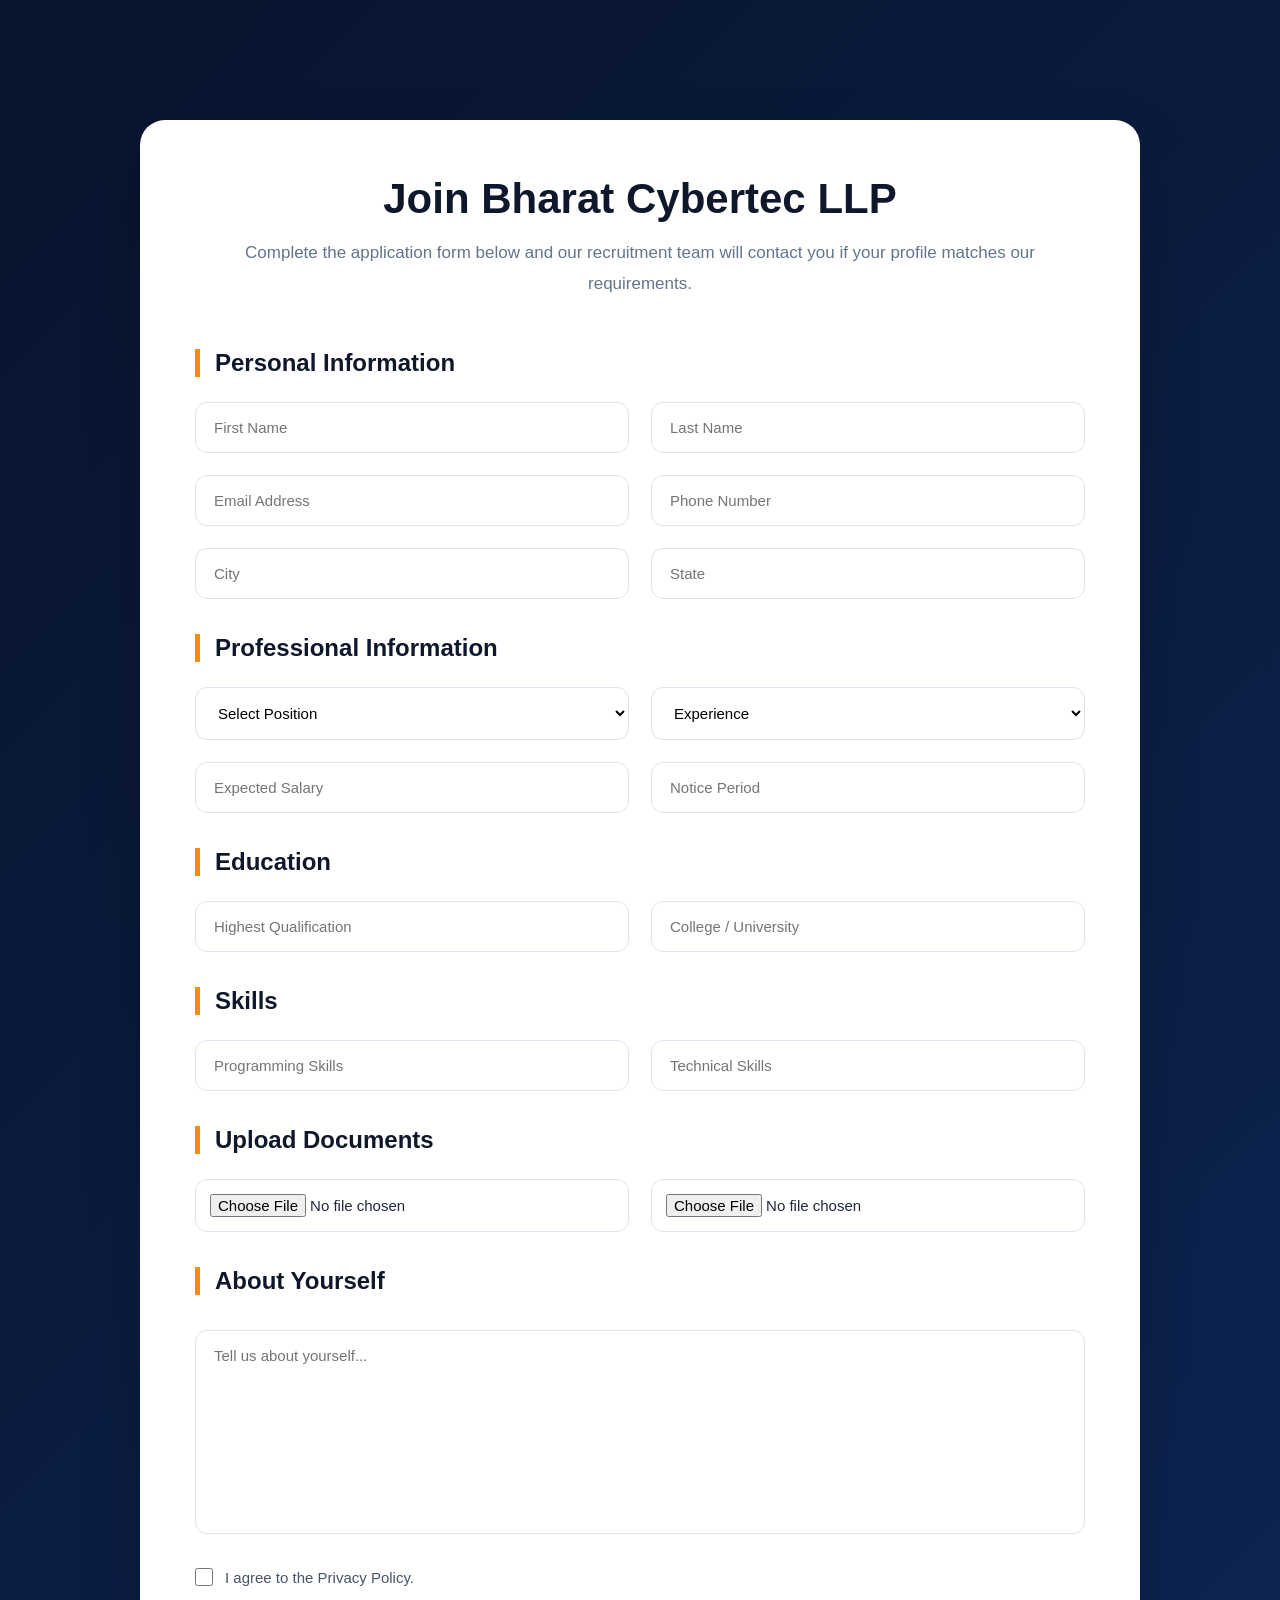
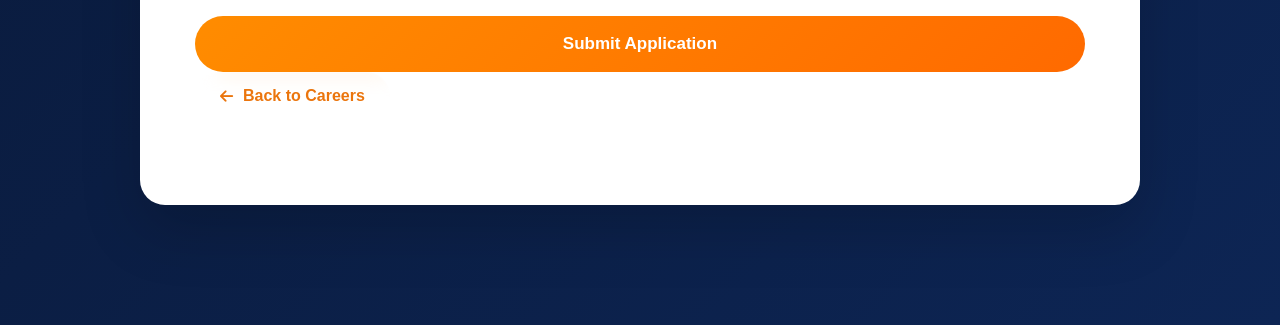
<file: home page/career-form.html>
<!DOCTYPE html>
<html lang="en">

<head>

<meta charset="UTF-8">
<meta name="viewport" content="width=device-width, initial-scale=1.0">

<title>Career Application | Bharat Cybertec LLP</title>

<link rel="stylesheet" href="../assets/css/career-form.css">

<link rel="stylesheet"
href="https://cdnjs.cloudflare.com/ajax/libs/font-awesome/6.6.0/css/all.min.css">

</head>

<body>

<section class="application-page">

<div class="form-container">

<div class="form-title">

<h1>Join Bharat Cybertec LLP</h1>

<p>
Complete the application form below and our recruitment
team will contact you if your profile matches our requirements.
</p>

</div>

<form>

<h2>Personal Information</h2>

<div class="grid-2">

<input type="text" placeholder="First Name" required>

<input type="text" placeholder="Last Name" required>

<input type="email" placeholder="Email Address" required>

<input type="tel" placeholder="Phone Number" required>

<input type="text" placeholder="City">

<input type="text" placeholder="State">

</div>

<h2>Professional Information</h2>

<div class="grid-2">

<select required>

<option>Select Position</option>

<option>Java Full Stack Developer</option>

<option>Cyber Security Analyst</option>

<option>React Frontend Developer</option>

</select>

<select>

<option>Experience</option>

<option>Fresher</option>

<option>1 Year</option>

<option>2 Years</option>

<option>3+ Years</option>

</select>

<input type="text" placeholder="Expected Salary">



<input type="text" placeholder="Notice Period">


</select>

</div>

<h2>Education</h2>

<div class="grid-2">

    <input type="text" placeholder="Highest Qualification">

<input type="text" placeholder="College / University">

</div>

<h2>Skills</h2>

<div class="grid-2">

<input type="text"
placeholder="Programming Skills">

<input type="text"
placeholder="Technical Skills">

</div>

<h2>Upload Documents</h2>

<div class="grid-2">

<input type="file" accept=".pdf">

<input type="file" accept=".pdf">

</div>

<h2>About Yourself</h2>

<textarea
placeholder="Tell us about yourself..."
rows="10"></textarea>

<label class="check">

<input type="checkbox" required>

I agree to the Privacy Policy.

</label>

<button type="submit">

Submit Application

</button>

</form>
<div class="back-btn-wrapper">

    <a href="career.html" class="back-btn">

        <i class="fa-solid fa-arrow-left"></i>

        Back to Careers

    </a>

</div>

</div>

</section>

</body>

</html>
</file>
<file: assets/css/career-form.css>
/*=========================================
CAREER APPLICATION FORM
=========================================*/

*{
    margin:0;
    padding:0;
    box-sizing:border-box;
    font-family:'Poppins',sans-serif;
}

body{
    background:#f4f7fc;
    color:#1e293b;
}

/*=========================================
SECTION
=========================================*/

.application-page{

    padding:120px 8%;

    background:
    linear-gradient(135deg,#08142d,#0d2554);

    min-height:100vh;

}

/*=========================================
FORM CONTAINER
=========================================*/

.form-container{

    max-width:1000px;

    margin:auto;

    background:#fff;

    border-radius:25px;

    padding:55px;

    box-shadow:
    0 25px 60px rgba(0,0,0,.18);

}

/*=========================================
TITLE
=========================================*/

.form-title{

    text-align:center;

    margin-bottom:50px;

}

.form-title h1{

    font-size:42px;

    color:#0f172a;

    margin-bottom:15px;

    font-weight:700;

}

.form-title p{

    color:#64748b;

    font-size:17px;

    line-height:1.8;

}

/*=========================================
SECTION TITLE
=========================================*/

form h2{

    font-size:24px;

    color:#0f172a;

    margin-top:35px;

    margin-bottom:25px;

    border-left:5px solid #ff8c00;

    padding-left:15px;

}

/*=========================================
GRID
=========================================*/

.grid-2{

    display:grid;

    grid-template-columns:repeat(2,1fr);

    gap:22px;

}

/*=========================================
INPUTS
=========================================*/

input,
select,
textarea{

    width:100%;

    padding:16px 18px;

    border:1px solid #dbe3ef;

    border-radius:12px;

    font-size:15px;

    transition:.35s;

    outline:none;

    background:#fff;

}

textarea{

    resize:none;

    margin-top:10px;

}

input:focus,
select:focus,
textarea:focus{

    border-color:#ff8c00;

    box-shadow:0 0 0 4px rgba(255,140,0,.15);

}

/*=========================================
FILE
=========================================*/

input[type=file]{

    padding:14px;

}

/*=========================================
CHECKBOX
=========================================*/

.check{

    display:flex;

    align-items:center;

    gap:12px;

    margin:30px 0;

    color:#475569;

    font-size:15px;

}

.check input{

    width:18px;

    height:18px;

}

/*=========================================
BUTTON
=========================================*/

button{

    width:100%;

    padding:18px;

    border:none;

    border-radius:50px;

    background:linear-gradient(135deg,#ff8c00,#ff6a00);

    color:#fff;

    font-size:17px;

    font-weight:600;

    cursor:pointer;

    transition:.35s;

}

button:hover{

    transform:translateY(-4px);

    box-shadow:
    0 15px 35px rgba(255,140,0,.35);

}

/*=========================================
RESPONSIVE
=========================================*/

@media(max-width:768px){

.form-container{

padding:30px;

}

.grid-2{

grid-template-columns:1fr;

}

.form-title h1{

font-size:34px;

}

}

/*==============================
BACK BUTTON
==============================*/

.back-btn-wrapper{

    max-width:100%;

    margin:0 auto 30px;

}

.back-btn{

    display:inline-flex;

    align-items:center;

    gap:10px;

    text-decoration:none;

    color:#eb750d;

    background:rgba(255,255,255,.12);

    backdrop-filter:blur(10px);

    border:1px solid rgba(255,255,255,.2);

    padding:14px 24px;

    border-radius:50px;

    font-size:16px;

    font-weight:600;

    transition:.35s;

}

.back-btn:hover{

    background:#ff8c00;

    color:#fff;

    transform:translateX(-5px);

    box-shadow:0 10px 25px rgba(255,140,0,.35);

}

.back-btn i{

    font-size:15px;

}
</file>
<file: assets/css/style.css>
@import url('https://fonts.googleapis.com/css2?family=Plus+Jakarta+Sans:wght@400;500;600;700;800&display=swap');

*{
    margin:0;
    padding:0;
    box-sizing:border-box;
    font-family:Arial, Helvetica, sans-serif;
}

body{
    background:#f5f5f5;

     margin: 0;

   
}

/* ================= Floating Navbar ================= */

/* ================= Premium Floating Navbar ================= */

.navbar{
    position:fixed;
    top:16px;
    left:50%;
    transform:translateX(-50%);
    width:92%;
    max-width:1400px;
    height:77px;
    padding:0 28px;
    display:flex;
    justify-content:space-between;
    align-items:center;
    background:#ffffff;
    backdrop-filter:blur(15px);
    -webkit-backdrop-filter:blur(15px);
    border:1px solid rgba(0,0,0,.08);
    border-radius:18px;
    box-shadow:0 10px 30px rgba(0,0,0,.12);
    transition:all 0.65s cubic-bezier(0.16, 1, 0.3, 1);
    z-index:9999;
}

.navbar.scrolled{
    top:10px;
    height:68px;
    background:#ffffff;
    box-shadow:0 12px 35px rgba(0,0,0,.18);
}

@media(max-width:768px){

.navbar{
    width:95%;
    top:10px;
    height:68px;
    padding:0 18px;
}

body{
    padding-top:90px;
}

}

.container{
    width:100%;
    margin:auto;
    display:flex;
    justify-content:space-between;
    align-items:center;
    height:100%;
}

.logo img{
    height:58px;
    width:auto;
    transition:all 0.65s ease;
}

.navbar.scrolled .logo img{
    height:52px;
}

.nav-menu{
    display:flex;
    align-items:center;
    list-style:none;
    gap:28px;
    overflow:visible;
}

.nav-menu li{
    position:relative;
    margin:0;
}

.nav-menu a{    
    text-decoration:none;
    color:#111827;
    font-weight:700;
    font-size:20px;
    padding:6px 12px;
    border-radius:8px;
    position:relative;
    transition:all 0.55s cubic-bezier(0.16, 1, 0.3, 1);
    display:inline-flex;
    align-items:center;
    gap:6px;
}

.nav-menu a::after{
    content:'';
    position:absolute;
    bottom:0;
    left:50%;
    transform:translateX(-50%) scaleX(0);
    width:70%;
    height:3px;
    background:#F57C00;
    border-radius:2px;
    transition:transform 0.55s ease;
}

.nav-menu a:hover,
.nav-menu a.active{
    color:#F57C00;
    background:rgba(245,124,0,0.08);
    transform:translateY(-2px);
}

.nav-menu a:hover::after,
.nav-menu a.active::after{
    transform:translateX(-50%) scaleX(1);
}

/* Dropdown */

.dropdown{
    position:relative;
}

.dropdown .arrow{
    display:inline-block;
    transition:transform 0.55s cubic-bezier(0.16, 1, 0.3, 1);
    font-size:13px;
}

.dropdown.open .arrow{
    transform:rotate(180deg);
    color:#F57C00;
}

.dropdown-menu{
    display:none;
    position:absolute;
    top:115%;
    left:0;
    min-width:270px;
    background:#ffffff;
    border:1px solid rgba(0,0,0,0.08);
    list-style:none;
    padding:8px 0;
    border-radius:14px;
    box-shadow:0 14px 35px rgba(0,0,0,.18);
    z-index:99999;
    animation:fadeInDown 0.6s cubic-bezier(0.16, 1, 0.3, 1) forwards;
}

.dropdown.open .dropdown-menu{
    display:block;
}

.dropdown-menu li a{
    display:block;
    padding:13px 22px;
    color:#111827;
    font-size:17px;
    font-weight:600;
    text-decoration:none;
    border-radius:6px;
    margin:2px 8px;
    transition:all 0.45s ease;
}

.dropdown-menu li a:hover{
    background:linear-gradient(90deg, #F57C00, #ff8c00);
    color:#ffffff;
    transform:translateX(6px);
    box-shadow:0 4px 12px rgba(245,124,0,0.3);
}

.dropdown-menu li a::after{
    display:none;
}

/* Consultation Button */

.consultation-btn{
    text-decoration:none;
    background:linear-gradient(135deg, #F57C00, #ff8c00);
    border:none;
    color:white !important; 
    padding:11px 24px;
    border-radius:30px;
    font-weight:700;
    font-size:16px;
    white-space:nowrap;
    display:inline-block;
    box-shadow:0 4px 15px rgba(245,124,0,0.35);
    transition:all 0.55s cubic-bezier(0.16, 1, 0.3, 1);
}

.consultation-btn:hover{
    background:linear-gradient(135deg, #ff8c00, #e06d00) !important;
    transform:translateY(-3px) scale(1.03);
    box-shadow:0 8px 24px rgba(245,124,0,0.55);
}

/* Mobile Button */

.menu-toggle{
    display:none;
    font-size:30px;
    color:#111827;
    cursor:pointer;
}


/* Responsive */

@media(max-width:768px){

.container{
    height:80px;
}

.menu-toggle{
    display:block;
}

.nav-menu{

    position:absolute;

    top:80px;
    left:0;

    width:100%;

    background:#fff;

    display:none;

    flex-direction:column;

    padding:20px 0;
}

.nav-menu.show{
    display:flex;
}

.nav-menu li{
    margin:15px 0;
}

.dropdown-menu{

    position:static;

    width:100%;

    display:none;

    box-shadow:none;
}

.dropdown.open .dropdown-menu{
    display:block;
}

img, video {
    max-width: 100%;
    height: auto;
}

section {
    overflow-x: hidden;
}

.nav-menu a {
    font-size: 18px;
    width: 100%;
    justify-content: center;
}

.hero-content,
.service-row,
.overview-container,
.mv-cards,
.team-members,
.values-grid,
.expertise-grid,
.projects-grid,
.clientele-grid,
.stats,
.service-container,
.benefit-grid {
    grid-template-columns: 1fr !important;
}

.hero-content,
.service-row,
.overview-container,
.mv-cards,
.team-members {
    display: block !important;
}

.section-heading h2,
.values-heading h2,
.mv-heading h2,
.expertise-heading h2,
.projects-heading h2,
.team-heading h2,
.cta-content h2 {
    font-size: clamp(30px, 7vw, 42px);
    line-height: 1.2;
}

}

/* =========================
   HOME HERO
========================= */

.home-hero {
    position: relative;
    width: 100%;
    height: 100vh;
    min-height: 700px;
    overflow: hidden;

    display: flex;
    align-items: center;
}


/* =========================
   VIDEO BACKGROUND
========================= */

.hero-video-bg {
    position: absolute;
    top: 0;
    left: 0;

    width: 100%;
    height: 100%;

    object-fit: cover;

    z-index: 0;
}


/* =========================
   DARK OVERLAY
========================= */

.home-hero::after {
    content: "";

    position: absolute;
    inset: 0;

    background: linear-gradient(
        90deg,
        rgba(5, 15, 35, 0.93) 0%,
        rgba(5, 15, 35, 0.78) 32%,
        rgba(5, 15, 35, 0.48) 55%,
        rgba(5, 15, 35, 0.12) 100%
    );

    z-index: 1;
}


/* =========================
   HERO CONTAINER
========================= */

.home-hero .container {
    position: relative;
    z-index: 2;

    width: 100%;
    max-width: 1400px;

    height: 100%;
    margin: 0 auto;

    display: flex;
    align-items: center;

    padding: 0 2%;
     padding-left: 25px;
    padding-right: 25px;
}



/* =========================
   HERO HEADING
========================= */
.hero-content {
    width: 100%;
    max-width: 680px;
    margin-top: 20px;

    display: flex;
    flex-direction: column;
    align-items: flex-start;
}
.hero-content h1 {
    font-family: 'Outfit', sans-serif;
    font-size: 62px;
    line-height: 1.08;
    font-weight: 800;
    letter-spacing: -1px;

    color: #ffffffdc;
    text-align: left;

    max-width: 560px;
    margin: 0 0 24px 0;
}

.hero-content p {
    font-family: 'Plus Jakarta Sans', sans-serif;
    max-width: 600px;

    font-size: 17px;
    line-height: 1.7;
    font-weight: 400;

    color: #e2e6ed !important;
    text-align: left;

    margin: 0 0 30px 0;
}

.hero-buttons {
    display: flex;
    align-items: center;
    justify-content: flex-start;
    gap: 20px;
}


/* =========================
   PRIMARY BUTTON
========================= */

.hero-buttons .btn-primary {
    display: inline-flex;

    align-items: center;
    justify-content: center;

    padding: 16px 34px;

    border-radius: 50px;

    background: #ff9800;

    color: #ffffff;

    text-decoration: none;

    font-size: 16px;
    font-weight: 600;

    border: 2px solid #ff9800;

    transition: all 0.35s ease;
}


.hero-buttons .btn-primary:hover {
    background: #ff7a00;

    border-color: #ff7a00;

    transform: translateY(-4px);

    box-shadow:
        0 15px 35px rgba(255, 152, 0, 0.35);
}


/* =========================
   TABLET
========================= */

@media (max-width: 992px) {

    .home-hero .container {
        padding: 0 5%;
    }


    .hero-content {
        max-width: 600px;
    }


    .hero-content h1 {
        font-size: 50px;
    }


    .hero-content p {
        font-size: 18px;
    }

}


/* =========================
   MOBILE
========================= */

@media (max-width: 768px) {

    .home-hero {
        min-height: 650px;
    }


    .home-hero .container {
        padding: 0 25px;

        justify-content: center;

        text-align: center;
    }


    .hero-content {
        max-width: 100%;

        margin-top: 30px;
    }


    .hero-content h1 {
        font-size: 40px;
        max-width: 530px;
        line-height: 1.12;

        margin-bottom: 22px;
    }


    .hero-content p {
        font-size: 16px;

        line-height: 1.7;

        margin-left: auto;
        margin-right: auto;

        margin-bottom: 32px;
    }


    .hero-buttons {
        justify-content: center;
    }


    .hero-buttons .btn-primary {
        padding: 14px 28px;

        font-size: 15px;
    }

}


/* =========================
   SMALL MOBILE
========================= */

@media (max-width: 480px) {

    .hero-content h1 {
        font-size: 34px;
    }


    .hero-content p {
        font-size: 15px;
    }


    .hero-buttons .btn-primary {
        width: 100%;
    }

}

/*================= Services Section (Expliot.io Minimalist Style) ===============*/

.services{
    padding:100px 8% 80px;
    background:linear-gradient(135deg, #070D1E 0%, #0B132B 50%, #152244 100%);
}

.section-heading{
    text-align:center;
    margin-bottom:60px;
}

.section-heading h2{
    font-size:46px;
    font-weight:800;
    color:#068916;
    margin-bottom:14px;
    letter-spacing:-0.5px;
}

.section-heading p{
    color:#f7f6f4;
    font-size:20px;
    font-weight:600;
    max-width:750px;
    margin:0 auto;
}

.service-container{
   display:grid; 
    grid-template-columns:repeat(2, 1fr); 
    gap:29px 24px; 
    margin-bottom:50px; 
    max-width:2000px; 
    margin-left:auto; 
    margin-right:auto;
}

.service-card{
    background:rgba(255,255,255,0.04);
    padding:35px;
    border-radius:20px;
    border:1px solid rgba(255,255,255,0.10);
    text-align:left;

    display:flex;
    flex-direction:column;

    min-height: 260px;
    height: 100%;
    width: 100%;

    box-shadow:0 12px 35px rgba(0,0,0,0.18);

    position:relative;
    overflow:hidden;

    transition:all 0.35s ease;
}

/* Orange top accent */

.service-card::before{
    content:"";

    position:absolute;
    top:0;
    left:0;

    width:100%;
    height:4px;

    background:#F57C00;

    transform:scaleX(0);
    transform-origin:left;

    transition:transform 0.35s ease;
}

/* Hover */

.service-card:hover{
    transform:translateY(-8px);

    background:rgba(255,255,255,0.07);

    border-color:rgba(245,124,0,0.45);

    box-shadow:
        0 20px 50px rgba(0,0,0,0.30);
}

.service-card:hover::before{
    transform:scaleX(1);
}

.icon{
    margin-bottom:20px;
    display:inline-block;
}

.icon svg{
    stroke:#F57C00;
    transition:transform 0.3s ease;
    width:50px;
    height:50px;
}

.service-card h3{
    margin-bottom:14px;
    color:#ffffff;
    font-size:26px;
    font-weight:800;
    line-height:1.35;
    letter-spacing:-0.3px;
}

.service-card p{
    color:#cbd5e1;
    line-height:1.8;
    font-size:17.5px;
    font-weight:500;
    margin-bottom:24px;
     text-align: justify;
    line-height: 1.7;
}

.get-service-btn{
    display:inline-flex;
    align-items:center;
    justify-content:center;
    width:46px;
    height:46px;
    background:#F57C00;
    color:#ffffff !important;
    border-radius:50%;
    font-weight:700;
    font-size:22px;
    text-decoration:none;
    margin-top:auto;
    box-shadow:0 4px 14px rgba(245,124,0,0.3);
    transition:all 0.3s ease;
}

.get-service-btn:hover{
    background:#e06d00 !important;
    transform:translateX(5px) scale(1.08);
    box-shadow:0 6px 20px rgba(245,124,0,0.5);
}

/* Key Information Banner below Services */

.services-info-banner{
    background:#ffffff;
    backdrop-filter:blur(16px);
    -webkit-backdrop-filter:blur(16px);
    border-radius:24px;
    padding:36px 4%;
    margin-top:60px;
    max-width:1700px;
    margin-left:auto;
    margin-right:auto;
    display:grid;
    grid-template-columns:repeat(4, 1fr);
    gap:28px;
    box-shadow:0 18px 45px rgba(0, 0, 0, 0.15);
    border:1px solid rgba(0, 0, 0, 0.08);
    
    /* Hidden initial state until scrolled into view */
    opacity:0;
    transform:translateX(140px);
    transition:all 1.8s cubic-bezier(0.16, 1, 0.3, 1);
    
}

.services-info-banner.visible{
    opacity:1;
    transform:translateX(0);
}

.info-item{
    display:flex;
    align-items:flex-start;
    gap:16px;
}

.info-icon{
    flex-shrink:0;
    line-height:1;
    display:flex;
    align-items:center;
    justify-content:center;
    width:52px;
    height:52px;
    background:rgba(245, 124, 0, 0.1);
    border-radius:14px;
    border:1px solid rgba(245, 124, 0, 0.25);
}

.info-icon svg{
    stroke:#F57C00;
}

.info-text h4{
    color:#0B132B;
    font-size:18px;
    font-weight:700;
    margin-bottom:6px;
}

.info-text p{
    color:#555555;
    font-size:14.5px;
    line-height:1.5;
    margin-bottom:0;
}

@media(max-width:992px){
    .services-info-banner{
        grid-template-columns:repeat(2, 1fr);
    }
}

@media(max-width:576px){
    .services-info-banner{
        grid-template-columns:1fr;
    }
}

.services-cta-wrapper{
    text-align:center;
    margin-top:55px;
}

.expliot-cta-btn{
    display:inline-block;
    background:#d9230f;
    color:#ffffff !important;
    padding:16px 36px;
    border-radius:35px;
    font-size:15px;
    font-weight:800;
    letter-spacing:0.8px;
    text-transform:uppercase;
    text-decoration:none;
    box-shadow:0 8px 25px rgba(217, 35, 15, 0.35);
    transition:all 0.35s ease;
}

.expliot-cta-btn:hover{
    background:#b81c0b !important;
    transform:translateY(-3px) scale(1.02);
    box-shadow:0 12px 30px rgba(217, 35, 15, 0.5);
}

@media(max-width:992px){
    .service-container{
        grid-template-columns:repeat(2, 1fr);
    }
}

@media(max-width:768px){
    .service-container{
        grid-template-columns:1fr;
    }

    .section-heading h2{
        font-size:32px;
    }
}


/* ================= Why Choose Us Section ================= */

.why-us{
    padding:80px 8%;
    background: linear-gradient(180deg, #fffbf5 0%, #f7fdf9 100%);
    background-image: repeating-linear-gradient(45deg, rgba(245, 124, 0, 0.02) 0, rgba(245, 124, 0, 0.02) 1px, transparent 0, transparent 20px);
}

.section-title{
    text-align:center;
    margin-bottom:50px;
}

.section-title h2{
    font-size:40px;
    color:#0b2b0f;
}

.section-title p{
    margin-top:10px;
    color:#666;
}

.why-container{
    display:grid;
    grid-template-columns:repeat(3,1fr);
    gap:30px;
}

.why-card{
    text-align:center;
    padding:35px;
    background:#f8fbff;
    border-radius:15px;
    transition:.3s;
    box-shadow:0 5px 20px rgba(0,0,0,.08);
}

.why-card:hover{
    transform:translateY(-10px);
    box-shadow:0 10px 25px rgba(0,0,0,.15);
}

.why-icon{
    font-size:50px;
    margin-bottom:20px;
}

.why-card h3{
    margin-bottom:15px;
    color:#d47807;
}

.why-card p{
    color:#555;
    line-height:1.6;
}

@media(max-width:992px){
    .why-container{
        grid-template-columns:repeat(2,1fr);
    }
}

@media(max-width:768px){
    .why-container{
        grid-template-columns:1fr;
    }
}




/* ================= Continuous Running Boxes Stream (Logo-Matched Theme) ================= */

.why-us-running-section {
    position: relative;
    background: #0b132b;
    background-image: repeating-linear-gradient(45deg, rgba(245, 124, 0, 0.02) 0, rgba(245, 124, 0, 0.02) 1px, transparent 0, transparent 20px);
    padding: 80px 0 100px;
    text-align: center;
    overflow: hidden;
}

/* =========================================================
   WHY CHOOSE - SECTION HEADING
========================================================= */

.sets-apart-header {
    position: relative;
    z-index: 10;

    width: 100%;
    max-width: 900px;

    margin: 0 auto 45px;
    padding: 0 20px;

    text-align: center;
}

.sets-apart-header h2 {
    display: block;

    margin: 0 0 15px;

    color: #068916 !important;

    font-size: 42px;
    font-weight: 800;
    line-height: 1.2;

    visibility: visible;
    opacity: 1;

    position: relative;
    z-index: 10;
}

.sets-apart-header p {
    display: block;

    margin: 0;

    color: #d47807 !important;

    font-size: 20px;
    font-weight: 500;
    line-height: 1.6;

    visibility: visible;
    opacity: 1;

    position: relative;
    z-index: 10;
}

.sets-apart-header p{
    color: #d47807;
    font-size: 20px;
}
.running-track-wrapper {
    width: 100%;
    overflow: hidden;
    position: relative;
    padding: 20px 0;
}

.running-track {
    display: flex;
    gap: 40px;
    width: max-content;
    animation: continuousRunRightToLeft 28s linear infinite;
}

.running-track-wrapper:hover .running-track {
    animation-play-state: paused;
}

@keyframes continuousRunRightToLeft {
    0% {
        transform: translateX(0);
    }
    100% {
        transform: translateX(-50%);
    }
}



.running-card {
    width: 820px;
    max-width: 88vw;
    background:    linear-gradient(135deg,#07152F,#0B2F73,#0F172A);;
    border-radius: 28px;
    padding: 45px 50px;
    box-shadow: 0 12px 35px rgba(11, 19, 43, 0.08);
    border: 1.5px solid rgba(245, 124, 0, 0.18);
    display: grid;
    grid-template-columns: 1.2fr 0.8fr;
    gap: 35px;
    align-items: center;
    text-align: left;
    flex-shrink: 0;
    transition: all 0.3s ease;
}

.running-card:hover {
    border-color: #F57C00;
    box-shadow: 0 16px 45px rgba(245, 124, 0, 0.15);
}

.card-title {
    font-size: 24px;
    font-weight: 800;
    color: #e89208;
    line-height: 1.35;
    margin-bottom: 16px;
    letter-spacing: -0.3px;
}

.card-desc {
    color: #e4e7ea;
    font-size: 15.5px;
    line-height: 1.75;
    margin-bottom: 28px;
}

.card-readmore-btn {
    display: inline-flex;
    align-items: center;
    gap: 8px;
    padding: 12px 28px;
    border-radius: 30px;
    border: 1.5px solid rgba(245, 124, 0, 0.35);
    background: #ffffff;
    color: #F57C00;
    font-weight: 700;
    font-size: 14px;
    text-decoration: none;
    transition: all 0.3s ease;
    box-shadow: 0 4px 12px rgba(245, 124, 0, 0.08);
}

.card-readmore-btn:hover {
    background: #F57C00;
    color: #ffffff;
    border-color: #F57C00;
    transform: translateY(-2px);
    box-shadow: 0 6px 20px rgba(245, 124, 0, 0.4);
}

.card-image-box {
    position: relative;
    width: 100%;
    height: 260px;
    border-radius: 18px;
    overflow: hidden;
    background: linear-gradient(135deg, #070D1E 0%, #0B132B 60%, #152244 100%);
    box-shadow: 0 10px 25px rgba(11, 19, 43, 0.15);
}

.card-image-box img {
    width: 100%;
    height: 100%;
    object-fit: cover;
    display: block;
}

.card-image-overlay {
    position: absolute;
    inset: 0;
    background: linear-gradient(180deg, rgba(7, 13, 30, 0.1) 0%, rgba(11, 19, 43, 0.85) 100%);
    display: flex;
    align-items: flex-end;
    padding: 24px;
}

.card-image-overlay h4 {
    color: #ffffff;
    font-size: 15px;
    font-weight: 800;
    letter-spacing: 0.8px;
}

@media(max-width: 992px) {
    .running-card {
        grid-template-columns: 1fr;
        gap: 25px;
        padding: 35px 30px;
    }
}


/* ================= Process Section ================= */

/* ================= Process Section (Tri-Color Logo Matched Theme) ================= */

/* =========================
   PROCESS CONTAINER
========================= */

.process {
    padding: 100px 8%;
    background: #0b132b;
}

.section-title h2{
    color:#038035;
    font-size:50px;
}

.section-title p{
    color:#ed7906;
    font-size:20px;
    margin-top:10px;
}

.process-container {
    display: grid;
    grid-template-columns: repeat(3, 1fr);
    gap: 35px;
    max-width: 1320px;
    margin: 0 auto;
    position: relative;
    
    
}


/* =========================
   PROCESS CARD
========================= */

.process-card {
    background: #ffffff;
    padding: 32px 35px 35px;
    border-radius: 24px;
    text-align: left;

    box-shadow: 0 10px 30px rgba(11, 19, 43, 0.04);

    border: 1.5px solid rgba(245, 124, 0, 0.15);

    position: relative;

    transition: all 0.35s ease;
}

.process-card:hover {
    transform: translateY(-6px);

    box-shadow:
        0 20px 45px rgba(245, 124, 0, 0.12);

    border-color: #F57C00;
}


/* =========================
   PROCESS NUMBER
========================= */

.process-number {
    font-size: 50px;
    font-weight: 800;
    line-height: 1;

    margin-bottom: 20px;

    background: linear-gradient(
        180deg,
        #FFB74D 0%,
        #F57C00 65%,
        #E65100 100%
    );

    -webkit-background-clip: text;
    -webkit-text-fill-color: transparent;

    letter-spacing: -1px;

    filter:
        drop-shadow(
            0 4px 12px rgba(245, 124, 0, 0.22)
        );
}


/* =========================
   PROCESS HEADING
========================= */

.process-card h3 {
    margin-bottom: 14px;

    color: #0B132B;

    font-size: 30px;
    font-weight: 800;
    white-space: nowrap;

    letter-spacing: -0.3px;
}


/* =========================
   PROCESS DESCRIPTION
========================= */

.process-card p {
    color: #606160;

    font-size: 17px;

    line-height: 1.7;

    margin: 0;
}


/* =========================
   01 → 02
   02 → 03
========================= */

.process-card:nth-child(1)::after,
.process-card:nth-child(2)::after {

    content: "→";

    position: absolute;

    top: 50%;
    right: -27px;

    transform: translateY(-50%);

    width: 52px;
    height: 52px;

    background: #ffffff;

    border: 2px solid #bbf7d0;

    border-radius: 50%;

    color: #16A34A;

    font-size: 28px;
    font-weight: 800;

    display: flex;
    align-items: center;
    justify-content: center;

    z-index: 5;

    box-shadow:
        0 5px 18px rgba(22, 163, 74, 0.15);

    transition: all 0.3s ease;
}


/* =========================
   03 ↓ 04
========================= */

.process-card:nth-child(3)::after {

    content: "↓";

    position: absolute;

    bottom: -27px;
    left: 50%;

    transform: translateX(-50%);

    width: 52px;
    height: 52px;

    background: #ffffff;

    border: 2px solid #bbf7d0;

    border-radius: 50%;

    color: #16A34A;

    font-size: 28px;
    font-weight: 800;

    display: flex;
    align-items: center;
    justify-content: center;

    z-index: 5;

    box-shadow:
        0 5px 18px rgba(22, 163, 74, 0.15);

    transition: all 0.3s ease;
}


/* =========================
   04 ← 05
   05 ← 06
========================= */

.process-card:nth-child(4)::after,
.process-card:nth-child(5)::after {

    content: "←";

    position: absolute;

    top: 50%;
    right: -27px;

    transform: translateY(-50%);

    width: 52px;
    height: 52px;

    background: #ffffff;

    border: 2px solid #bbf7d0;

    border-radius: 50%;

    color: #16A34A;

    font-size: 28px;
    font-weight: 800;

    display: flex;
    align-items: center;
    justify-content: center;

    z-index: 5;

    box-shadow:
        0 5px 18px rgba(22, 163, 74, 0.15);

    transition: all 0.3s ease;
}


/* =========================
   ARROW HOVER
========================= */

.process-card:hover::after {

    background: #16A34A;

    color: #ffffff;

    border-color: #16A34A;

    box-shadow:
        0 7px 22px rgba(22, 163, 74, 0.3);
}


/* =========================
   TABLET
========================= */

@media(max-width: 992px) {

    .process-container {
        grid-template-columns: repeat(2, 1fr);
        gap: 30px;
    }

    .process-card::after {
        display: none !important;
    }
}


/* =========================
   MOBILE
========================= */

@media(max-width: 640px) {

    .process {
        padding: 70px 6%;
    }

    .process-container {
        grid-template-columns: 1fr;
    }

    .process-number {
        font-size: 50px;
    }

    .process-card h3 {
        font-size: 22px;
    }

    .process-card::after {
        display: none !important;
    }
}
/* ================= Achievements ================= */

.stats{
    display:grid;
    grid-template-columns:repeat(4,1fr);
    gap:20px;

    background:#0b132b;
    color:white;

    padding:70px 8%;
    text-align:center;
}

.stat-box{
    padding:20px;
}

.stats-heading{
    grid-column:1 / -1;
    padding:0 20px 50px;
}

.stats-heading h2{
    color:#16A34A;
    font-size:50px;
}

.stat-box h2{
    color:#F57C00;
    font-size:50px;
}

.stat-box p{
    color:rgb(34, 125, 8);
    margin-top:10px;
}


/* ================= Testimonials ================= */

/* ================= Testimonials Section ================= */

.testimonials {
    padding: 90px 7% 105px;
    background: #f8fbff;
    text-align: center;
}

.testimonials .section-title {
    margin-bottom: 50px;
}

.testimonials .section-title h2 {
    font-size: 50px;
    font-weight: 800;
    color: #16A34A;
    margin-bottom: 12px;
}

.testimonials .section-title p {
    color: #f28806;
    font-size: 16.5px;
}

.testimonial-container {
    display: grid;
    grid-template-columns: repeat(3, 1fr);
    gap: 35px;
    max-width: 1320px;
    margin: 0 auto;
}

.testimonial-card {
    background: #ffffff;
    padding: 42px 35px 36px;
    border-radius: 24px;
    text-align: left;
    box-shadow: 0 10px 30px rgba(11, 19, 43, 0.05);
    border: 1.5px solid rgba(245, 124, 0, 0.12);
    position: relative;
    display: flex;
    flex-direction: column;
    justify-content: space-between;
    transition: all 0.35s cubic-bezier(0.16, 1, 0.3, 1);
}

.testimonial-card:hover {
    transform: translateY(-6px);
    box-shadow: 0 20px 45px rgba(245, 124, 0, 0.12);
    border-color: #F57C00;
}

.quote-icon {
    position: absolute;
    top: 25px;
    right: 30px;
    font-size: 60px;
    font-family: Georgia, serif;
    color: rgba(245, 124, 0, 0.18);
    line-height: 1;
    user-select: none;
}

.stars {
    color: #F57C00;
    font-size: 18px;
    letter-spacing: 3px;
    margin-bottom: 18px;
}

.testimonial-card p {
    color: #475569;
    font-size: 15.5px;
    line-height: 1.75;
    margin-bottom: 30px;
}

.client-profile {
    display: flex;
    align-items: center;
    gap: 16px;
    padding-top: 18px;
    border-top: 1px solid #f1f5f9;
}

.client-profile img {
    width: 58px;
    height: 58px;
    border-radius: 50%;
    object-fit: cover;
    border: 2px solid #F57C00;
    box-shadow: 0 4px 12px rgba(245, 124, 0, 0.2);
}

.client-info h3 {
    color: #0B132B;
    font-size: 18px;
    font-weight: 800;
    margin-bottom: 3px;
}

.client-info span {
    color: #64748b;
    font-size: 13.5px;
    font-weight: 600;
}

@media(max-width: 992px) {
    .testimonial-container {
        grid-template-columns: repeat(2, 1fr);
        gap: 25px;
    }
}

@media(max-width: 640px) {
    .testimonial-container {
        grid-template-columns: 1fr;
    }
}

@media(max-width:768px){
    .testimonial-container{
        grid-template-columns:1fr;
    }
}




/* ================= CTA Section (Video Background) ================= */

.cta {
    position: relative;
    padding: 100px 8%;
    background: #0B132B;
    color: white;
    text-align: center;
    overflow: hidden;
}

.cta-video-bg {
    position: absolute;
    top: 50%;
    left: 50%;
    width: 100%;
    height: 100%;
    object-fit: cover;
    transform: translate(-50%, -50%);
    z-index: 1;
}

.cta-overlay {
    position: absolute;
    inset: 0;
    background: linear-gradient(135deg, rgba(7, 13, 30, 0.85) 0%, rgba(11, 19, 43, 0.88) 100%);
    z-index: 2;
}

.cta-content {
    position: relative;
    z-index: 5;
    max-width: 750px;
    margin: 0 auto;
}

.cta h2{
    font-size:42px;
    margin-bottom:20px;
}

.cta p{
    max-width:700px;
    margin:0 auto 35px;
    line-height:1.8;
    color:#ddd;
}

.cta-buttons{
    display:flex;
    justify-content:center;
    gap:20px;
    flex-wrap:wrap;
}

.cta-btn,
.cta-btn-outline{
    text-decoration:none;
    padding:15px 30px;
    border-radius:30px;
    font-weight:bold;
    transition:.3s;
}

.cta-btn{
    background:#F57C00;
    color:white;
}

.cta-btn:hover{
    background:#d96d00;
}

.cta-btn-outline{
    border:2px solid white;
    color:white;
}

.cta-btn-outline:hover{
    background:white;
    color:#0B132B;
}





/* ================= Footer ================= */

/* ================= Premium White Footer ================= */

.footer{
    background:#ffffff;
    color:#000000;
    padding:70px 8% 20px;
    border-top:1px solid #e2e8f0;
    font-family: 'Plus Jakarta Sans', 'Inter', system-ui, -apple-system, sans-serif;
}

.footer-container{
    display:grid;
    grid-template-columns:2fr 1fr 1fr 1fr;
    gap:40px;
}

.footer-logo{
    width:180px;
    margin-bottom:20px;
    transition: transform 0.35s ease;
}

.footer-logo:hover{
    transform: translateY(-3px) scale(1.04);
}

.footer-box h3{
    margin-bottom:20px;
    color:#F57C00;
    font-family: 'Plus Jakarta Sans', 'Inter', system-ui, sans-serif;
    font-weight: 700;
    letter-spacing: -0.2px;
    transition: transform 0.3s ease;
}

.footer-box h3:hover{
    transform: translateX(3px);
}

.footer-box p{
    color:#000000;
    line-height:1.8;
    margin-bottom:10px;
    font-family: 'Plus Jakarta Sans', 'Inter', system-ui, sans-serif;
    font-size: 14.5px;
    transition: all 0.3s ease;
}

.footer-box p:hover{
    color:#16a34a;
    transform: translateX(4px);
}

.footer-box ul{
    list-style:none;
}

.footer-box ul li{
    margin-bottom:12px;
}

.footer-box ul li a{
    text-decoration:none;
    color:#000000;
    transition: all 0.35s cubic-bezier(0.16, 1, 0.3, 1);
    font-family: 'Plus Jakarta Sans', 'Inter', system-ui, sans-serif;
    font-size: 15px;
    font-weight: 500;
    display: inline-flex;
    align-items: center;
}

.footer-box ul li a:hover{
    color:#16a34a;
    transform: translateX(6px);
}

.footer hr{
    margin:40px 0 20px;
    border:none;
    border-top:1px solid #e2e8f0;
}

.footer-bottom{
    text-align:center;
    color:#000000;
    font-family: 'Plus Jakarta Sans', 'Inter', system-ui, sans-serif;
    font-size: 14px;
}

@media(max-width:992px){

.footer-container{
    grid-template-columns:repeat(2,1fr);
}

}

@media(max-width:768px){

.footer-container{
    grid-template-columns:1fr;
    text-align:center;
}

.footer-logo{
    margin:auto auto 20px;
}

}

/* ================= What Sets Us Apart ================= */

.what-sets-us-apart-section {
    position: relative;
    background: #f8fbff;
    padding: 80px 5% 100px;
    text-align: center;
    color: #0b132b;
    overflow: hidden;
}

.sets-apart-header {
    max-width: 850px;
    margin: 0 auto 50px;
}

.sets-apart-header h2 {
    font-size: 44px;
    font-weight: 800;
    color: #0B132B;
    margin-bottom: 16px;
    letter-spacing: -0.5px;
}

.sets-apart-header p {
    color: #555555;
    font-size: 17.5px;
    line-height: 1.7;
    font-weight: 400;
}

.sets-apart-card-wrapper {
    max-width: 1200px;
    margin: 0 auto;
    position: relative;
}

.sets-apart-card-container {
    background: #ffffff;
    border-radius: 28px;
    padding: 55px 60px 45px;
    box-shadow: 0 15px 45px rgba(0, 0, 0, 0.08);
    border: 1px solid #e2e8f0;
    color: #0b132b;
    text-align: left;
    position: relative;
    min-height: 380px;
}

.sets-apart-slide {
    display: none;
    grid-template-columns: 1.1fr 0.9fr;
    gap: 50px;
    align-items: center;
    opacity: 0;
}

.sets-apart-slide.active {
    display: grid;
    animation: slideInRightToLeft 1.4s cubic-bezier(0.16, 1, 0.3, 1) forwards;
}

@keyframes slideInRightToLeft {
    0% {
        opacity: 0;
        transform: translateX(120px);
    }
    100% {
        opacity: 1;
        transform: translateX(0);
    }
}

.slide-title {
    font-size: 26px;
    font-weight: 800;
    color: #1e293b;
    line-height: 1.35;
    margin-bottom: 22px;
    letter-spacing: -0.3px;
}

.slide-desc {
    color: #475569;
    font-size: 16px;
    line-height: 1.8;
    margin-bottom: 35px;
}

.slide-readmore-btn {
    display: inline-flex;
    align-items: center;
    gap: 10px;
    padding: 13px 30px;
    border-radius: 30px;
    border: 1.5px solid #e2e8f0;
    background: #ffffff;
    color: #dc2626;
    font-weight: 700;
    font-size: 14.5px;
    text-decoration: none;
    letter-spacing: 0.5px;
    box-shadow: 0 4px 14px rgba(0, 0, 0, 0.05);
    transition: all 0.3s ease;
}

.slide-readmore-btn:hover {
    background: #dc2626;
    color: #ffffff;
    border-color: #dc2626;
    transform: translateY(-2px);
    box-shadow: 0 6px 20px rgba(220, 38, 38, 0.3);
}

.slide-readmore-btn span {
    font-size: 18px;
    transition: transform 0.3s ease;
}

.slide-readmore-btn:hover span {
    transform: translateX(4px);
}

.slide-media {
    width: 100%;
}

.slide-image-box {
    position: relative;
    width: 100%;
    height: 340px;
    border-radius: 20px;
    overflow: hidden;
    box-shadow: 0 10px 25px rgba(0, 0, 0, 0.1);
}

.slide-image-box img {
    width: 100%;
    height: 100%;
    object-fit: cover;
    display: block;
}

.slide-image-overlay {
    position: absolute;
    inset: 0;
    background: linear-gradient(180deg, rgba(15, 23, 42, 0.15) 0%, rgba(15, 23, 42, 0.85) 100%);
    display: flex;
    align-items: flex-end;
    padding: 30px;
}

.slide-image-overlay h4 {
    color: #ffffff;
    font-size: 17px;
    font-weight: 800;
    letter-spacing: 0.5px;
    text-transform: uppercase;
}

/* Navigation Controls (Arrows) */
.sets-apart-nav-controls {
    display: flex;
    justify-content: center;
    gap: 12px;
    margin-top: 30px;
}

.nav-arrow {
    width: 48px;
    height: 44px;
    background: #f1f5f9;
    border: none;
    border-radius: 12px;
    font-size: 20px;
    font-weight: bold;
    color: #64748b;
    cursor: pointer;
    display: flex;
    align-items: center;
    justify-content: center;
    transition: all 0.3s ease;
}

.nav-arrow:hover {
    background: #e2e8f0;
    color: #0f172a;
    transform: translateY(-2px);
}

@media(max-width: 992px) {
    .sets-apart-slide {
        grid-template-columns: 1fr;
        gap: 35px;
    }
    
    .sets-apart-card-container {
        padding: 40px 30px;
    }
    
    .sets-apart-header h2 {
        font-size: 34px;
    }
}
</file>
<file: assets/css/career.css>
/*==============================
 CAREER HERO
==============================*/

.career-hero{
    position:relative;
    min-height:100vh;
    display:flex;
    align-items:center;
    justify-content:center;
    overflow:hidden;

    background:
    linear-gradient(
        rgba(7,15,35,.82),
        rgba(7,15,35,.88)
    ),
    url("../image/career-banner.jpg") center center/cover no-repeat;
}

/* animated grid */

.career-hero::before{
    content:"";
    position:absolute;
    inset:0;

    background-image:
    linear-gradient(rgba(255,255,255,.03) 1px,transparent 1px),
    linear-gradient(90deg,rgba(255,255,255,.03) 1px,transparent 1px);

    background-size:70px 70px;

    animation:gridMove 18s linear infinite;
}

@keyframes gridMove{

    from{
        transform:translateY(0);
    }

    to{
        transform:translateY(70px);
    }

}

/* glow */

.career-hero::after{

    content:"";

    position:absolute;

    width:650px;
    height:650px;

    right:-180px;
    top:-150px;

    border-radius:50%;

    background:radial-gradient(circle,
    rgba(0,240,255,.15),
    transparent 70%);
}

/* ================= Career Overlay ================= */
.career-overlay{

    width:90%;
    max-width:1300px;

    position:relative;
    z-index:5;

    text-align:center;

}

.career-overlay h1{

    font-size:72px;
    font-weight:800;
    color:#fff;

    line-height:1.15;

    margin-bottom:30px;

}

.career-overlay p{

    width:75%;
    margin:auto;

    font-size:22px;

    line-height:1.8;

    color:#d7e3ff;

    margin-bottom:45px;

}

/* ================= Career Buttons ================= */
.hero-buttons{
    display:flex;
    justify-content:center;
    align-items:center;
    gap:20px;
    margin-top:40px;
    flex-wrap:wrap;
}

.btn-primary{
    display:inline-flex;
    align-items:center;
    justify-content:center;

    min-width:190px;
    height:58px;

    background:linear-gradient(135deg,#F57C00,#FF9800);
    color:#fff;
    text-decoration:none;

    font-size:17px;
    font-weight:700;

    border-radius:50px;
    transition:.35s ease;

    box-shadow:0 12px 30px rgba(245,124,0,.35);
}

.btn-primary:hover{
    transform:translateY(-5px);
    box-shadow:0 18px 35px rgba(245,124,0,.45);
}

.btn-outline{
    display:inline-flex;
    align-items:center;
    justify-content:center;

    min-width:190px;
    height:58px;

    border:2px solid rgba(255,255,255,.35);
    color:#fff;
    text-decoration:none;

    font-size:17px;
    font-weight:700;

    border-radius:50px;
    transition:.35s ease;
}

.btn-outline:hover{
    background:#fff;
    color:#07122B;
}
/* ================= Career Badge ================= */

.career-badge{

    display:inline-flex;

    align-items:center;

    gap:12px;

    padding:12px 22px;

    border-radius:40px;

    background:rgba(0,240,255,.08);

    border:1px solid rgba(0,240,255,.3);

    color:#00F0FF;

    font-weight:600;

    margin-bottom:30px;

    backdrop-filter:blur(10px);

}


/* ================= Career Animation ================= */


.career-overlay>*{

    opacity:0;

    animation:heroFade .8s forwards;

}

.career-badge{
    animation-delay:.2s;
}

.career-overlay h1{
    animation-delay:.4s;
}

.career-overlay p{
    animation-delay:.6s;
}

.career-buttons{
    animation-delay:.8s;
}

@keyframes heroFade{

    from{

        opacity:0;

        transform:translateY(35px);

    }

    to{

        opacity:1;

        transform:translateY(0);

    }

}
/* ================= Responsive ================= */

@media(max-width:992px){

    .career-overlay h1{
        font-size:48px;
    }

    .career-overlay p{
        width:90%;
        font-size:19px;
    }
}

@media(max-width:768px){

    .career-hero{
        min-height:500px;
    }

    .career-overlay h1{
        font-size:36px;
    }

    .career-overlay p{
        font-size:17px;
    }

    .career-buttons{
        flex-direction:column;
    }

    .career-btn,
    .career-btn-outline{
        width:220px;
        text-align:center;
    }
}



/*=================================================
        WHY JOIN US
=================================================*/

.why-join{
    padding:110px 8%;
    background:#041b31;
    position:relative;
}

.section-title{
    text-align:center;
    max-width:800px;
    margin:0 auto 80px;
}

.section-tag{
    display:inline-block;
    color:#F57C00;
    font-size:14px;
    font-weight:700;
    letter-spacing:2px;
    text-transform:uppercase;
    margin-bottom:18px;
}

.section-title h2{
    font-size:52px;
    color:#159107ce;
    font-weight:800;
    margin-bottom:18px;
}

.section-title p{
    color:#fc850d;
    font-size:20px;
    line-height:1.8;
}

/*=====================================
        Timeline
=====================================*/

.career-timeline{

    position:relative;

    max-width:1200px;

    margin:auto;

}

/* Center Line */

.career-timeline::before{

    content:"";

    position:absolute;

    left:50%;

    top:0;

    width:4px;

    height:100%;

    transform:translateX(-50%);

    background:linear-gradient(
        to bottom,
        #F57C00,
        #FFB347
    );

    border-radius:20px;

    box-shadow:0 0 18px rgba(245,124,0,.35);

}

/* Timeline Item */

.timeline-item{

    position:relative;

    width:50%;

    margin-bottom:70px;

}

/* Left Side */

.timeline-item.left{

    padding-right:70px;

    text-align:right;

}

/* Right Side */

.timeline-item.right{

    margin-left:50%;

    padding-left:70px;

}

/*=====================================
        Timeline Card
=====================================*/

.timeline-content{

    background:#ffffff;

    padding:35px;

    border-radius:18px;

    border:1px solid #E5E7EB;

    box-shadow:0 15px 40px rgba(0,0,0,.08);

    transition:.35s;

    position:relative;

}

/* Card Hover */

.timeline-content:hover{

    transform:translateY(-8px);

    box-shadow:0 25px 60px rgba(0,0,0,.12);

    border-color:#F57C00;

}

/* Orange Accent */

.timeline-content::before{

    content:"";

    position:absolute;

    left:0;

    top:0;

    width:5px;

    height:100%;

    background:#F57C00;

    border-radius:18px 0 0 18px;

}

/* Right Cards */

.timeline-item.right .timeline-content::before{

    left:auto;

    right:0;

    border-radius:0 18px 18px 0;

}

/*=====================================
            Icon
=====================================*/

.timeline-icon{

    position:absolute;

    top:30px;

    width:70px;

    height:70px;

    background:#F57C00;

    color:#fff;

    border-radius:50%;

    display:flex;

    align-items:center;

    justify-content:center;

    font-size:28px;

    box-shadow:0 10px 30px rgba(245,124,0,.35);

    transition:.35s;

    z-index:5;

}

/* Left */

.timeline-item.left .timeline-icon{

    right:-35px;

}

/* Right */

.timeline-item.right .timeline-icon{

    left:-35px;

}

/* Hover */

.timeline-item:hover .timeline-icon{

    transform:scale(1.12);

    box-shadow:0 15px 40px rgba(245,124,0,.5);

}

/*=====================================
        Typography
=====================================*/

.timeline-content h3{

    font-size:27px;

    color:#ef9621;

    margin-bottom:15px;

    font-weight:700;

}

.timeline-content p{

    color:#65d32a;

    line-height:1.8;

    font-size:19px;

}

/*=====================================
        Timeline Dot
=====================================*/

.timeline-item::after{

    content:"";

    position:absolute;

    top:48px;

    width:18px;

    height:18px;

    background:#fff;

    border:5px solid #F57C00;

    border-radius:50%;

    z-index:4;

}

/* Left */

.timeline-item.left::after{

    right:-9px;

}

/* Right */

.timeline-item.right::after{

    left:-9px;

}

/*=====================================
        Animation
=====================================*/

.timeline-item{

    opacity:0;

    transform:translateY(50px);

    animation:timelineFade .8s ease forwards;

}

.timeline-item:nth-child(1){animation-delay:.1s;}
.timeline-item:nth-child(2){animation-delay:.3s;}
.timeline-item:nth-child(3){animation-delay:.5s;}
.timeline-item:nth-child(4){animation-delay:.7s;}

@keyframes timelineFade{

    from{

        opacity:0;

        transform:translateY(50px);

    }

    to{

        opacity:1;

        transform:translateY(0);

    }

}

/*=====================================
        Mobile
=====================================*/

@media(max-width:992px){

.career-timeline::before{

    left:35px;

}

.timeline-item{

    width:100%;

    padding-left:95px !important;

    padding-right:0 !important;

    margin-left:0 !important;

    text-align:left !important;

}

.timeline-item::after{

    left:26px !important;

    right:auto !important;

}

.timeline-icon{

    left:0 !important;

    right:auto !important;

    width:60px;

    height:60px;

    font-size:24px;

}

.timeline-content::before{

    left:0 !important;

    right:auto !important;

    border-radius:18px 0 0 18px !important;

}

}

@media(max-width:768px){

.section-title h2{

    font-size:38px;

}

.section-title p{

    font-size:16px;

}

.timeline-content{

    padding:28px;

}

.timeline-content h3{

    font-size:22px;

}

}
/* ================= Job Openings ================= */

/*=========================================================
                CURRENT JOB OPENINGS
=========================================================*/

.job-openings{

    padding:100px 8%;
    background:#041b31;

}

.jobs-container{

    max-width:1300px;

    margin:60px auto 0;

    display:grid;

    grid-template-columns:repeat(auto-fit,minmax(360px,1fr));

    gap:35px;
}
.job-card{

    background:#ffffff;

    border-radius:18px;

    padding:35px;

    border:1px solid #e5e7eb;

    box-shadow:0 12px 35px rgba(0,0,0,.08);

    transition:.35s;

    position:relative;

    overflow:hidden;

}

.job-card:hover{

    transform:translateY(-10px);

    box-shadow:0 25px 60px rgba(0,0,0,.15);

    border-color:#F57C00;

}

.job-card::before{

    content:"";

    position:absolute;

    top:0;

    left:0;

    width:5px;

    height:100%;

    background:#F57C00;

}
.job-header{

    display:flex;

    justify-content:space-between;

    align-items:center;

    margin-bottom:20px;

}

.job-header h3{

    color:#07122B;

    font-size:24px;

    font-weight:700;

}

.job-type{

    background:#FFF4E5;

    color:#F57C00;

    padding:8px 16px;

    border-radius:30px;

    font-size:14px;

    font-weight:700;

}
/*=========================================
        JOB LOCATION / META
=========================================*/

.job-location,
.job-meta{

    display:flex;
    flex-wrap:wrap;
    gap:18px;

    margin-bottom:22px;

    color:#64748B;

    font-size:15px;

    font-weight:500;

}

.job-meta span{

    display:flex;

    align-items:center;

    gap:8px;

}

.job-meta i{

    color:#F57C00;

}


/*=========================================
        JOB DESCRIPTION
=========================================*/

.job-card p{

    color:#64748B;

    font-size:16px;

    line-height:1.8;

    margin-bottom:25px;

}


/*=========================================
            SKILLS LIST
=========================================*/

.job-card ul,
.job-skills{

    list-style:none;

    padding:0;

    margin:0 0 30px;

}

.job-card ul li,
.job-skills li{

    display:flex;

    align-items:center;

    gap:10px;

    margin-bottom:14px;

    color:#0F172A;

    font-weight:500;

}

.job-card ul li i,
.job-skills li i{

    color:#16A34A;

    font-size:14px;

}


/*=========================================
            APPLY BUTTON
=========================================*/

.apply-btn,
.job-btn{

    display:inline-flex;

    align-items:center;

    gap:10px;

    padding:14px 28px;

    border-radius:50px;

    background:#F57C00;

    color:#fff;

    text-decoration:none;

    font-weight:600;

    transition:.35s;

}

.apply-btn:hover,
.job-btn:hover{

    background:#E65100;

    transform:translateY(-3px);

    box-shadow:0 15px 30px rgba(245,124,0,.35);

}

.apply-btn i,
.job-btn i{

    transition:.3s;

}

.apply-btn:hover i,
.job-btn:hover i{

    transform:translateX(5px);

}

/*=========================================
        CARD ANIMATIONS
=========================================*/

.job-card{

    opacity:0;

    transform:translateY(40px);

    animation:jobFade .8s forwards;

}

.job-card:nth-child(1){

    animation-delay:.2s;

}

.job-card:nth-child(2){

    animation-delay:.4s;

}

.job-card:nth-child(3){

    animation-delay:.6s;

}

@keyframes jobFade{

    from{

        opacity:0;

        transform:translateY(40px);

    }

    to{

        opacity:1;

        transform:translateY(0);

    }

}

/*=========================================
        HOVER EFFECT
=========================================*/

.job-card:hover h3{

    color:#F57C00;

    transition:.3s;

}

.job-card:hover .job-type{

    background:#F57C00;

    color:#fff;

}

/*=========================================
        RESPONSIVE
=========================================*/

@media(max-width:992px){

.jobs-container{

grid-template-columns:repeat(2,1fr);

}

}

@media(max-width:768px){

.job-openings{

padding:80px 6%;

}

.jobs-container{

grid-template-columns:1fr;

gap:25px;

}

.job-card{

padding:28px;

}

.job-header{

flex-direction:column;

align-items:flex-start;

gap:12px;

}

.job-header h3{

font-size:22px;

}

.job-meta{

flex-direction:column;

gap:10px;

}

.apply-btn,
.job-btn{

width:100%;

justify-content:center;

}

}

/* ================= Hiring Process ================= */
/*=========================================
        HIRING PROCESS
=========================================*/

.hiring-process{

    padding:100px 8%;

    background:#041b31;

}

.process-line{

    position:relative;

    display:flex;

    justify-content:space-between;

    align-items:flex-start;

    margin-top:70px;

}

.process-line::before{

    content:"";

    position:absolute;

    top:40px;

    left:8%;

    right:8%;

    height:4px;

    background:#dbe4ef;

    z-index:1;

}

.process-step{

    width:180px;

    text-align:center;

    position:relative;

    z-index:2;

}

.process-icon{

    width:80px;

    height:80px;

    margin:auto;

    border-radius:50%;

    background:#ffffff;

    border:4px solid #F57C00;

    display:flex;

    justify-content:center;

    align-items:center;

    font-size:30px;

    color:#F57C00;

    box-shadow:0 10px 25px rgba(245,124,0,.18);

    transition:.35s;

}

.process-step:hover .process-icon{

    background:#F57C00;

    color:#fff;

    transform:translateY(-8px) scale(1.08);

}

.process-step h4{

    margin-top:22px;

    color:#f4f6f5;

    font-size:20px;

    font-weight:700;

}

.process-step p{

    margin-top:10px;

    color:#64748B;

    line-height:1.6;

    font-size:15px;

}

/*==============================
        Responsive
==============================*/

@media(max-width:991px){

.process-line{

    flex-direction:column;

    gap:50px;

    align-items:center;

}

.process-line::before{

    display:none;

}

.process-step{

    width:100%;

    max-width:300px;

}

}
/* ================= Internship ================= */

.internship{

    padding:90px 8%;
    background:#ffffff;
}

.internship

.internship-container{

    display:flex;
    align-items:center;
    justify-content:space-between;
    gap:60px;
    margin-top:50px;
}

.internship-image{

    flex:1;
}

.internship-image img{

    width:100%;
    border-radius:15px;
}

.internship-content{

    flex:1;
}

.internship-content h3{

    font-size:34px;
    color:#0B132B;
    margin-bottom:20px;
}

.internship-content p{

    color:#140505;
    line-height:1.8;
    margin-bottom:25px;
}

.internship-content ul{

    list-style:none;
    margin-bottom:30px;
}

.internship-content ul li{

    margin-bottom:15px;
    color:#333;
    font-size:17px;
}

.intern-btn{

    display:inline-block;
    padding:15px 35px;
    background:#F57C00;
    color:#fff;
    text-decoration:none;
    border-radius:30px;
    transition:.3s;
}

.intern-btn:hover{

    background:#d96d00;
}

.tick{
    color:#28a745;
    font-size:20px;
    font-weight:bold;
    margin-right:10px;
}

@media(max-width:992px){

    .internship-container{

        flex-direction:column;
        text-align:center;
    }

    .internship-content ul{

        text-align:left;
        display:inline-block;
    }
}



/* ================= Career FAQ ================= */

.career-faq{

    padding:90px 8%;
    background:#ffffff;
}

.faq-container{

    max-width:900px;
    margin:50px auto 0;
}

.faq-item{

    background:#1b2a3e;

    margin-bottom:20px;

    border-radius:10px;

    overflow:hidden;

    box-shadow:0 5px 15px rgba(0,0,0,.08);
}

.faq-question{

    width:100%;

    border:none;

    background:none;

    padding:20px 25px;

    font-size:18px;

    font-weight:600;

    cursor:pointer;

    display:flex;

    justify-content:space-between;

    align-items:center;

    color:#e6e3e0;
}

.faq-question span{

    color:#F57C00;

    font-size:28px;
}

.faq-answer{

    max-height:0;

    overflow:hidden;

    transition:max-height .4s ease;
}

.faq-answer p{

    padding:0 25px 20px;

    line-height:1.8;

    color:#fc9106;
}

.faq-item.active .faq-answer{

    max-height:200px;
}

.faq-item.active .faq-question span{

    transform:rotate(45deg);
}


/* ================= Career CTA ================= */

.career-cta{

    padding:90px 8%;

    background:linear-gradient(135deg,#0B132B,#162447);

    color:#fff;

    text-align:center;
}

.career-cta-content{

    max-width:850px;

    margin:auto;
}

.career-cta h2{

    font-size:45px;

    margin-bottom:20px;
}

.career-cta p{

    font-size:18px;

    line-height:1.8;

    color:#ddd;

    margin-bottom:40px;
}

.career-cta-buttons{

    display:flex;

    justify-content:center;

    align-items:center;

    margin-top:40px;

}
.btn-primary{

    display:inline-flex;

    align-items:center;

    justify-content:center;

    padding:18px 42px;

    border-radius:50px;

    background:#ff8c00;

    color:#fff;

    text-decoration:none;

    font-weight:700;

    font-size:17px;

    transition:.35s;

    box-shadow:0 12px 30px rgba(255,140,0,.35);

}

.btn-primary:hover{

    transform:translateY(-5px);

    background:#ff9d1f;

}

.career-cta-btn{

    background:#F57C00;

    color:#fff;

    padding:16px 38px;

    border-radius:40px;

    text-decoration:none;

    font-size:17px;

    font-weight:600;

    transition:.3s;
}

.career-cta-btn:hover{

    background:#d96d00;

    transform:translateY(-3px);
}

.career-cta-outline{

    border:2px solid #fff;

    color:#fff;

    padding:16px 38px;

    border-radius:40px;

    text-decoration:none;

    font-size:17px;

    font-weight:600;

    transition:.3s;
}

.career-cta-outline:hover{

    background:#fff;

    color:#0B132B;
}

@media(max-width:768px){

    .career-cta h2{

        font-size:34px;
    }

    .career-cta p{

        font-size:16px;
    }

}
</file>
<file: assets/css/contactus.css>
/*=================================================
CONTACT HERO
=================================================*/

.contact-hero{

    position:relative;

    min-height:100vh;

    display:flex;

    justify-content:center;

    align-items:center;

    overflow:hidden;

    padding:120px 8%;

    background:
    linear-gradient(135deg,#07152F,#0B2F73,#0F172A);

}

/* Background Grid */

.contact-hero::before{

    content:"";

    position:absolute;

    inset:0;

    background-image:

    linear-gradient(rgba(255,255,255,.04) 1px,transparent 1px),

    linear-gradient(90deg,rgba(255,255,255,.04) 1px,transparent 1px);

    background-size:70px 70px;

    animation:gridMove 18s linear infinite;

}

@keyframes gridMove{

    from{

        transform:translateY(0);

    }

    to{

        transform:translateY(70px);

    }

}

/* Glow */

.contact-hero::after{

    content:"";

    position:absolute;

    width:650px;

    height:650px;

    right:-180px;

    top:-180px;

    background:radial-gradient(circle,
    rgba(245,124,0,.25),
    transparent 70%);

}

.hero-overlay{

    position:absolute;

    inset:0;

    background:rgba(0,0,0,.25);

}

.contact-content{

    position:relative;

    z-index:10;

    max-width:900px;

    text-align:center;

}

.hero-tag{

    display:inline-flex;

    align-items:center;

    gap:10px;

    padding:12px 22px;

    border-radius:40px;

    background:rgba(255,255,255,.08);

    border:1px solid rgba(255,255,255,.18);

    backdrop-filter:blur(10px);

    color:#00F0FF;

    font-size:14px;

    font-weight:700;

    margin-bottom:35px;

}

.contact-content h1{

    font-size:72px;

    color:#fff;

    font-weight:800;

    line-height:1.1;

    margin-bottom:30px;

}

.contact-content h1 span{

    color:#F57C00;

}

.contact-content p{

    max-width:760px;

    margin:auto;

    color:#CBD5E1;

    font-size:22px;

    line-height:1.8;

}

.hero-buttons{

    margin-top:45px;

    display:flex;

    justify-content:center;

    gap:20px;

    flex-wrap:wrap;

}

.btn-primary{

    background:#F57C00;

    color:#fff;

    padding:18px 38px;

    border-radius:50px;

    text-decoration:none;

    font-weight:600;

    transition:.35s;

}

.btn-primary:hover{

    transform:translateY(-6px);

}

.btn-secondary{

    border:2px solid rgba(255,255,255,.25);

    color:#fff;

    padding:18px 38px;

    border-radius:50px;

    text-decoration:none;

    transition:.35s;

}

.btn-secondary:hover{

    background:#fff;

    color:#0B132B;

}

/* Floating Cards */

.floating-card{

    position:absolute;

    background:rgba(255,255,255,.08);

    backdrop-filter:blur(12px);

    border:1px solid rgba(255,255,255,.15);

    color:#fff;

    padding:15px 24px;

    border-radius:15px;

    display:flex;

    align-items:center;

    gap:12px;

    animation:float 5s ease-in-out infinite;

    z-index:5;

}

.floating-card i{

    color:#F57C00;

    font-size:22px;

}

.card1{

    top:20%;

    left:8%;

}

.card2{

    bottom:20%;

    left:12%;

    animation-delay:1.5s;

}

.card3{

    right:8%;

    top:35%;

    animation-delay:3s;

}

@keyframes float{

    0%,100%{

        transform:translateY(0);

    }

    50%{

        transform:translateY(-15px);

    }

}

/* Responsive */

@media(max-width:992px){

.contact-content h1{

    font-size:52px;

}

.contact-content p{

    font-size:18px;

}

.floating-card{

    display:none;

}

}

@media(max-width:768px){

.contact-content h1{

    font-size:40px;

}

.hero-buttons{

    flex-direction:column;

}

.hero-buttons a{

    width:100%;

    text-align:center;

}

}
/*====================================
CONTACT INFO
====================================*/

.contact-info{

    padding:100px 8%;

    background:#ffffff;

}

.contact-grid{

    display:grid;

    grid-template-columns:repeat(4,1fr);

    gap:30px;

    margin-top:60px;

}

.contact-card{

    background:#ffffff;

    border-radius:18px;

    padding:40px 30px;

    text-align:center;

    border:1px solid #edf2f7;

    transition:.4s;

    box-shadow:0 15px 40px rgba(0,0,0,.06);

}

.contact-card:hover{

    transform:translateY(-10px);

    border-color:#F57C00;

    box-shadow:0 25px 50px rgba(245,124,0,.15);

}

.contact-icon{

    width:80px;

    height:80px;

    margin:auto;

    margin-bottom:25px;

    border-radius:50%;

    display:flex;

    justify-content:center;

    align-items:center;

    background:#fff3e6;

    color:#F57C00;

    font-size:32px;

    transition:.4s;

}

.contact-card:hover .contact-icon{

    background:#F57C00;

    color:#fff;

    transform:rotateY(180deg);

}

.contact-card h3{

    color:#0B132B;

    font-size:24px;

    margin-bottom:18px;

}

.contact-card p{

    color:#64748B;

    line-height:1.8;

    font-size:16px;

}

@media(max-width:992px){

.contact-grid{

    grid-template-columns:repeat(2,1fr);

}

}

@media(max-width:768px){

.contact-grid{

    grid-template-columns:1fr;

}

}
/*====================================
CONTACT FORM
====================================*/

.contact-form-section{

    padding:100px 8%;

    background:#f8fbff;

}

.contact-wrapper{

    display:grid;

    grid-template-columns:1.4fr .8fr;

    gap:40px;

    margin-top:60px;

}

.contact-form-box{

    background:#fff;

    padding:40px;

    border-radius:20px;

    box-shadow:0 20px 45px rgba(0,0,0,.08);

}

.form-row{

    display:grid;

    grid-template-columns:1fr 1fr;

    gap:20px;

    margin-bottom:20px;

}

.contact-form-box input,
.contact-form-box select,
.contact-form-box textarea{

    width:100%;

    padding:16px 18px;

    border:1px solid #dbe4ef;

    border-radius:12px;

    font-size:16px;

    outline:none;

    transition:.3s;

}

.contact-form-box input:focus,
.contact-form-box select:focus,
.contact-form-box textarea:focus{

    border-color:#F57C00;

    box-shadow:0 0 0 4px rgba(245,124,0,.12);

}

.contact-form-box textarea{

    resize:none;

    margin-bottom:25px;

}

.send-btn{

    background:#F57C00;

    color:#fff;

    border:none;

    padding:16px 35px;

    border-radius:50px;

    font-size:16px;

    font-weight:600;

    cursor:pointer;

    display:inline-flex;

    align-items:center;

    gap:10px;

    transition:.35s;

}

.send-btn:hover{

    transform:translateY(-4px);

    box-shadow:0 15px 35px rgba(245,124,0,.3);

}

/* Right Side */

.company-info{

    background:#0B132B;

    color:#fff;

    border-radius:20px;

    padding:45px 35px;

}

.company-info h3{

    font-size:30px;

    margin-bottom:20px;

}

.company-info>p{

    color:#cbd5e1;

    line-height:1.8;

    margin-bottom:35px;

}

.info-item{

    display:flex;

    gap:18px;

    margin-bottom:30px;

    align-items:flex-start;

}

.info-item i{

    width:55px;

    height:55px;

    border-radius:50%;

    background:#F57C00;

    display:flex;

    align-items:center;

    justify-content:center;

    font-size:20px;

    flex-shrink:0;

}

.info-item h4{

    margin-bottom:6px;

    font-size:18px;

}

.info-item p{

    color:#cbd5e1;

    font-size:15px;

}

@media(max-width:992px){

.contact-wrapper{

    grid-template-columns:1fr;

}

}

@media(max-width:768px){

.form-row{

    grid-template-columns:1fr;

}

.contact-form-box{

    padding:30px;

}

.company-info{

    padding:30px;

}

}

/*====================================
GOOGLE MAP
====================================*/

.map-section{

    padding:100px 8%;

    background:#ffffff;

}

.map-wrapper{

    display:grid;

    grid-template-columns:2fr 1fr;

    gap:35px;

    margin-top:60px;

    align-items:stretch;

}

.map-box{

    overflow:hidden;

    border-radius:20px;

    box-shadow:0 20px 45px rgba(0,0,0,.08);

}

.map-box iframe{

    width:100%;

    height:500px;

    border:none;

}

.map-info{

    background:#0B132B;

    color:#fff;

    border-radius:20px;

    padding:40px;

    display:flex;

    flex-direction:column;

    justify-content:center;

}

.map-info h3{

    font-size:30px;

    margin-bottom:25px;

}

.map-info p{

    margin-bottom:20px;

    color:#CBD5E1;

    display:flex;

    align-items:center;

    gap:12px;

    font-size:17px;

}

.map-info i{

    color:#F57C00;

    width:25px;

}

.direction-btn{

    margin-top:35px;

    display:inline-flex;

    align-items:center;

    justify-content:center;

    gap:10px;

    text-decoration:none;

    background:#F57C00;

    color:#fff;

    padding:16px;

    border-radius:50px;

    font-weight:600;

    transition:.35s;

}

.direction-btn:hover{

    transform:translateY(-5px);

    box-shadow:0 15px 35px rgba(245,124,0,.35);

}

@media(max-width:992px){

.map-wrapper{

    grid-template-columns:1fr;

}

.map-box iframe{

    height:400px;

}

}
/*====================================
FAQ
====================================*/

.contact-faq{

    padding:100px 8%;

    background:#f8fbff;

}

.faq-container{

    max-width:900px;

    margin:60px auto 0;

}

.faq-item{

    background:#fff;

    border-radius:15px;

    margin-bottom:18px;

    overflow:hidden;

    box-shadow:0 12px 30px rgba(0,0,0,.08);

}

.faq-question{

    width:100%;

    border:none;

    background:none;

    padding:24px 30px;

    display:flex;

    justify-content:space-between;

    align-items:center;

    cursor:pointer;

    font-size:18px;

    font-weight:600;

    color:#0B132B;

}

.faq-question i{

    color:#F57C00;

}

.faq-answer{

    display:none;

    padding:0 30px 25px;

}

.faq-answer p{

    color:#64748B;

    line-height:1.8;

}

.faq-item.active .faq-answer{

    display:block;

}


/*====================================
FINAL CTA
====================================*/

.contact-cta{

    padding:110px 8%;

    background:

    linear-gradient(135deg,#08142d,#0B2F73);

    text-align:center;

    color:#fff;

}

.cta-content{

    max-width:850px;

    margin:auto;

}

.contact-cta span{

    color:#F57C00;

    font-weight:700;

    letter-spacing:2px;

}

.contact-cta h2{

    font-size:52px;

    margin:25px 0;

}

.contact-cta p{

    color:#CBD5E1;

    font-size:20px;

    line-height:1.8;

}

.cta-buttons{

    margin-top:45px;

    display:flex;

    justify-content:center;

    gap:20px;

    flex-wrap:wrap;

}

.cta-btn{

    background:#F57C00;

    color:#fff;

    padding:18px 40px;

    border-radius:50px;

    text-decoration:none;

    font-weight:600;

    transition:.35s;

}

.cta-btn:hover{

    transform:translateY(-5px);

}

.cta-outline{

    border:2px solid rgba(255,255,255,.25);

    color:#fff;

    padding:18px 40px;

    border-radius:50px;

    text-decoration:none;

    transition:.35s;

}

.cta-outline:hover{

    background:#fff;

    color:#0B132B;

}
</file>
<file: assets/css/cyber-security.css>
/* ================= CYBER SECURITY DEDICATED STYLES ================= */

:root {
    --primary-dark: #070D1E;
    --secondary-dark: #0F172A;
    --accent-orange: #F57C00;
    --accent-cyan: #00F0FF;
    --accent-purple: #6366F1;
    --text-main: #0F172A;
    --text-muted: #64748B;
    --bg-light: #F8FAFC;
    --glass-bg: rgba(255, 255, 255, 0.7);
    --glass-border: rgba(255, 255, 255, 0.4);
    --font-heading: 'Outfit', sans-serif;
    --font-body: 'Plus Jakarta Sans', sans-serif;
}

body {
    font-family: var(--font-body);
    color: var(--text-main);
    background-color: #FFFFFF;
    overflow-x: hidden;
}

h1,
h2,
h3,
h4,
h5,
h6 {
    font-family: var(--font-heading);
}

/* ================= HERO SECTION ================= */
.hero-image-box{
    width:500px;
    height:500px;
    border-radius:50%;
    overflow:hidden;
    position:relative;
    display:flex;
    justify-content:center;
    align-items:center;
}

.hero-shield{
    width:100%;
    height:100%;
    object-fit:cover;   /* fills the entire container */
    display:block;
}
.service-hero{
    min-height:100vh;
    display:flex;
    justify-content:space-between;
    align-items:center;
    gap:80px;
    padding:120px 8%;
    background:linear-gradient(135deg,#0B132B,#16213E,#0F172A);
    overflow:hidden;
}

.service-hero::before{

    content:"";

    position:absolute;

    inset:0;

    background-image:

    linear-gradient(rgba(255,255,255,.03) 1px,transparent 1px),

    linear-gradient(90deg,rgba(255,255,255,.03) 1px,transparent 1px);

    background-size:70px 70px;

    opacity:.25;

    animation:gridMove 18s linear infinite;

}

@keyframes gridMove{

    from{

        transform:translateY(0);

    }

    to{

        transform:translateY(70px);

    }

}

.service-hero::after{

    content:"";

    position:absolute;

    width:600px;

    height:600px;

    right:-150px;

    top:-150px;

    background:radial-gradient(circle,
    rgba(0,240,255,.12),
    transparent 70%);

}


.hero-left{

    width:48%;

    z-index:5;

}

.hero-right{
    width:45%;
    display:flex;
    justify-content:center;
    align-items:center;
    position:relative;
}
.hero-left h1{

    font-size:82px;

    font-weight:800;

    color:#FFFFFF;

    line-height:1.02;

    letter-spacing:-3px;

    margin:25px 0;

    text-shadow:0 8px 30px rgba(0,0,0,.35);

}

.hero-left p{

    color:#AAB6D3;

    font-size:24px;

    line-height:1.8;

    margin-bottom:35px;
    max-width:650px;

}

.hero-badge-pill{

    display:inline-flex;

    align-items:center;

    gap:12px;

    padding:10px 18px 10px 12px;

    border-radius:40px;

    background:rgba(0,240,255,.08);

    border:1px solid rgba(0,240,255,.25);

    color:#00F0FF;

    font-size:14px;

    font-weight:600;

    box-shadow:0 0 20px rgba(0,240,255,.15);

    backdrop-filter:blur(10px);

}

.badge-icon{

    width:34px;

    height:34px;

    border-radius:50%;

    background:rgba(0,240,255,.12);

    border:1px solid rgba(0,240,255,.35);

    display:grid;

    place-items:center;

    flex-shrink:0;

}

.hero-buttons{

    display:flex;

    gap:20px;

    justify-content:flex-start;

    margin-top:40px;

}

.hero-shield{
    width: 500px;
    position: relative;
    z-index: 5;
    animation: floatShield 5s ease-in-out infinite;
    filter: drop-shadow(0 0 25px rgba(0,240,255,.7));
    object-fit: contain;
    display:block;
    z-index:10;

}

.shield-ring{
    width:650px;
    height:650px;
    border:2px solid rgba(0,183,255,.20);
    border-radius:50%;
    position:absolute;
    animation:rotateRing 25s linear infinite;
     z-index:2;
}

.ring2{
    width:560px;
    height:560px;
    border:1px dashed rgba(0,240,255,.35);
    animation:rotateRing 18s linear infinite reverse;
}

.shield-glow{
    position:absolute;
    width:500px;
    height:500px;
    background:radial-gradient(circle,
    rgba(0,240,255,.35) 0%,
    rgba(0,240,255,.18) 45%,
    transparent 75%);
    border-radius:50%;
    filter:blur(55px);
     opacity:.9;
    animation:pulseGlow 4s ease-in-out infinite;
    z-index:1;
}

.btn-primary{
    padding:18px 38px;
    font-size:18px;
}

.btn-primary:hover{
    transform:translateY(-5px);
    box-shadow:0 18px 40px rgba(255,120,0,.5);
}

.btn-secondary:hover{
    transform:translateY(-5px);
}
/* Floating Particles */

.particle{

    position:absolute;

    width:10px;

    height:10px;

    border-radius:50%;

    background:#00F0FF;

    box-shadow:0 0 15px #00F0FF;

    animation:particleFloat 6s ease-in-out infinite;

      z-index:15;
}

.p1{top:15%;left:20%;}
.p2{top:28%;right:18%;animation-delay:1s;}
.p3{bottom:18%;left:22%;animation-delay:2s;}
.p4{bottom:12%;right:20%;animation-delay:3s;}
.p5{top:50%;right:5%;animation-delay:4s;}

@keyframes particleFloat{

    0%{transform:translateY(0);opacity:.4;}

    50%{transform:translateY(-18px);opacity:1;}

    100%{transform:translateY(0);opacity:.4;}

}
@keyframes floatShield{
    0%{
        transform:translateY(0px);
    }
    50%{
        transform:translateY(-18px);
    }
    100%{
        transform:translateY(0px);
    }
}
/* ================= SERVICE DETAILS SECTION ================= */
.service-details {
    padding:70px 8% 100px;
    background: #FFFFFF;
}

.service-row{
    display:grid;
    grid-template-columns:1fr 1fr;
    gap:80px;
    align-items:center;
}

.service-image {
    flex: 1;
    position: relative;
    transform:translateX(-100px);
}

.service-image,
.service-info{
    opacity:0;
    transition:all 1s ease;
}

.service-image img{
    width: 100%;
    max-width: 700px;
    height: 800px;
    object-fit: cover;
    object-position: center;
    border-radius: 20px;
    box-shadow: 0 30px 80px rgba(0,0,0,.18);
    transition: .5s;
}

.service-image img:hover{
    transform:scale(1.03);
}

.service-info {
    flex: 1;
     transform:translateX(100px);
}

.service-image.show,
.service-info.show{
    opacity:1;
    transform:translateX(0);
}



.service-list{
    list-style:none;
    padding:0;
    margin:35px 0;
}

.service-list li{
        font-size:20px;
    margin:18px 0;
    font-weight:600;
}

.service-list li::before{
    content:"✔";
    color:#ff8c00;
    margin-right:12px;
}

.section-tag {
    font-size: 14px;
    font-weight: 700;
    text-transform: uppercase;
    letter-spacing: 1.5px;
    color: var(--accent-orange);
    margin-bottom: 12px;
    display: block;
}

.service-info h2{
    font-size:52px;
    font-weight:800;
    margin:25px 0;
}

.service-info h2 span{
    font-size:58px;
    line-height:1.1;
    font-weight:800;
    color:#00cfff;
}

.service-info p{
    font-size:18px;
    line-height:1.8;
    color:#5d6475;
    margin-bottom:20px;
}

.service-info ul {
    list-style: none;
    padding: 0;
    margin-bottom: 35px;
}

.service-info ul li {
    font-size: 17px;
    font-weight: 500;
    color: var(--secondary-dark);
    margin-bottom: 14px;
    display: flex;
    align-items: center;
    gap: 12px;
}

.title-sub-image img{
    max-width:180px;
    animation:float 4s ease-in-out infinite;
}

.service-info a {
    display: inline-flex;
    align-items: center;
    justify-content: center;
    gap: 8px;

    background: #F57C00;
    color: #ffffff !important;

    padding: 13px 26px;
    border-radius: 8px;

    font-size: 15px;
    font-weight: 700;
    text-decoration: none;

    box-shadow: 0 6px 18px rgba(245, 124, 0, 0.25);

    transition: all 0.3s ease;
}

.service-info a:hover {
    background: #E06D00;
    transform: translateY(-2px);
    box-shadow: 0 8px 22px rgba(245, 124, 0, 0.35);
}


@keyframes float{
    50%{
        transform:translateY(-12px);
    }
}

/* ================= OVERVIEW CARD GRID ================= */
.services-overview{

    width:100%;

    padding:120px 0;

    background:linear-gradient(135deg,#07122B,#0B1F3A,#16213E);

    overflow:hidden;

}

.section-title{

    width:90%;

    max-width:1200px;

    margin:0 auto 70px;

    text-align:center;
    

}

.section-tag{

    color:#F57C00;

    font-size:16px;

    font-weight:700;

    letter-spacing:2px;

    text-transform:uppercase;

}

.section-title h2{

    font-size:52px;

    color:#fff;

    margin:20px 0;

    font-weight:800;

}

.section-title p{

    color:#BFC9D8;

    font-size:20px;

}

.overview-container{

    width:100%;

    overflow:hidden;

}

.slider{

    width:100%;

    overflow:hidden;

}

.slide-track{

    display:flex;
    gap:30px;
    width:max-content;
    padding:10px 20px;
    box-sizing:border-box;
    animation:scrollSlider 40s linear infinite;

}

.slider:hover .slide-track{

    animation-play-state:paused;

}

/*==========================
        CARD
==========================*/

.service-card{

    width:360px;

    flex-shrink:0;

    background:#fff;

    border-radius:18px;

    overflow:hidden;

    box-shadow:0 15px 40px rgba(0,0,0,.08);

    transition:.4s;

    border:1px solid #ececec;

    


}
.service-card::before{

    content:"";

    position:absolute;

    top:0;

    left:-100%;

    width:100%;

    height:4px;

    background:linear-gradient(90deg,#F57C00,#00E5FF);

    transition:.5s;

}

.service-card{
    width:320px;
    height:520px;
    flex-shrink:0;

    background:#fff;
    border-radius:18px;
    overflow:hidden;

    box-shadow:0 15px 40px rgba(0,0,0,.08);
    border:1px solid #ececec;

    position:relative;

    display:flex;
    flex-direction:column;

    transition:.4s;
}

.service-card:hover::before{

    left:0;

}

.service-card:hover{

    transform:translateY(-12px);

    box-shadow:0 30px 70px rgba(0,0,0,.18);

    border-color:#F57C00;

}

/*==========================
        IMAGE
==========================*/

.service-card img{

    width:100%;
    height:220px;
    object-fit:cover;
    object-position:center;
    display:block;
    filter:brightness(.88);
    transition:.5s;

}

.service-card:hover img{

    transform:scale(1.08);

    filter:brightness(1);

}

/*==========================
      CONTENT
==========================*/

.card-content{

        padding:26px;
    min-height:190px;
    box-sizing:border-box;
    display:flex;
    flex-direction:column;

}

.card-content h3{

    font-size:24px;
    color:#037a2d;
    margin:0 0 15px;
    font-weight:700;
    line-height:1.3;

    min-height:62px;
    

}

.card-content p{

    color:#121213;
    line-height:1.8;
    font-size:16px;
    margin:0;

    min-height:90px

}

.learn-more{

    display:inline-block;

   margin-top:auto;
    padding-top:20px;

    color:#F57C00;

    font-weight:700;

    text-decoration:none;

    transition:.3s;

}

.learn-more:hover{

    letter-spacing:1px;

}
/*==========================
      ANIMATION
==========================*/

@keyframes scrollSlider{

    from{

        transform:translateX(0);

    }

    to{

        transform:translateX(-50%);

    }

}

/* =========================
   SECURITY FRAMEWORK
========================= */
/* =========================================================
   SECURITY FRAMEWORK - MATTE GLASSMORPHISM (CYBERCUBE)
========================================================= */

/* Main Section with Subtle Neon Mesh Background */
.service-framework {
    padding: 100px 8%;
    background: radial-gradient(circle at 50% 20%, #1E293B 0%, #0F172A 60%, #030712 100%);
    position: relative;
    overflow: hidden;
}

/* Ambient Neon Glow Orbs behind Cards */
.service-framework::before {
    content: "";
    position: absolute;
    top: 20%;
    left: -100px;
    width: 350px;
    height: 350px;
    background: rgba(249, 115, 22, 0.15);
    filter: blur(120px);
    border-radius: 50%;
    pointer-events: none;
}

.service-framework::after {
    content: "";
    position: absolute;
    bottom: 10%;
    right: -100px;
    width: 400px;
    height: 400px;
    background: rgba(234, 88, 12, 0.12);
    filter: blur(140px);
    border-radius: 50%;
    pointer-events: none;
}

/* Section Header */
.section-heading {
    text-align: center;
    max-width: 800px;
    margin: 0 auto 50px;
    position: relative;
    z-index: 2;
}

.section-tag {
    display: inline-block;
    color: #F97316;
    font-size: 14px;
    font-weight: 700;
    letter-spacing: 3px;
    text-transform: uppercase;
    margin-bottom: 18px;
}

.section-heading h2 {
    font-size: 46px;
    color: #FFFFFF;
    margin-bottom: 18px;
    font-weight: 700;
}

.section-heading p {
    color: #94A3B8;
    font-size: 18px;
    line-height: 1.8;
}

/* =========================================================
   FROSTED GLASS TAB BUTTONS
========================================================= */

.intel-tabs {
    display: flex;
    justify-content: center;
    gap: 16px;
    margin-bottom: 60px;
    position: relative;
    z-index: 5;
    flex-wrap: wrap;
}

.intel-tab-btn {
    background: rgba(30, 41, 59, 0.45);
    backdrop-filter: blur(12px);
    -webkit-backdrop-filter: blur(12px);
    color: #94A3B8;
    border: 1px solid rgba(255, 255, 255, 0.1);
    padding: 12px 30px;
    border-radius: 30px;
    font-size: 16px;
    font-weight: 600;
    cursor: pointer;
    transition: all 0.3s ease;
}

.intel-tab-btn:hover,
.intel-tab-btn.active {
    background: linear-gradient(135deg, rgba(249, 115, 22, 0.85), rgba(234, 88, 12, 0.85));
    backdrop-filter: blur(8px);
    -webkit-backdrop-filter: blur(8px);
    color: #FFFFFF;
    border-color: rgba(249, 115, 22, 0.8);
    box-shadow: 0 10px 25px rgba(249, 115, 22, 0.35);
}

/* =========================================================
   TAB CONTENT SWITCHING LOGIC
========================================================= */

.intel-tab-content {
    display: none;
    opacity: 0;
    transition: opacity 0.4s ease-in-out;
}

.intel-tab-content.active {
    display: block;
    opacity: 1;
}

/* =========================================================
   TIMELINE & MATTE GLASS CARDS
========================================================= */

.timeline-wrapper {
    position: relative;
    max-width: 1100px;
    margin: 0 auto;
    z-index: 2;
}

/* Glowing Timeline Line */
.timeline-wrapper::before {
    content: "";
    position: absolute;
    left: 70px;
    top: 0;
    bottom: 0;
    width: 3px;
    background: linear-gradient(180deg, #F97316 0%, #FB923C 100%);
    box-shadow: 0 0 12px rgba(249, 115, 22, 0.5);
}

/* Frosted Glass Timeline Card */
.timeline-card {
    position: relative;
    margin-left: 90px;
    margin-bottom: 35px;
    padding: 35px;
    
    /* Matte Glassmorphism */
    background: rgba(30, 41, 59, 0.35);
    backdrop-filter: blur(16px);
    -webkit-backdrop-filter: blur(16px);
    
    border-radius: 18px;
    border: 1px solid rgba(255, 255, 255, 0.08);
    box-shadow: 0 8px 32px 0 rgba(0, 0, 0, 0.37);
    transition: all 0.35s ease;
}

.timeline-card:hover {
    transform: translateY(-8px);
    background: rgba(30, 41, 59, 0.55);
    border-color: rgba(249, 115, 22, 0.5);
    box-shadow: 0 15px 35px rgba(249, 115, 22, 0.2);
}

/* Number Circle */
.timeline-number {
    position: absolute;
    left: -37px;
    top: 28px;
    width: 52px;
    height: 52px;
    background: linear-gradient(135deg, #F97316, #EA580C);
    color: #FFFFFF;
    border-radius: 50%;
    display: flex;
    align-items: center;
    justify-content: center;
    font-size: 20px;
    font-weight: 700;
    box-shadow: 0 0 0 8px #0D1527, 0 0 15px rgba(249, 115, 22, 0.4);
}

/* Card Heading & Text */
.timeline-content h3 {
    color: #FFFFFF;
    font-size: 24px;
    margin-bottom: 15px;
    font-weight: 600;
}

.timeline-content p {
    color: #CBD5E1;
    line-height: 1.8;
    font-size: 16px;
}

/* Mobile Responsiveness */
@media(max-width: 768px) {
    .timeline-wrapper::before {
        left: 24px;
    }

    .timeline-card {
        margin-left: 60px;
        padding: 25px;
    }

    .timeline-number {
        left: -52px;
        width: 40px;
        height: 40px;
        font-size: 15px;
        box-shadow: 0 0 0 6px #0D1527;
    }

    .section-heading h2 {
        font-size: 32px;
    }

    .intel-tabs {
        gap: 10px;
    }

    .intel-tab-btn {
        padding: 10px 20px;
        font-size: 14px;
    }
}


/* ================= BENEFITS SECTION ================= */
/* =========================================================
   INDUSTRIES WE SERVE SECTION
========================================================= */
/* Update the small uppercase tag above the heading */
.section-tag,
.section-title .section-tag {
    color: #db6313; /* Vibrant Cyber Green */
    /* Keep your existing styles below */
    display: inline-block;
    font-size: 14px;
    font-weight: 700;
    letter-spacing: 3px;
    text-transform: uppercase;
    margin-bottom: 18px;
    
}

/* Update the main H2 Heading */
.section-heading h2,
.section-title h2 {
    color: #10b94b; /* Changes the main white text to green */
    /* Keep your existing styles below */
    font-size: 46px;
    margin-bottom: 18px;
    font-weight: 700;
}

/* Optional: If you want to change the paragraph text under the heading to a softer green/teal */
.section-heading p,
.industry-card p {
    color: #fafafc; /* Soft mint/green for readability */
}
/* Only makes the small tag green in this section */
.industries-section .section-tag {
    color: #dc7b14; 
}

/* Only makes the main H2 green in this section */
.industries-section h2 {
    color: #10b940;
}

/* Only makes the paragraph text soft green in this section */
.industries-section p {
    color: #fbfaf8;
}
.industries-section {
    padding: 100px 8%;
    background: #07111F; /* Very dark background to break up sections */
    position: relative;
    border-top: 1px solid rgba(255, 255, 255, 0.03);
}

.industries-grid {
    display: grid;
    grid-template-columns: repeat(3, 1fr); /* 3 columns on desktop */
    gap: 30px;
    max-width: 1200px;
    margin: 0 auto;
}

/* Minimalist Industry Card */
.industry-card {
    background:#161e31;
    border: 1px solid rgba(255, 255, 255, 0.05);
    padding: 40px 30px;
    border-radius: 16px;
    transition: all 0.3s ease;
    text-align: center;
}

.industry-card:hover {
    background: #131C31;
    border-color: rgba(249, 115, 22, 0.4); /* Subtle orange border */
    transform: translateY(-8px);
    box-shadow: 0 15px 35px rgba(0, 0, 0, 0.4);
}

/* Icon Styling */
.industry-icon {
    width: 64px;
    height: 64px;
    background: rgba(129, 141, 162, 0.6);
    border-radius: 12px;
    display: flex;
    align-items: center;
    justify-content: center;
    margin: 0 auto 25px;
    color: #fa8704;
    transition: all 0.3s ease;
}

.industry-card:hover .industry-icon {
    background: rgba(249, 115, 22, 0.1);
    color: #F97316; /* Lights up orange on hover */
}

.industry-icon svg {
    transition: transform 0.3s ease;
}

.industry-card:hover .industry-icon svg {
    transform: scale(1.1);
}

/* Typography */
.industry-card h3 {
    color: #FFFFFF;
    font-size: 20px;
    font-weight: 600;
    margin-bottom: 15px;
}

.industry-card p {
    color: #e4e6e9;
    font-size: 15px;
    line-height: 1.7;
}

/* =========================================================
   MOBILE RESPONSIVENESS
========================================================= */

@media (max-width: 992px) {
    .industries-grid {
        grid-template-columns: repeat(2, 1fr); /* 2 columns on tablets */
    }
}

@media (max-width: 768px) {
    .industries-grid {
        grid-template-columns: 1fr; /* 1 column on phones */
    }
}
/* ================= FAQ SECTION ================= */

.faq{

    padding:120px 8%;

    background:#fdfcff;

    position:relative;

}

.faq .section-heading{

    max-width:850px;

    margin:auto;

    text-align:center;

    margin-bottom:70px;

}

.faq .section-tag{

    display:inline-block;

    padding:10px 24px;

    border-radius:40px;

    background:#fff3eb;

    color:#ff7a00;

    font-weight:700;

    margin-bottom:20px;

}

.faq h2{

    font-size:46px;

    color:#f86f0d;

    margin-bottom:20px;

}

.faq p{

    color:#039917;

    line-height:1.8;

}

/*======================================
Container
======================================*/

.faq-container{

    max-width:1000px;

    margin:0 auto;

}

/*======================================
FAQ Item
======================================*/

.faq-item{

    background:#ffffff;

    border:1px solid #e5e7eb;

    border-radius:16px;

    margin-bottom:20px;

    overflow:hidden;

    transition:.35s;

    box-shadow:
    0 10px 30px rgba(0,0,0,.05);

}

.faq-item:hover{

    border-color:#ff7a00;

    box-shadow:
    0 18px 45px rgba(0,0,0,.08);

}

/*======================================
Question
======================================*/

.faq-question{

    width:100%;

    display:flex;

    justify-content:space-between;

    align-items:center;

    padding:25px 30px;

    background:#030d34;

    border:none;

    cursor:pointer;

    font-size:20px;

    font-weight:700;

    color:#f6f7f9;

    text-align:left;

    transition:.3s;

}

.faq-question:hover{

    color:#ff7a00;

}

/*======================================
Icon
======================================*/

.faq-question span:last-child{

    width:36px;

    height:36px;

    display:flex;

    align-items:center;

    justify-content:center;

    border-radius:50%;

    background:#fff3eb;

    color:#ff7a00;

    font-size:24px;

    transition:.35s;

}

.faq-item.active .faq-question span:last-child{

    transform:rotate(45deg);

    background:#ff7a00;

    color:#fff;

}

/*======================================
Answer
======================================*/

.faq-answer{

    max-height:0;

    overflow:hidden;

    transition:max-height .45s ease;

    background:#fafafa;

}

.faq-answer p{

    padding:0 30px 30px;

    color:#64748b;

    line-height:1.9;

    font-size:16px;

}

/*======================================
Active
======================================*/

.faq-item.active .faq-answer{

    max-height:300px;

}

/*======================================
Responsive
======================================*/

@media(max-width:768px){

.faq{

padding:80px 20px;

}

.faq h2{

font-size:34px;

}

.faq-question{

font-size:17px;

padding:20px;

}

.faq-answer p{

padding:0 20px 20px;

font-size:15px;

}

}


/* ================= CTA SECTION ================= */
.cta {
    padding: 100px 8%;
    background: linear-gradient(135deg, var(--primary-dark) 0%, #1E293B 100%);
    color: #FFFFFF;
    text-align: center;
}

.cta-content {
    max-width: 800px;
    margin: 0 auto;
}

.cta h2 {
    font-size: 48px;
    font-weight: 800;
    margin-bottom: 20px;
}

.cta p {
    font-size: 19px;
    color: #94A3B8;
    margin-bottom: 40px;
}

.cta-buttons {
    display: flex;
    justify-content: center;
    gap: 20px;
    flex-wrap: wrap;
}

.cta-btn {
    background: linear-gradient(135deg, #F57C00 0%, #E65100 100%);
    color: #FFFFFF;
    padding: 16px 40px;
    border-radius: 50px;
    font-size: 17px;
    font-weight: 600;
    text-decoration: none;
}

.cta-btn-outline {
    border: 2px solid rgba(255, 255, 255, 0.3);
    color: #FFFFFF;
    padding: 16px 40px;
    border-radius: 50px;
    font-size: 17px;
    font-weight: 600;
    text-decoration: none;
}

/* Responsive Overrides */
@media (max-width: 992px) {
    .service-row {
        flex-direction: column;
        text-align: center;
    }

    .overview-container,
    .benefit-container {
        grid-template-columns: 1fr;
    }

    .overview-card,
    .overview-card:nth-child(5) {
        grid-column: auto;
    }

    .benefit-card,
    .benefit-card:nth-child(4),
    .benefit-card:nth-child(5) {
        grid-column: auto;
    }

    .services-overlay h1 {
        font-size: 44px;
    }
}

@media (max-width: 768px) {
    .intel-tabs {
        flex-direction: column;
    }

    .intel-tab-btn {
        width: 100%;
        text-align: center;
    }

    .services-overlay h1 {
        font-size: 36px;
    }
}


/*================ HERO ANIMATION ================*/

.hero-badge-pill{

    animation:heroFade .7s ease both;

}

.services-overlay h1{

    animation:heroFade .9s ease both;

}

.services-overlay p{

    animation:heroFade 1.1s ease both;

}

.hero-buttons{

    animation:heroFade 1.3s ease both;

}




@keyframes heroFade{

    from{

        opacity:0;

        transform:translateY(40px);

    }

    to{

        opacity:1;

        transform:translateY(0);

    }

}
</file>
<file: assets/css/resources.css>
/*=========================================================
            RESOURCES HERO
=========================================================*/

.resources-hero{

    position: relative;

    width:100%;

    min-height:100vh;

    display:flex;

    align-items:center;

    justify-content:center;

    overflow:hidden;

    background:
    linear-gradient(
        115deg,
        rgba(3,10,30,.94),
        rgba(6,25,52,.88),
        rgba(3,12,32,.92)
    ),
    url("../image/resources-banner.jpg")
    center center/cover no-repeat;

}

/* Animated Grid */

.resources-hero::before{

    content:"";

    position:absolute;

    inset:0;

    background-image:

    linear-gradient(rgba(255,255,255,.04) 1px, transparent 1px),

    linear-gradient(90deg, rgba(255,255,255,.04) 1px, transparent 1px);

    background-size:55px 55px;

    animation:gridMove 18s linear infinite;

    opacity:.35;

}

/* Blue Glow */

.resources-hero::after{

    content:"";

    position:absolute;

    width:700px;

    height:700px;

    border-radius:50%;

    top:-220px;

    right:-180px;

    background:

    radial-gradient(circle,

    rgba(0,207,255,.18),

    transparent 70%);

    filter:blur(10px);

}

/* Orange Glow */

.resources-overlay::before{

    content:"";

    position:absolute;

    width:350px;

    height:350px;

    left:-120px;

    bottom:-120px;

    border-radius:50%;

    background:

    radial-gradient(circle,

    rgba(255,140,0,.10),

    transparent 70%);

    z-index:-1;

}

@keyframes gridMove{

    from{

        transform:translateY(0);

    }

    to{

        transform:translateY(55px);

    }

}

/*=========================================================
            HERO CONTENT
=========================================================*/

.resources-overlay{

    position:relative;

    z-index:2;

    width:100%;

    max-width:950px;

    text-align:center;

    padding:140px 30px 100px;

    animation:heroFade 1s ease;

}

@keyframes heroFade{

    from{

        opacity:0;

        transform:translateY(50px);

    }

    to{

        opacity:1;

        transform:translateY(0);

    }

}


/* Heading */

.resources-overlay h1{
 color: #ffffff !important;
    font-size:72px;

    font-weight:800;

    line-height:1.1;

    letter-spacing:-1px;

    margin-bottom:30px;

}
/* Paragraph */

.resources-overlay p{

      color: rgba(255,255,255,.85) !important;
    max-width:820px;

    font-size:22px;

    line-height:1.8;

    margin-bottom:50px;

}
/*=========================================================
            BUTTONS
=========================================================*/

.resources-buttons{

    display:flex;

    justify-content:center;

    gap:20px;

    flex-wrap:wrap;

}

.btn-primary,

.btn-secondary{

    display:inline-flex;

    align-items:center;

    justify-content:center;

    gap:10px;

    padding:18px 36px;

    border-radius:60px;

    font-size:17px;

    font-weight:600;

    text-decoration:none;

    transition:.35s ease;

}

.btn-primary{

    color:#fff;

    background:linear-gradient(135deg,#00CFFF,#008CFF);

    box-shadow:

    0 12px 35px rgba(0,207,255,.28);

}

.btn-primary:hover{

    transform:translateY(-6px);

    box-shadow:

    0 18px 45px rgba(0,207,255,.42);

}

.btn-secondary{

    color:#fff;

    background:rgba(255,255,255,.05);

    border:1px solid rgba(255,255,255,.15);

    backdrop-filter:blur(18px);

}

.btn-secondary:hover{

    background:#fff;

    color:#071426;

    transform:translateY(-6px);

}

/* Button Icons */

.btn-primary i,

.btn-secondary i{

    font-size:15px;

}
/*=========================================================
                HERO RESPONSIVE
=========================================================*/

@media(max-width:992px){

.resources-overlay h1{

    font-size:56px;

}

.resources-overlay p{

    font-size:18px;

}

}

@media(max-width:768px){

.resources-hero{

    min-height:90vh;

}

.resources-overlay{

    padding:120px 25px 80px;

}

.resources-overlay h1{

    font-size:42px;

}

.resources-overlay p{

    font-size:17px;

}

.resources-buttons{

    flex-direction:column;

    align-items:center;

}

.btn-primary,

.btn-secondary{

    width:240px;

}

}

@media(max-width:480px){

.resources-overlay h1{

    font-size:34px;

}

.resources-overlay p{

    font-size:16px;

}

.resources-overlay::after{

    font-size:13px;

}

}

/*=========================================================
                LATEST ARTICLES
=========================================================*/

.latest-blogs{

    padding:110px 8%;

background:linear-gradient(180deg,#071426,#08182f);
    position:relative;

    overflow:hidden;

}

/* Background Glow */

.latest-blogs::before{

    content:"";

    position:absolute;

    width:550px;

    height:550px;

    left:-220px;

    top:-220px;

    background:
    radial-gradient(circle,
    rgba(0,207,255,.10),
    transparent 70%);

}

.latest-blogs::after{

    content:"";

    position:absolute;

    width:500px;

    height:500px;

    right:-180px;

    bottom:-180px;

    background:
    radial-gradient(circle,
    rgba(255,140,0,.08),
    transparent 70%);

}

/*================================*/

.section-title{

    position:relative;

    z-index:2;

    text-align:center;

    margin-bottom:70px;

}

.section-title h2{

    color:#e9832f;

    font-size:46px;

    font-weight:800;

    margin-bottom:18px;

}

.section-title p{

    max-width:720px;

    margin:auto;

    color:rgba(16, 143, 9, 0.72);

    font-size:20px;

    line-height:1.8;

}

/*================================*/

.blog-container{

    position:relative;

    z-index:2;

    display:grid;

    grid-template-columns:repeat(auto-fit,minmax(340px,1fr));

    gap:35px;

}

/*================================*/

.blog-card{

    position:relative;

    overflow:hidden;

    border-radius:26px;

    background:rgba(55, 6, 232, 0.048);

    border:1px solid rgba(255,255,255,.08);

    backdrop-filter:blur(16px);

    transition:.4s;

    box-shadow:
    0 20px 50px rgba(0,0,0,.25);

}

/* Premium Border */

.blog-card::before{

    content:"";

    position:absolute;

    left:0;

    top:0;

    width:100%;

    height:4px;

    background:
    linear-gradient(
    90deg,
    #00CFFF,
    #FF9800);

    transform:scaleX(0);

    transition:.4s;

}

.blog-card:hover::before{

    transform:scaleX(1);

}

.blog-card:hover{

    transform:translateY(-12px);

    border-color:#ff6f00;

    box-shadow:
    0 25px 60px rgba(255, 123, 0, 0.18);

}

/*================================*/

.blog-card img{

    width:100%;

    height:240px;

    object-fit:cover;

    transition:.5s;

}

.blog-card:hover img{

    transform:scale(1.12);

    filter:brightness(.9);

}

/*================================*/

.blog-content{

    padding:30px;

}

/* Category */

.blog-category{

    display:inline-flex;

    align-items:center;

    gap:8px;

    background:rgba(0,207,255,.12);

    color:#ff9100;

    border:1px solid rgba(255, 170, 0, 0.64);

    border-radius:30px;

    padding:8px 16px;

    font-size:13px;

    font-weight:600;

    margin-bottom:18px;

}

/*================================*/

/* Meta */

.blog-meta{

    display:flex;

    justify-content:space-between;

    align-items:center;

    margin-bottom:18px;

    flex-wrap:wrap;

    gap:12px;

}

.blog-date{

    color:#8CCFFF;

    font-size:14px;

    display:flex;

    align-items:center;

    gap:8px;

}

.blog-read{

    color:#BFC7D5;

    font-size:14px;

    display:flex;

    align-items:center;

    gap:8px;

}

/*================================*/

.blog-content h3{

    color:#07ac1a;

    font-size:25px;

    line-height:1.4;

    margin-bottom:16px;

    transition:.3s;

}

.blog-card:hover h3{

    color:#ffaa00;

}

/*================================*/

.blog-content p{

    color:rgba(245, 245, 245, 0.958);
    

    line-height:1.9;

    margin-bottom:28px;

}

/*================================*/

.blog-content a{

    display:inline-flex;

    align-items:center;

    gap:10px;

    text-decoration:none;

    color:#f1ebdc;

    font-weight:600;

    transition:.3s;

    
}
    
.blog-content a:hover{

    color:#FF9800;

    gap:16px;

}

/*=========================================================
            LATEST ARTICLES RESPONSIVE
=========================================================*/

@media(max-width:992px){

.blog-container{

    grid-template-columns:repeat(2,1fr);

}

}

@media(max-width:768px){

.latest-blogs{

    padding:80px 30px;

}

.section-title h2{

    font-size:36px;

}

.blog-container{

    grid-template-columns:1fr;

}

.blog-card img{

    height:220px;

}

.blog-content{

    padding:24px;

}

.blog-meta{

    flex-direction:column;

    align-items:flex-start;

}

}

@media(max-width:480px){

.section-title h2{

    font-size:30px;

}

.blog-content h3{

    font-size:22px;

}

}


/*=========================================================
                FREE DOWNLOADS
=========================================================*/

.downloads{

    position:relative;

    padding:110px 8%;

 background:linear-gradient(180deg,#071426,#08182f);
    overflow:hidden;

}

/* Background Glow */

.downloads::before{

    content:"";

    position:absolute;

    width:550px;

    height:550px;

    left:-220px;

    top:-180px;

    background:
    radial-gradient(circle,
    rgba(0,207,255,.10),
    transparent 70%);

}

.downloads::after{

    content:"";

    position:absolute;

    width:500px;

    height:500px;

    right:-180px;

    bottom:-180px;

    background:
    radial-gradient(circle,
    rgba(255,140,0,.08),
    transparent 70%);

}

/*================================*/

.download-container{

    position:relative;

    z-index:2;

    display:grid;

    grid-template-columns:repeat(auto-fit,minmax(280px,1fr));

    gap:32px;

    margin-top:65px;

}

/*================================*/

.download-card{

    position:relative;

    background:rgba(255,255,255,.05);

    border:1px solid rgba(255,255,255,.08);

    border-radius:24px;

    padding:38px 30px;

    text-align:center;

    backdrop-filter:blur(16px);

    overflow:hidden;

    transition:.4s;

    box-shadow:

    0 20px 45px rgba(0,0,0,.22);

}

/* Premium Border */

.download-card::before{

    content:"";

    position:absolute;

    top:0;

    left:0;

    width:100%;

    height:4px;

    background:linear-gradient(90deg,#00CFFF,#FF9800);

    transform:scaleX(0);

    transition:.4s;

}

.download-card:hover::before{

    transform:scaleX(1);

}

.download-card:hover{

    transform:translateY(-12px);

    border-color:#00CFFF;

    box-shadow:

    0 25px 60px rgba(0,207,255,.18);

}

/*================================*/

.download-icon{

   
    width:90px;

    height:90px;
    margin:auto;

    margin-bottom:28px;

    border-radius:22px;

    display:flex;

    justify-content:center;

    align-items:center;

    background:linear-gradient(135deg,#00CFFF,#008CFF);

    color:#fff;

    font-size:38px;

    transition:.4s;

    box-shadow:

    0 15px 35px rgba(0,207,255,.30);

}

.download-card:hover .download-icon{

    transform:rotate(-8deg) scale(1.08);

    background:linear-gradient(135deg,#FF9800,#FF6A00);

}

.download-card{

    display:flex;

    flex-direction:column;
      background:rgba(12,25,48,.82);

}

.download-card p{

    flex:1;

}

/*================================*/

.download-card h3{

    color:#e06b04;

    font-size:24px;

    margin-bottom:16px;

}

.download-card p{

    color:rgba(255, 255, 255, 0.942);

    line-height:1.9;

font-size: 16px;

    margin-bottom:28px;

}

/*================================*/

.download-btn{

    display:inline-flex;

    align-items:center;

    justify-content:center;

    gap:10px;

    padding:15px 28px;

    border-radius:50px;

    background:linear-gradient(135deg,#00CFFF,#008CFF);

    color:#fff;

    text-decoration:none;

    font-weight:600;

    transition:.35s;

    box-shadow:

    0 10px 28px rgba(0,207,255,.28);

}

.download-btn:hover{

    transform:translateY(-4px);

    background:linear-gradient(135deg,#FF9800,#FF6A00);

    box-shadow:

    0 15px 35px rgba(255,140,0,.30);

}

/*=========================================================
            DOWNLOADS RESPONSIVE
=========================================================*/

@media(max-width:768px){

.downloads{

    padding:80px 30px;

}

.download-container{

    grid-template-columns:1fr;

}

.download-card{

    padding:32px 25px;

}

}

@media(max-width:480px){

.download-card{

    padding:28px 20px;

}

.download-btn{

    width:100%;

}

}


/*=========================================================
                CYBER SECURITY TIPS
=========================================================*/

.security-tips{

    position:relative;

    padding:110px 8%;

    background:#071426;

    overflow:hidden;

}

/* Background Glow */

.security-tips::before{

    content:"";

    position:absolute;

    width:600px;

    height:600px;

    top:-250px;

    right:-220px;

    background:radial-gradient(circle,
    rgba(0,207,255,.10),
    transparent 70%);

}

.security-tips::after{

    content:"";

    position:absolute;

    width:500px;

    height:500px;

    left:-180px;

    bottom:-180px;

    background:radial-gradient(circle,
    rgba(255,140,0,.08),
    transparent 70%);

}

/* Grid */

.tips-container{
    position: relative;

    z-index: 2;

    display: grid;

    grid-template-columns: 1fr 1.6fr;

    gap: 30px;

    margin-top: 60px;

}

/* Card */

.tip-card{

    background:rgba(255,255,255,.05);

    border:1px solid rgba(255,255,255,.08);

    border-radius:24px;

    padding:35px;

    backdrop-filter:blur(18px);

    transition:.4s;

    box-shadow:0 20px 45px rgba(0,0,0,.22);

    position:relative;

    overflow:hidden;

}

.tip-card.small{

    min-height: 320px;

}

@media(max-width:992px){

    .tips-container{

        grid-template-columns:1fr;

    }

    .tip-card.small,
    .tip-card.wide{

        min-height:auto;

    }

}
/* Top Border */

.tip-card::before{

    content:"";

    position:absolute;

    left:0;

    top:0;

    width:100%;

    height:4px;

    background:linear-gradient(90deg,#00CFFF,#FF9800);

    transform:scaleX(0);

    transition:.4s;

}

.tip-card:hover::before{

    transform:scaleX(1);

}

.tip-card:hover{

    transform:translateY(-12px);

    border-color:#00CFFF;

}

/* Icon */

.tip-icon{

    width:80px;

    height:80px;

    display:flex;

    justify-content:center;

    align-items:center;

    border-radius:20px;

    background:linear-gradient(135deg,#00CFFF,#008CFF);

    color:#fff;

    font-size:32px;

    margin-bottom:25px;

    transition:.4s;

    box-shadow:0 15px 35px rgba(0,207,255,.25);

}

.tip-card:hover .tip-icon{

    transform:rotate(-8deg) scale(1.08);

    background:linear-gradient(135deg,#FF9800,#FF6A00);

}

.tip-card h3{

    color:#fff;

    font-size:24px;

    margin-bottom:15px;

}

.tip-card p{

    color:rgba(255,255,255,.72);

    line-height:1.9;

}

/*=========================================================
                    NEWSLETTER
=========================================================*/

.newsletter{

    position:relative;

    padding:110px 8%;

    background:linear-gradient(180deg,#08182f,#071426);

    overflow:hidden;

}

.newsletter::before{

    content:"";

    position:absolute;

    width:650px;

    height:650px;

    left:-250px;

    top:-250px;

    background:radial-gradient(circle,
    rgba(0,207,255,.10),
    transparent 70%);

}

.newsletter::after{

    content:"";

    position:absolute;

    width:500px;

    height:500px;

    right:-180px;

    bottom:-180px;

    background:radial-gradient(circle,
    rgba(255,140,0,.08),
    transparent 70%);

}

.newsletter-content{

    position:relative;

    z-index:2;

    max-width:900px;

    margin:auto;

    padding:70px 60px;

    text-align:center;

    background:rgba(255,255,255,.05);

    border:1px solid rgba(255,255,255,.08);

    border-radius:28px;

    backdrop-filter:blur(18px);

    box-shadow:

    0 25px 60px rgba(0,0,0,.30);

}

.newsletter-content h2{

    color:#fff;

    font-size:46px;

    margin-bottom:20px;

}

.newsletter-content p{

    color:rgba(255,255,255,.72);

    line-height:1.9;

    font-size:18px;

    margin-bottom:40px;

}

.newsletter-form{

    display:flex;

    gap:15px;

    justify-content:center;

    flex-wrap:wrap;

}

.newsletter-form input{

    flex:1;

    max-width:520px;

    min-width:280px;

    padding:18px 25px;

    border-radius:50px;

    border:1px solid rgba(255,255,255,.12);

    background:rgba(255,255,255,.05);

    color:#fff;

    outline:none;

}

.newsletter-form button{

    display:flex;

    align-items:center;

    gap:10px;

    border:none;

    cursor:pointer;

    padding:18px 34px;

    border-radius:50px;

    color:#fff;

    font-weight:600;

    background:linear-gradient(135deg,#00CFFF,#008CFF);

    transition:.35s;

}

.newsletter-form button:hover{

    transform:translateY(-5px);

    background:linear-gradient(135deg,#FF9800,#FF6A00);

}


/*=========================================================
                    RESOURCES CTA
=========================================================*/

.resources-cta{

    padding:120px 8%;

    background:

    linear-gradient(135deg,#071426,#0a2040,#071426);

}

.resources-cta-content{

    max-width:1100px;

    margin:auto;

    text-align:center;

    padding:80px 60px;

    background:rgba(255,255,255,.05);

    border:1px solid rgba(255,255,255,.08);

    border-radius:30px;

    backdrop-filter:blur(18px);

    box-shadow:0 25px 60px rgba(0,0,0,.30);

}

.resources-cta-content h2{

    color:#fff;

    font-size:52px;

    margin-bottom:22px;

}

.resources-cta-content p{

    color:rgba(255,255,255,.72);

    font-size:18px;

    line-height:1.9;

    max-width:760px;

    margin:0 auto 45px;

}

.resources-cta-buttons{

    display:flex;

    justify-content:center;

    margin-top:15px;

}
.cta-btn,

.cta-outline-btn{

    display:flex;

    align-items:center;

    gap:10px;

    padding:18px 36px;

    border-radius:50px;

    text-decoration:none;

    font-weight:600;

    transition:.35s;

}

.cta-btn{

    color:#fff;

    background:linear-gradient(135deg,#00CFFF,#008CFF);

}

.cta-btn:hover{

    transform:translateY(-5px);

}

.cta-outline-btn{

    color:#fff;

    border:1px solid rgba(255,255,255,.15);

    background:rgba(255,255,255,.05);

}

.cta-outline-btn:hover{

    background:#fff;

    color:#071426;

}
</file>
<file: assets/css/audits-consulting.css>
/* ================= AUDITS & CONSULTING DEDICATED STYLES ================= */

:root {
    --primary-dark: #070D1E;
    --secondary-dark: #0F172A;
    --accent-orange: #F57C00;
    --accent-purple: #8B5CF6;
    --accent-cyan: #00F0FF;
    --text-main: #0F172A;
    --text-muted: #64748B;
    --bg-light: #F8FAFC;
    --font-heading: 'Outfit', sans-serif;
    --font-body: 'Plus Jakarta Sans', sans-serif;
}

body {
    font-family: var(--font-body);
    color: var(--text-main);
    background-color: #FFFFFF;
    overflow-x: hidden;
}

h1, h2, h3, h4, h5, h6 {
    font-family: var(--font-heading);
}

/* ================= HERO SECTION (FULL 100VH VIEWPORT) ================= */
/*==================================================
        AUDITS HERO SECTION
==================================================*/

.audits-hero{
    position:relative;
    min-height:100vh;
    width:100%;
    overflow:hidden;
    display:flex;
    align-items:center;
    padding-top:110px;

    background:
    linear-gradient(
        90deg,
        rgba(5,15,35,.90),
        rgba(5,15,35,.55)
    ),
    url("../image/audits-consulting.jpg") center/cover no-repeat;
}

/* Overlay */

.audits-hero .hero-overlay{
    position:absolute;
    inset:0;

    background:
    radial-gradient(
        circle at 80% 45%,
        rgba(255,122,0,.18),
        transparent 45%
    );

    z-index:1;
}

/*==================================================
MAIN CONTAINER
==================================================*/

.audits-hero .services-overlay{

    position:relative;
    z-index:5;

    width:100%;
    max-width:1300px;

    margin:auto;

    display:flex;
    justify-content:space-between;
    align-items:center;

    gap:60px;

    padding:40px 30px;
}

/*==================================================
LEFT CONTENT
==================================================*/

.audits-hero .hero-left{

    flex:1;

    max-width:620px;

}

.audits-hero .hero-badge-pill{

    display:inline-flex;
    align-items:center;

    padding:10px 22px;

    border-radius:40px;

    background:rgba(255,122,0,.12);

    border:1px solid rgba(255,122,0,.35);

    color:#ff7a00;

    font-size:15px;

    font-weight:600;

    margin-bottom:25px;

    backdrop-filter:blur(10px);

}

.audits-hero .hero-left h1{

    font-size:68px;

    line-height:1.1;

    color:#ffffff;

    margin-bottom:28px;

    font-weight:800;

    letter-spacing:-1px;

}

.audits-hero .hero-left p{

    font-size:19px;

    line-height:1.8;

    color:#cbd5e1;

    margin-bottom:40px;

}

/*==================================================
BUTTONS
==================================================*/

.audits-hero .hero-buttons{

    display:flex;

    gap:18px;

    flex-wrap:wrap;

}

.audits-hero .btn-primary{

    display:inline-flex;

    justify-content:center;

    align-items:center;

    padding:16px 34px;

    border-radius:50px;

    background:#ff7a00;

    color:#ffffff;

    text-decoration:none;

    font-weight:700;

    transition:.35s;

    box-shadow:0 18px 40px rgba(255,122,0,.30);

}

.audits-hero .btn-primary:hover{

    transform:translateY(-4px);

    background:#ff9440;

}

.audits-hero .btn-secondary{

    display:inline-flex;

    justify-content:center;

    align-items:center;

    padding:16px 34px;

    border-radius:50px;

    border:1px solid rgba(255,255,255,.25);

    color:#ffffff;

    text-decoration:none;

    font-weight:600;

    backdrop-filter:blur(10px);

    background:rgba(255,255,255,.08);

    transition:.35s;

}

.audits-hero .btn-secondary:hover{

    background:#ffffff;

    color:#08142d;

}


/* ================= BUTTONS ================= */


.hero-buttons{

    display:flex;

    gap:20px;

}



.services-hero .btn-primary{

    padding:16px 38px;

    background:
    linear-gradient(
    135deg,
    #10B981,
    #059669
    );

    border-radius:50px;

    color:white;

    font-weight:600;

    text-decoration:none;

    box-shadow:
    0 15px 35px rgba(62, 180, 140, 0.35);

    transition:.3s;

}


.services-hero.btn-primary:hover{

    transform:translateY(-4px);

}



.services-hero.btn-secondary{

    padding:16px 38px;

    border-radius:50px;

    color:white;

    text-decoration:none;

    border:
    1px solid rgba(255,255,255,.25);

    background:
    rgba(255,255,255,.08);

    backdrop-filter:blur(10px);

}



/* ================= RIGHT IMAGE ================= */


/*==================================================
        HERO RIGHT IMAGE
==================================================*/

.audits-hero .hero-right{

    flex:1;

    display:flex;

    justify-content:center;

    align-items:center;

    position:relative;

    min-height:550px;

}

/* Orange Glow */

.audits-hero .hero-glow{

    position:absolute;

    width:420px;
    height:420px;

    border-radius:50%;

    background:
    radial-gradient(
        circle,
        rgba(255,122,0,.45),
        rgba(255,122,0,.10),
        transparent 70%
    );

    filter:blur(70px);

    animation:heroGlow 4s ease-in-out infinite;

    z-index:1;

}

@keyframes heroGlow{

    0%,100%{

        transform:scale(1);

        opacity:.7;

    }

    50%{

        transform:scale(1.15);

        opacity:1;

    }

}

/* Main Image */

.audits-hero .hero-laptop{

    width:540px;

    max-width:100%;

    position:relative;

    z-index:5;

    animation:heroFloat 5s ease-in-out infinite;

}

@keyframes heroFloat{

    0%,100%{

        transform:translateY(0px);

    }

    50%{

        transform:translateY(-18px);

    }

}

/*==================================================
        FLOATING CARDS
==================================================*/

.audits-hero .hero-shape{

    position:absolute;

    z-index:10;

    padding:12px 20px;

    border-radius:14px;

    background:rgba(255,255,255,.10);

    backdrop-filter:blur(14px);

    border:1px solid rgba(255,255,255,.18);

    color:#ffffff;

    font-weight:600;

    font-size:15px;

    box-shadow:0 18px 35px rgba(0,0,0,.25);

    animation:floatingCard 5s ease-in-out infinite;

}

@keyframes floatingCard{

    0%,100%{

        transform:translateY(0px);

    }

    50%{

        transform:translateY(-12px);

    }

}

/* Card Positions */

.audits-hero .shape1{

    top:18%;

    left:6%;

}

.audits-hero .shape2{

    top:28%;

    right:4%;

}

.audits-hero .shape3{

    bottom:28%;

    left:3%;

    color:#FFD54A;

}

.audits-hero .shape4{

    bottom:18%;

    right:8%;

    color:#00E5FF;

}

.audits-hero .shape5{

    bottom:8%;

    left:35%;

}

/* Different animation delays */

.audits-hero .shape2{

    animation-delay:.8s;

}

.audits-hero .shape3{

    animation-delay:1.6s;

}

.audits-hero .shape4{

    animation-delay:2.2s;

}

.audits-hero .shape5{

    animation-delay:2.8s;

}


/*==================================================
        SCROLL INDICATOR
==================================================*/

.audits-hero .scroll-indicator{

    position:absolute;

    bottom:35px;

    left:50%;

    transform:translateX(-50%);

    z-index:20;

}

.audits-hero .scroll-indicator span{

    position:relative;

    display:block;

    width:28px;

    height:46px;

    border:2px solid rgba(255,255,255,.8);

    border-radius:30px;

}

.audits-hero .scroll-indicator span::before{

    content:"";

    position:absolute;

    left:50%;

    top:8px;

    transform:translateX(-50%);

    width:5px;

    height:8px;

    background:#ffffff;

    border-radius:50px;

    animation:scrollWheel 1.6s infinite;

}

@keyframes scrollWheel{

    0%{

        opacity:1;

        transform:translate(-50%,0);

    }

    100%{

        opacity:0;

        transform:translate(-50%,16px);

    }

}

/*==================================================
        LARGE DESKTOP
==================================================*/

@media(max-width:1200px){

.audits-hero .services-overlay{

    gap:40px;

    padding:40px;

}

.audits-hero .hero-left h1{

    font-size:58px;

}

.audits-hero .hero-laptop{

    width:470px;

}

}

/*==================================================
        TABLET
==================================================*/

@media(max-width:992px){

.audits-hero{

    padding-top:130px;

}

.audits-hero .services-overlay{

    flex-direction:column;

    text-align:center;

}

.audits-hero .hero-left{

    max-width:100%;

}

.audits-hero .hero-right{

    min-height:auto;

    margin-top:40px;

}

.audits-hero .hero-left h1{

    font-size:50px;

}

.audits-hero .hero-left p{

    margin-left:auto;

    margin-right:auto;

}

.audits-hero .hero-buttons{

    justify-content:center;

}

.audits-hero .hero-laptop{

    width:420px;

}

}

/*==================================================
        MOBILE
==================================================*/

@media(max-width:768px){

.audits-hero{

    min-height:auto;

    padding-top:120px;

    padding-bottom:80px;

}

.audits-hero .services-overlay{

    padding:20px;

}

.audits-hero .hero-left h1{

    font-size:38px;

    line-height:1.2;

}

.audits-hero .hero-left p{

    font-size:16px;

    line-height:1.7;

}

.audits-hero .hero-buttons{

    flex-direction:column;

    align-items:center;

    gap:15px;

}

.audits-hero .btn-primary,

.audits-hero .btn-secondary{

    width:100%;

    max-width:280px;

}

.audits-hero .hero-laptop{

    width:300px;

}

.audits-hero .hero-glow{

    width:260px;

    height:260px;

}

.audits-hero .hero-shape{

    display:none;

}

.audits-hero .scroll-indicator{

    display:none;

}

}

/*==================================================
        SMALL MOBILE
==================================================*/

@media(max-width:480px){

.audits-hero .hero-left h1{

    font-size:32px;

}

.audits-hero .hero-badge-pill{

    font-size:13px;

    padding:8px 16px;

}

.audits-hero .hero-laptop{

    width:260px;

}

}

/*==================================================
            PURPOSE & OVERVIEW
==================================================*/

.service-details{
    padding:120px 8%;
    background:#ffffff;
}

.service-row{
    max-width:1600px;
    margin:0 auto;

    display:grid;
    grid-template-columns:1.2fr 1fr;
    align-items:center;
    gap:80px;

}

/*=========================
LEFT IMAGE
=========================*/

.service-image{
    width:100%;
    max-width:760px;
    justify-self:center;
}

.service-image img{
    width:100%;
    height:700px;
    object-fit:cover;
    display:block;
    border-radius:22px;
    box-shadow:0 20px 45px rgba(0,0,0,.12);
}

/*=========================
RIGHT CONTENT
=========================*/

.service-info{
    width:100%;
}

.service-info .section-tag{
    display:inline-block;
    padding:10px 18px;
    border-radius:50px;
    background:#FFF3E8;
    color:#ff7a00;
    font-weight:700;
}

.service-info h2{
    font-size:48px;
    font-weight:800;
    color:#08142d;
    margin-bottom:25px;
    line-height:1.2;
}

.service-info p{
    font-size:17px;
    color:#121416;
    line-height:1.9;
    margin-bottom:22px;
}

/*=========================
LIST
=========================*/

.service-info ul{
    list-style:none;
    margin:40px 0;
    padding:0;
    flex-wrap: nowrap;
}

.service-info ul li{
    display:flex;
    align-items:flex-start;
    gap:20px;
    margin-bottom:18px;
    color:#f75b01;
    line-height:1.8;
}

.service-info ul li::before{
    content:"✔";
    width:28px;
    height:28px;
    min-width:28px;

    display:flex;
    justify-content:center;
    align-items:center;

    border-radius:50%;
    background:#ff7a00;
    color:#fff;
    font-size:14px;
    font-weight:bold;

    margin-top:3px;
}

.service-info strong{
    color:#08142d;
}

/*=========================
BUTTON
=========================*/

.btn-primary{
    display:inline-flex;
    align-items:center;
    justify-content:center;

    padding:16px 36px;
    background:#ff7a00;
    color:#fff;
    text-decoration:none;
    font-weight:700;
    border-radius:10px;

    transition:.3s;
}

.btn-primary:hover{
    background:#ff9335;
    transform:translateY(-3px);
}

/*=========================
RESPONSIVE
=========================*/

@media(max-width:992px){

.service-row{
    grid-template-columns:1fr;
    gap:50px;
}

.service-info{
    text-align:center;
}

.service-info ul li{
    text-align:left;
}

.service-btn{
    margin:auto;
}

}

@media(max-width:768px){

.service-details{
    padding:80px 25px;
}

.service-info h2{
    font-size:34px;
}

.service-info p{
    font-size:16px;
}

}


/*==================================================
            SERVICES OVERVIEW
==================================================*/

.services-overview{
    padding:120px 8%;
    background:#071328;
}

.services-overview .section-heading{
    max-width:850px;
    margin:0 auto 70px;
    text-align:center;
}

.services-overview .section-tag{
    display:inline-block;
    padding:10px 22px;
    border-radius:40px;
    background:#fff3eb;
    color:#ff7a00;
    font-size:15px;
    font-weight:700;
    margin-bottom:18px;
}

.services-overview h2{
    font-size:46px;
    color:#e97f07;
    font-weight:700;
    margin-bottom:18px;
}

.services-overview .section-heading p{
    color:#0a8a01;
    font-size:18px;
    line-height:1.8;
}


/*================ GRID ================*/

.overview-grid{
    max-width:1300px;
    margin:0 auto;
    display:grid;
    grid-template-columns:repeat(6,1fr);
    gap:30px;
}

/* Row 1 — 3 cards */
.overview-card:nth-child(1){
    grid-column:span 2;
}

.overview-card:nth-child(2){
    grid-column:span 2;
}

.overview-card:nth-child(3){
    grid-column:span 2;
}

/* Row 2 — 2 cards perfectly centered */
.overview-card:nth-child(4){
    grid-column:2 / span 2;
}

.overview-card:nth-child(5){
    grid-column:4 / span 2;
}
/*================ CARD ================*/

.overview-card{
    background:#f8fafc;
    border-radius:20px;
    padding:40px 30px;
    text-align:center;
    border:1px solid #e8edf4;
    transition:.35s ease;
    box-shadow:0 10px 30px rgba(0,0,0,.06);
}

.overview-card:hover{
    transform:translateY(-10px);
    box-shadow:0 20px 50px rgba(0,0,0,.12);
    border-color:#ff7a00;
}

/*================ ICON ================*/

.overview-icon{
    width:85px;
    height:85px;
    margin:0 auto 25px;
    border-radius:18px;
    background:#071328;
    color:#ff7a00;
    display:flex;
    align-items:center;
    justify-content:center;
    font-size:34px;
    transition:.35s;
}

.overview-card:hover .overview-icon{
    background:#ff7a00;
    color:#fff;
    transform:rotateY(180deg);
}

/*================ TEXT ================*/

.overview-card h3{
    font-size:24px;
    color:#08142d;
    margin-bottom:16px;
    line-height:1.4;
}

.overview-card p{
    color:#e68405;
    font-size:16px;
    line-height:1.8;
    align-items: first baseline;
}

/*================ RESPONSIVE ================*/

@media(max-width:992px){

    .overview-grid{
        grid-template-columns:repeat(2,1fr);
    }

}

@media(max-width:768px){

    .services-overview{
        padding:80px 20px;
    }

    .services-overview h2{
        font-size:34px;
    }

    .overview-grid{
        grid-template-columns:1fr;
    }

    .overview-card{
        padding:35px 25px;
    }

}
/*==================================================
            INTEL TAB SECTION
==================================================*/

.intel-outer-wrapper{

    padding:120px 8%;

    background:#020817;

}

.intel-section{

    max-width:1300px;

    margin:auto;

}

.intel-card{

    background:#0f172a;

    border-radius:24px;

    overflow:hidden;

    border:1px solid rgba(255,255,255,.08);

    box-shadow:
    0 25px 70px rgba(0,0,0,.35);

}

/*==================================================
TAB BUTTONS
==================================================*/

.intel-tabs{

    display:flex;

    justify-content:center;

    align-items:center;

    flex-wrap:wrap;

    background:#081223;

    border-bottom:1px solid rgba(255,255,255,.08);

}

.intel-tab-btn{

    flex:1;

    min-width:220px;

    padding:22px;

    border:none;

    background:transparent;

    color:#94a3b8;

    font-size:17px;

    font-weight:700;

    cursor:pointer;

    transition:.35s;

    position:relative;

}

.intel-tab-btn:hover{

    color:#ffffff;

}

.intel-tab-btn.active{

    color:#ff7a00;

}

.intel-tab-btn.active::after{

    content:"";

    position:absolute;

    left:0;

    bottom:0;

    width:100%;

    height:4px;

    background:#ff7a00;

}

/*==================================================
TAB CONTENT
==================================================*/

.intel-tab-content{

    display:none;

    padding:55px;

    animation:fadeTab .45s ease;

}

.intel-tab-content.active{

    display:block;

}

.intel-tab-content h3{

    color:#ffffff;

    font-size:34px;

    margin-bottom:35px;

    line-height:1.3;

}

/*==================================================
LIST
==================================================*/

.intel-tab-content ul{

    list-style:none;

    padding:0;

    margin:0;

}

.intel-tab-content li{

    position:relative;

    padding-left:55px;

    margin-bottom:28px;

    color:#cbd5e1;

    line-height:1.9;

    font-size:17px;

}

/* Orange icon */

.intel-tab-content li::before{

    content:"✓";

    position:absolute;

    left:0;

    top:4px;

    width:32px;

    height:32px;

    border-radius:50%;

    background:#ff7a00;

    color:#fff;

    display:flex;

    align-items:center;

    justify-content:center;

    font-weight:700;

    font-size:14px;

}

/*==================================================
ANIMATION
==================================================*/

@keyframes fadeTab{

from{

opacity:0;

transform:translateY(20px);

}

to{

opacity:1;

transform:translateY(0);

}

}

/*==================================================
RESPONSIVE
==================================================*/

@media(max-width:992px){

.intel-tab-content{

padding:40px 30px;

}

.intel-tab-content h3{

font-size:28px;

}

.intel-tab-btn{

min-width:100%;

}

}

@media(max-width:768px){

.intel-outer-wrapper{

padding:80px 20px;

}

.intel-tab-content{

padding:30px 22px;

}

.intel-tab-content h3{

font-size:24px;

}

.intel-tab-content li{

padding-left:45px;

font-size:16px;

margin-bottom:22px;

}

.intel-tab-content li::before{

width:28px;
height:28px;

}

}

/*==================================================
                KEY BENEFITS
==================================================*/

.service-benefits{

    padding:120px 8%;

    background:#071328;

    position:relative;

}

.service-benefits .section-heading{

    max-width:850px;

    margin:auto;

    text-align:center;

    margin-bottom:70px;

}

.service-benefits .section-tag{

    display:inline-block;

    padding:10px 24px;

    border-radius:40px;

    background:#fff3eb;

    color:#ff7a00;

    font-weight:700;

    margin-bottom:20px;

}

.service-benefits h2{

    font-size:46px;

    color:#e97f07;

    margin-bottom:20px;

    line-height:1.2;

}

.service-benefits p{

    color:#0a8a01;

    line-height:1.8;

}

/*====================================
GRID
====================================*/
.benefit-grid{
    max-width:1300px;
    margin:auto;
    display:grid;
    grid-template-columns:repeat(6,1fr);
    gap:30px;
}

/* Row 1 — 3 cards */
.benefit-card:nth-child(1),
.benefit-card:nth-child(2),
.benefit-card:nth-child(3){
    grid-column:span 2;
}

/* Row 2 — 2 cards centered */
.benefit-card:nth-child(4){
    grid-column:2 / span 2;
}

.benefit-card:nth-child(5){
    grid-column:4 / span 2;
}
/*====================================
CARD
====================================*/

.benefit-card{

    background:#ffffff;

    padding:40px 35px;

    border-radius:22px;

    text-align:center;

    border:1px solid #edf2f7;

    transition:.35s;

    box-shadow:

    0 12px 35px rgba(0,0,0,.06);

    position:relative;

    overflow:hidden;

}

/* Hover */

.benefit-card:hover{

    transform:translateY(-10px);

    box-shadow:

    0 22px 60px rgba(0,0,0,.12);

    border-color:#ff7a00;

}

/* Orange Glow */

.benefit-card::before{

    content:"";

    position:absolute;

    left:-100%;

    top:0;

    width:100%;

    height:4px;

    background:#ff7a00;

    transition:.45s;

}

.benefit-card:hover::before{

    left:0;

}

/*====================================
ICON
====================================*/

.benefit-icon{

    width:85px;

    height:85px;

    margin:auto;

    margin-bottom:25px;

    display:flex;

    justify-content:center;

    align-items:center;

    border-radius:18px;

    background:#08142d;

    color:#ff7a00;

    font-size:34px;

    transition:.35s;

}

.benefit-card:hover .benefit-icon{

    background:#ff7a00;

    color:#ffffff;

    transform:rotateY(180deg);

}

/*====================================
TEXT
====================================*/

.benefit-card h3{

    font-size:25px;

    color:#08142d;

    margin-bottom:18px;

}

.benefit-card p{

    color:#e97f07;

    line-height:1.8;

    font-size:16px;

}

/*====================================
BUTTON
====================================*/

.benefit-btn{

    display:inline-flex;

    justify-content:center;

    align-items:center;

    margin-top:25px;

    padding:13px 28px;

    border-radius:8px;

    background:#ff7a00;

    color:#ffffff;

    text-decoration:none;

    font-weight:600;

    transition:.35s;

}

.benefit-btn:hover{

    background:#ff9440;

    transform:translateY(-3px);

}

/*====================================
RESPONSIVE
====================================*/
@media(max-width:992px){

    .benefit-grid{
        grid-template-columns:repeat(2,1fr);
    }

    .benefit-card{
        grid-column:auto !important;
    }
}

@media(max-width:768px){

    .benefit-grid{
        grid-template-columns:1fr;
    }

    .benefit-card{
        grid-column:auto !important;
    }
}

/*==================================================
                FAQ SECTION
==================================================*/

.faq{

    padding:120px 8%;

    background:#ffffff;

    position:relative;

}

.faq .section-heading{

    max-width:850px;

    margin:auto;

    text-align:center;

    margin-bottom:70px;

}

.faq .section-tag{

    display:inline-block;

    padding:10px 24px;

    border-radius:40px;

    background:#fff3eb;

    color:#ff7a00;

    font-weight:700;

    margin-bottom:20px;

}

.faq h2{

    font-size:46px;

    color:#08142d;

    margin-bottom:20px;

}

.faq p{

    color:#64748b;

    line-height:1.8;

}

/*======================================
Container
======================================*/

.faq-container{

    max-width:1000px;

    margin:0 auto;

}

/*======================================
FAQ Item
======================================*/

.faq-item{

    background:#ffffff;

    border:1px solid #e5e7eb;

    border-radius:16px;

    margin-bottom:20px;

    overflow:hidden;

    transition:.35s;

    box-shadow:
    0 10px 30px rgba(0,0,0,.05);

}

.faq-item:hover{

    border-color:#ff7a00;

    box-shadow:
    0 18px 45px rgba(0,0,0,.08);

}

/*======================================
Question
======================================*/

.faq-question{

    width:100%;

    display:flex;

    justify-content:space-between;

    align-items:center;

    padding:25px 30px;

    background:#fff;

    border:none;

    cursor:pointer;

    font-size:20px;

    font-weight:700;

    color:#08142d;

    text-align:left;

    transition:.3s;

}

.faq-question:hover{

    color:#ff7a00;

}

/*======================================
Icon
======================================*/

.faq-question span:last-child{

    width:36px;

    height:36px;

    display:flex;

    align-items:center;

    justify-content:center;

    border-radius:50%;

    background:#fff3eb;

    color:#ff7a00;

    font-size:24px;

    transition:.35s;

}

.faq-item.active .faq-question span:last-child{

    transform:rotate(45deg);

    background:#ff7a00;

    color:#fff;

}

/*======================================
Answer
======================================*/

.faq-answer{

    max-height:0;

    overflow:hidden;

    transition:max-height .45s ease;

    background:#fafafa;

}

.faq-answer p{

    padding:0 30px 30px;

    color:#64748b;

    line-height:1.9;

    font-size:16px;

}

/*======================================
Active
======================================*/

.faq-item.active .faq-answer{

    max-height:300px;

}

/*======================================
Responsive
======================================*/

@media(max-width:768px){

.faq{

padding:80px 20px;

}

.faq h2{

font-size:34px;

}

.faq-question{

font-size:17px;

padding:20px;

}

.faq-answer p{

padding:0 20px 20px;

font-size:15px;

}

}

/*==================================================
                CTA SECTION
==================================================*/

.cta-section{
    position:relative;
    overflow:hidden;
    padding:110px 20px;
    background:
        linear-gradient(135deg,#071328,#0c2345);
    color:#fff;
}

.cta-overlay{
    position:absolute;
    inset:0;
    background:
        radial-gradient(circle at 20% 30%,rgba(255,122,0,.18),transparent 35%),
        radial-gradient(circle at 80% 70%,rgba(0,180,255,.12),transparent 40%);
}

.cta-content{
    position:relative;
    z-index:2;
    max-width:900px;
    margin:auto;
    text-align:center;
}

.cta-tag{
    display:inline-block;
    padding:10px 22px;
    margin-bottom:22px;
    border-radius:40px;
    background:rgba(255,255,255,.08);
    border:1px solid rgba(255,255,255,.15);
    backdrop-filter:blur(12px);
    color:#ff7a00;
    font-weight:600;
    font-size:15px;
    letter-spacing:.5px;
}

.cta-content h2{
    font-size:48px;
    line-height:1.2;
    margin-bottom:25px;
    font-weight:700;
    color:#fff;
}

.cta-content p{
    max-width:760px;
    margin:0 auto 45px;
    color:#cbd5e1;
    font-size:18px;
    line-height:1.8;
}

/*================ BUTTONS ================*/

.cta-buttons{
    display:flex;
    justify-content:center;
    gap:20px;
    margin-bottom:55px;
    flex-wrap:wrap;
}

.cta-btn-primary,
.cta-btn-secondary{
    text-decoration:none;
    display:inline-flex;
    align-items:center;
    justify-content:center;
    gap:10px;
    padding:16px 34px;
    border-radius:50px;
    font-weight:600;
    transition:.35s;
}

.cta-btn-primary{
    background:#ff7a00;
    color:#fff;
    box-shadow:0 12px 30px rgba(255,122,0,.35);
}

.cta-btn-primary:hover{
    background:#ff8f26;
    transform:translateY(-4px);
}

.cta-btn-secondary{
    color:#fff;
    border:1px solid rgba(255,255,255,.2);
    background:rgba(255,255,255,.05);
    backdrop-filter:blur(10px);
}

.cta-btn-secondary:hover{
    background:#fff;
    color:#08142d;
}

/*================ FEATURES ================*/

.cta-features{
    display:grid;
    grid-template-columns:repeat(4,1fr);
    gap:22px;
    margin-top:10px;
}

.cta-feature{
    background:rgba(255,255,255,.05);
    border:1px solid rgba(255,255,255,.08);
    border-radius:18px;
    padding:22px;
    transition:.35s;
}

.cta-feature:hover{
    transform:translateY(-6px);
    border-color:#ff7a00;
    background:rgba(255,122,0,.08);
}

.cta-feature i{
    color:#ff7a00;
    font-size:28px;
    margin-bottom:14px;
}

.cta-feature span{
    display:block;
    color:#fff;
    font-size:16px;
    font-weight:600;
}

/*================ RESPONSIVE ================*/

@media(max-width:992px){

    .cta-content h2{
        font-size:40px;
    }

    .cta-features{
        grid-template-columns:repeat(2,1fr);
    }

}

@media(max-width:768px){

    .cta-section{
        padding:80px 20px;
    }

    .cta-content h2{
        font-size:32px;
    }

    .cta-content p{
        font-size:16px;
    }

    .cta-buttons{
        flex-direction:column;
        align-items:center;
    }

    .cta-btn-primary,
    .cta-btn-secondary{
        width:100%;
        max-width:320px;
    }

    .cta-features{
        grid-template-columns:1fr;
    }

}
</file>
